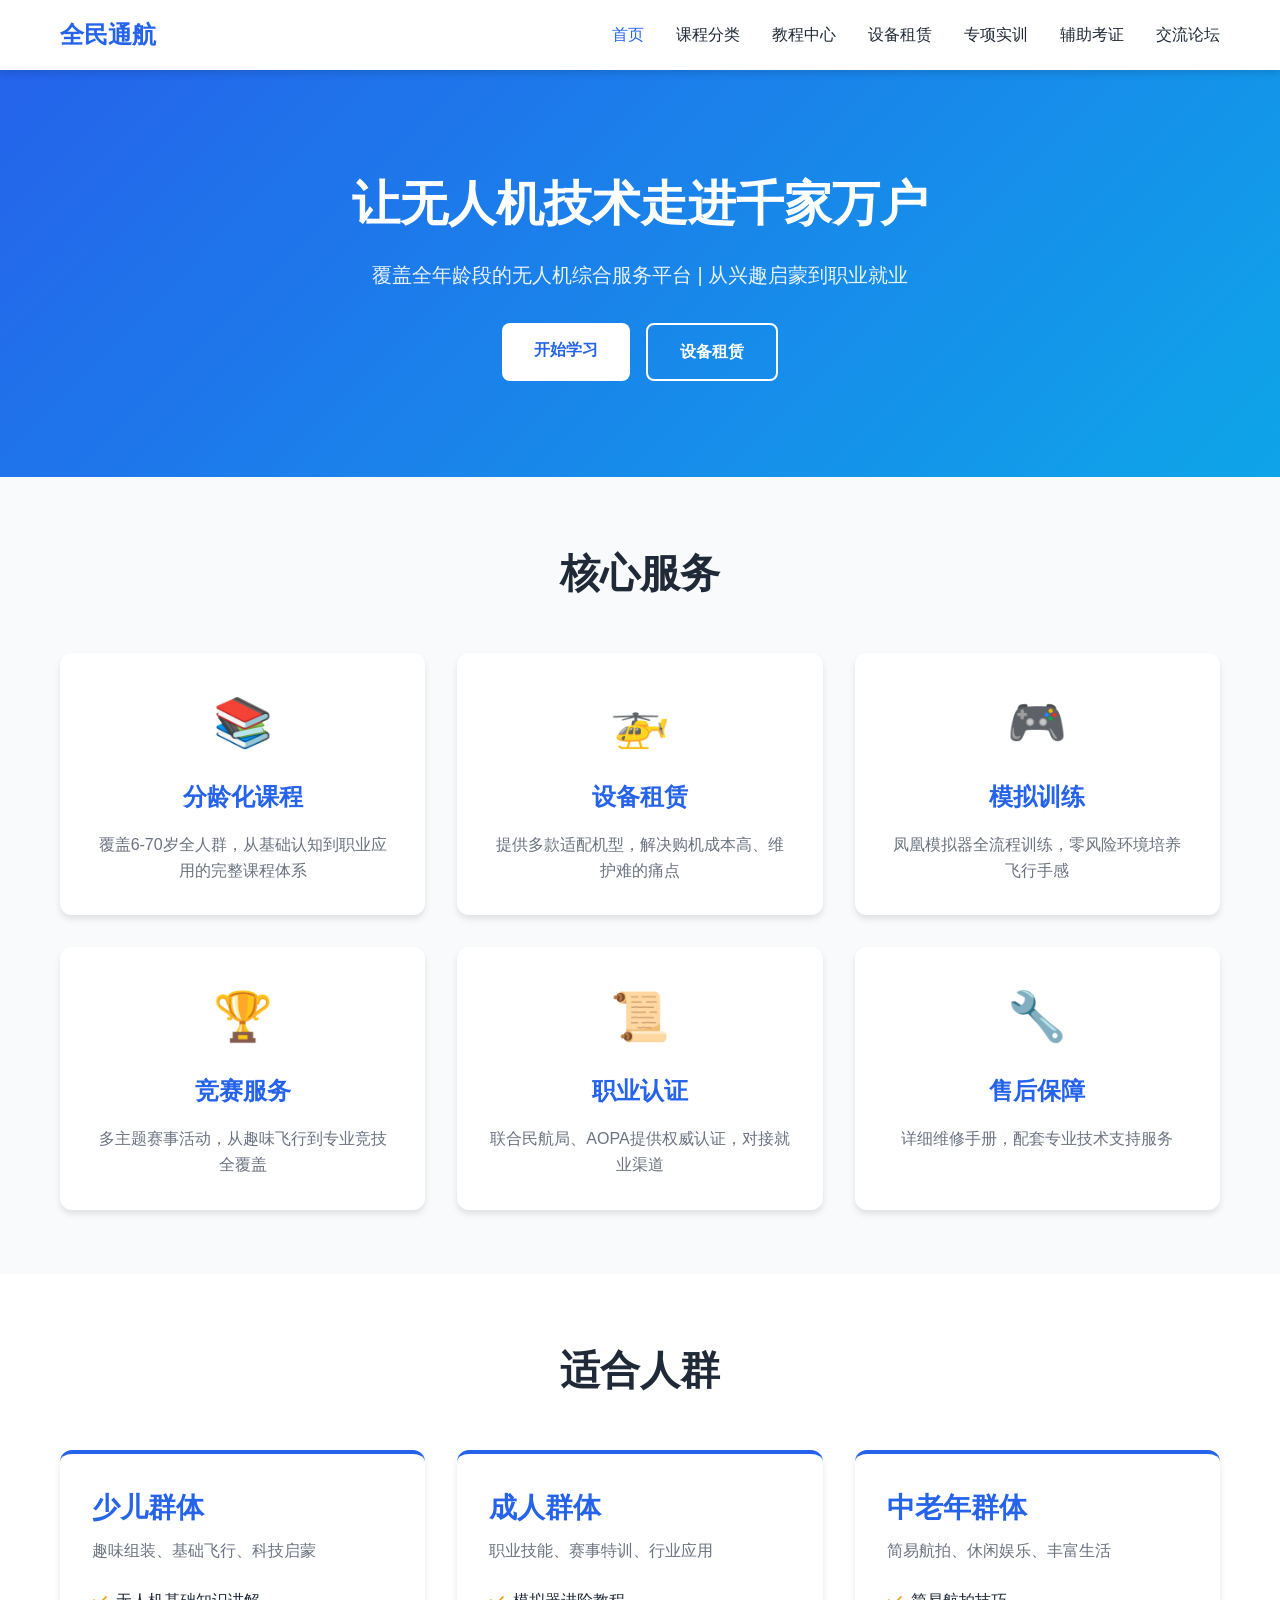
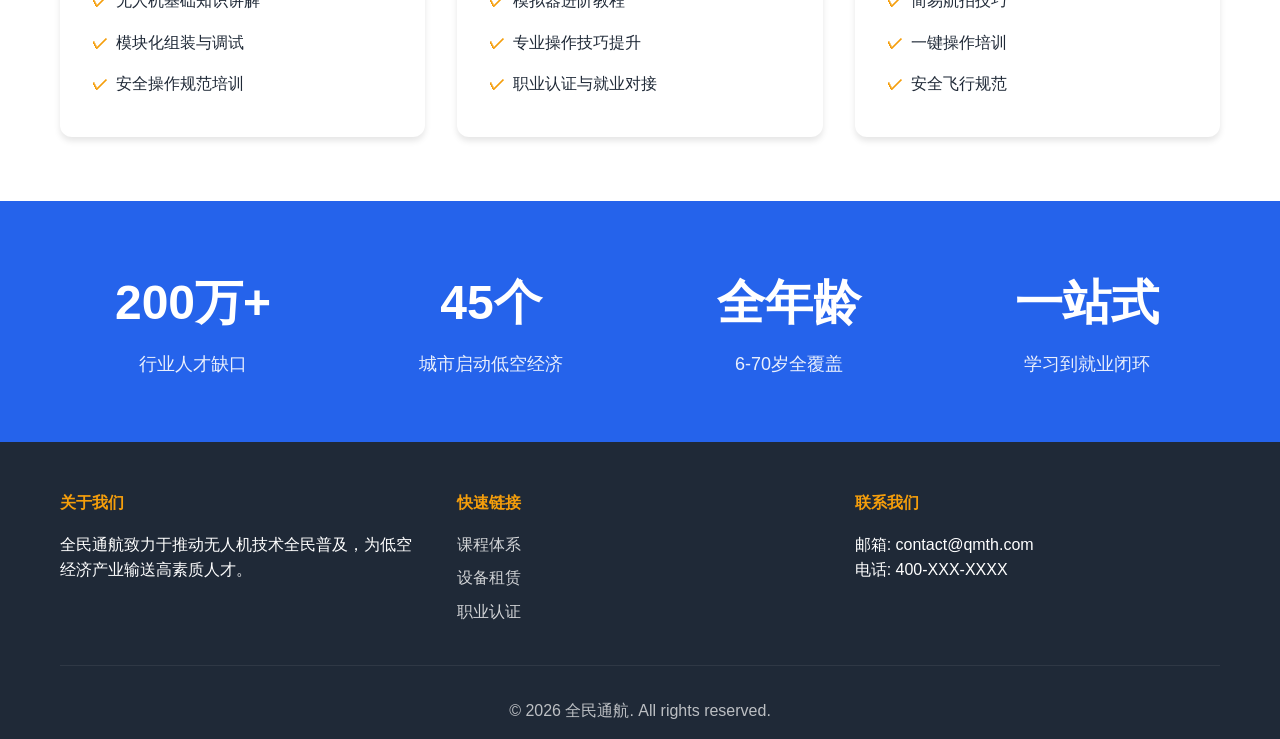
<file: index.html>
<!DOCTYPE html>
<html lang="zh-CN">
<head>
    <meta charset="UTF-8">
    <meta name="viewport" content="width=device-width, initial-scale=1.0">
    <title>全民通航 - 标准化无人机服务与低空人才培育平台</title>
    <link rel="stylesheet" href="styles.css">
</head>
<body>
    <nav class="navbar">
        <div class="container">
            <div class="logo">全民通航</div>
            <ul class="nav-menu">
                <li><a href="index.html" class="active">首页</a></li>
                <li><a href="courses.html">课程分类</a></li>
                <li><a href="tutorials.html">教程中心</a></li>
                <li><a href="rental.html">设备租赁</a></li>
                <li><a href="training.html">专项实训</a></li>
                <li><a href="certification.html">辅助考证</a></li>
                <li><a href="forum.html">交流论坛</a></li>
            </ul>
        </div>
    </nav>

    <section class="hero">
        <div class="hero-content">
            <h1>让无人机技术走进千家万户</h1>
            <p>覆盖全年龄段的无人机综合服务平台 | 从兴趣启蒙到职业就业</p>
            <div class="hero-buttons">
                <a href="courses.html" class="btn btn-primary">开始学习</a>
                <a href="rental.html" class="btn btn-secondary">设备租赁</a>
            </div>
        </div>
    </section>

    <section class="features">
        <div class="container">
            <h2 class="section-title">核心服务</h2>
            <div class="feature-grid">
                <div class="feature-card">
                    <div class="feature-icon">📚</div>
                    <h3>分龄化课程</h3>
                    <p>覆盖6-70岁全人群，从基础认知到职业应用的完整课程体系</p>
                </div>
                <div class="feature-card">
                    <div class="feature-icon">🚁</div>
                    <h3>设备租赁</h3>
                    <p>提供多款适配机型，解决购机成本高、维护难的痛点</p>
                </div>
                <div class="feature-card">
                    <div class="feature-icon">🎮</div>
                    <h3>模拟训练</h3>
                    <p>凤凰模拟器全流程训练，零风险环境培养飞行手感</p>
                </div>
                <div class="feature-card">
                    <div class="feature-icon">🏆</div>
                    <h3>竞赛服务</h3>
                    <p>多主题赛事活动，从趣味飞行到专业竞技全覆盖</p>
                </div>
                <div class="feature-card">
                    <div class="feature-icon">📜</div>
                    <h3>职业认证</h3>
                    <p>联合民航局、AOPA提供权威认证，对接就业渠道</p>
                </div>
                <div class="feature-card">
                    <div class="feature-icon">🔧</div>
                    <h3>售后保障</h3>
                    <p>详细维修手册，配套专业技术支持服务</p>
                </div>
            </div>
        </div>
    </section>

    <section class="target-groups">
        <div class="container">
            <h2 class="section-title">适合人群</h2>
            <div class="groups-grid">
                <div class="group-card">
                    <h3>少儿群体</h3>
                    <p>趣味组装、基础飞行、科技启蒙</p>
                    <ul>
                        <li>无人机基础知识讲解</li>
                        <li>模块化组装与调试</li>
                        <li>安全操作规范培训</li>
                    </ul>
                </div>
                <div class="group-card">
                    <h3>成人群体</h3>
                    <p>职业技能、赛事特训、行业应用</p>
                    <ul>
                        <li>模拟器进阶教程</li>
                        <li>专业操作技巧提升</li>
                        <li>职业认证与就业对接</li>
                    </ul>
                </div>
                <div class="group-card">
                    <h3>中老年群体</h3>
                    <p>简易航拍、休闲娱乐、丰富生活</p>
                    <ul>
                        <li>简易航拍技巧</li>
                        <li>一键操作培训</li>
                        <li>安全飞行规范</li>
                    </ul>
                </div>
            </div>
        </div>
    </section>

    <section class="stats">
        <div class="container">
            <div class="stats-grid">
                <div class="stat-item">
                    <div class="stat-number">200万+</div>
                    <div class="stat-label">行业人才缺口</div>
                </div>
                <div class="stat-item">
                    <div class="stat-number">45个</div>
                    <div class="stat-label">城市启动低空经济</div>
                </div>
                <div class="stat-item">
                    <div class="stat-number">全年龄</div>
                    <div class="stat-label">6-70岁全覆盖</div>
                </div>
                <div class="stat-item">
                    <div class="stat-number">一站式</div>
                    <div class="stat-label">学习到就业闭环</div>
                </div>
            </div>
        </div>
    </section>

    <footer class="footer">
        <div class="container">
            <div class="footer-content">
                <div class="footer-section">
                    <h4>关于我们</h4>
                    <p>全民通航致力于推动无人机技术全民普及，为低空经济产业输送高素质人才。</p>
                </div>
                <div class="footer-section">
                    <h4>快速链接</h4>
                    <ul>
                        <li><a href="courses.html">课程体系</a></li>
                        <li><a href="rental.html">设备租赁</a></li>
                        <li><a href="certification.html">职业认证</a></li>
                    </ul>
                </div>
                <div class="footer-section">
                    <h4>联系我们</h4>
                    <p>邮箱: contact@qmth.com</p>
                    <p>电话: 400-XXX-XXXX</p>
                </div>
            </div>
            <div class="footer-bottom">
                <p>&copy; 2026 全民通航. All rights reserved.</p>
            </div>
        </div>
    </footer>
</body>
</html>
</file>
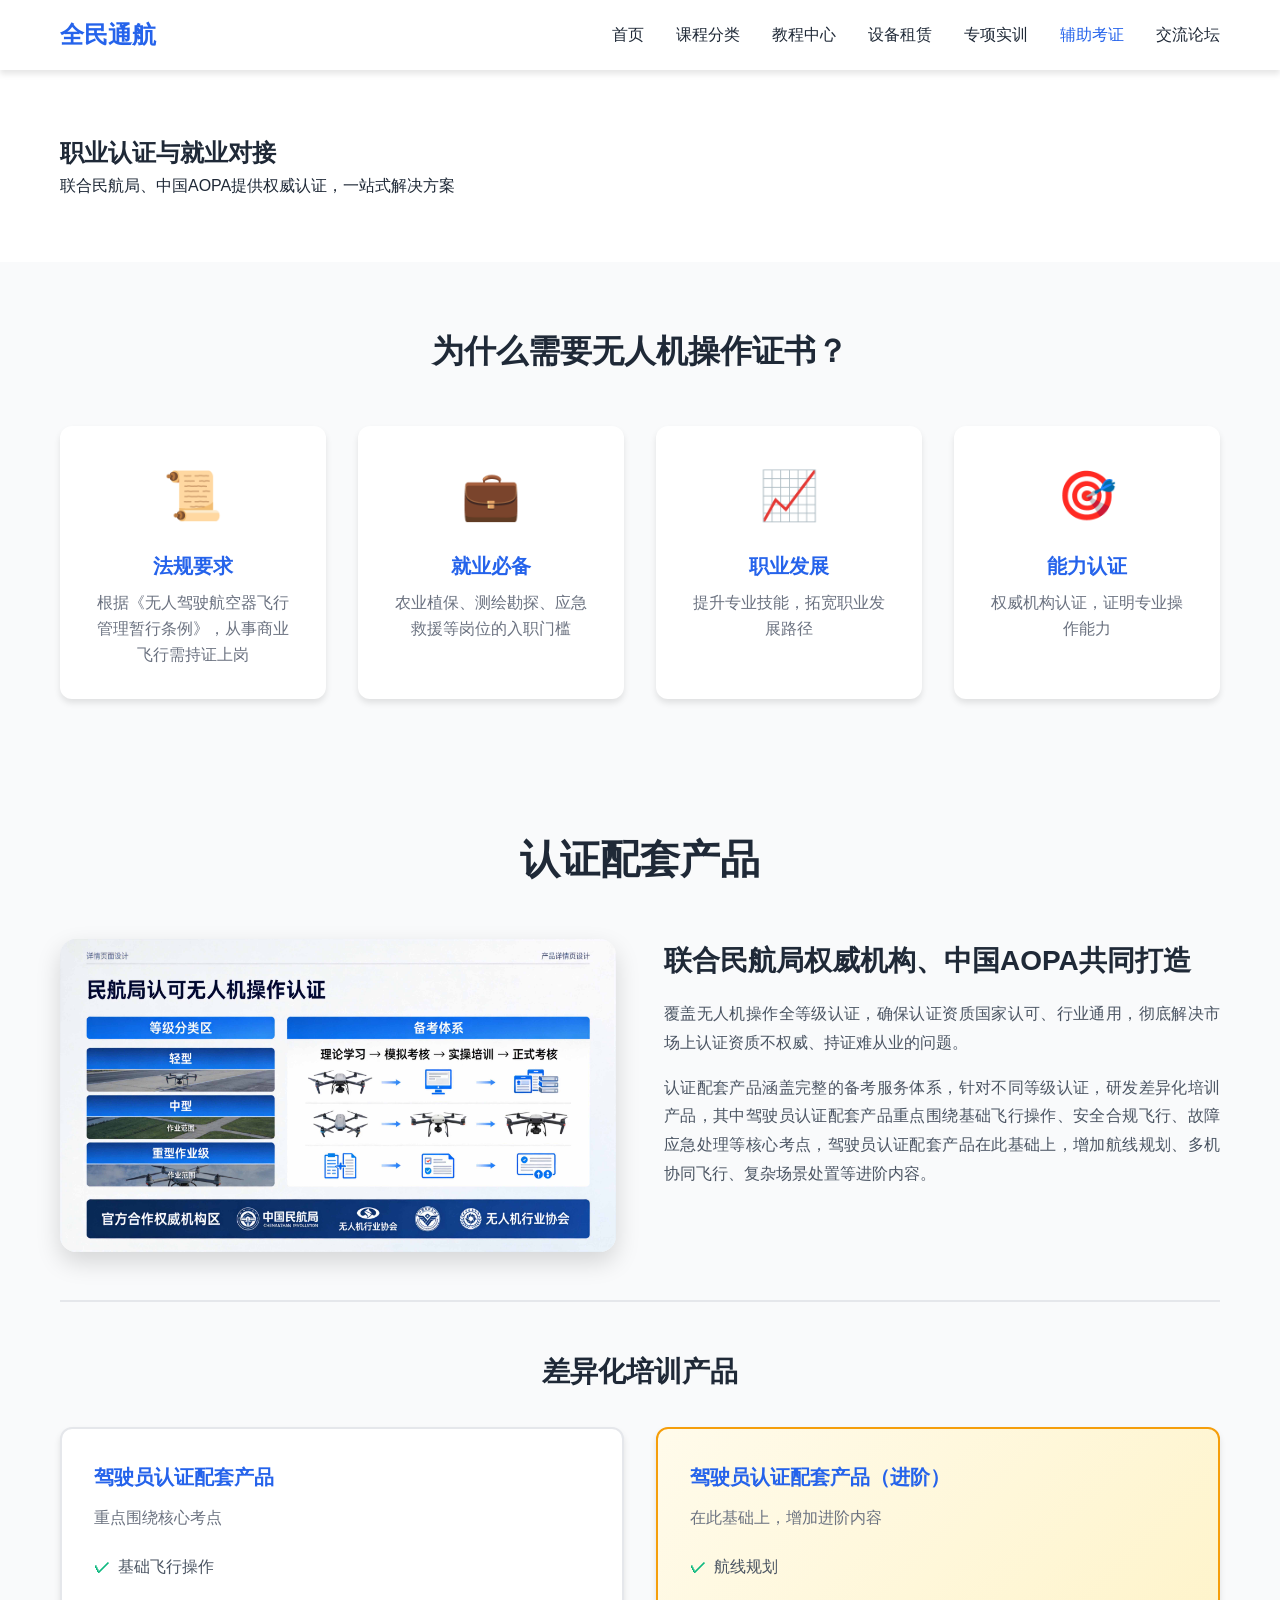
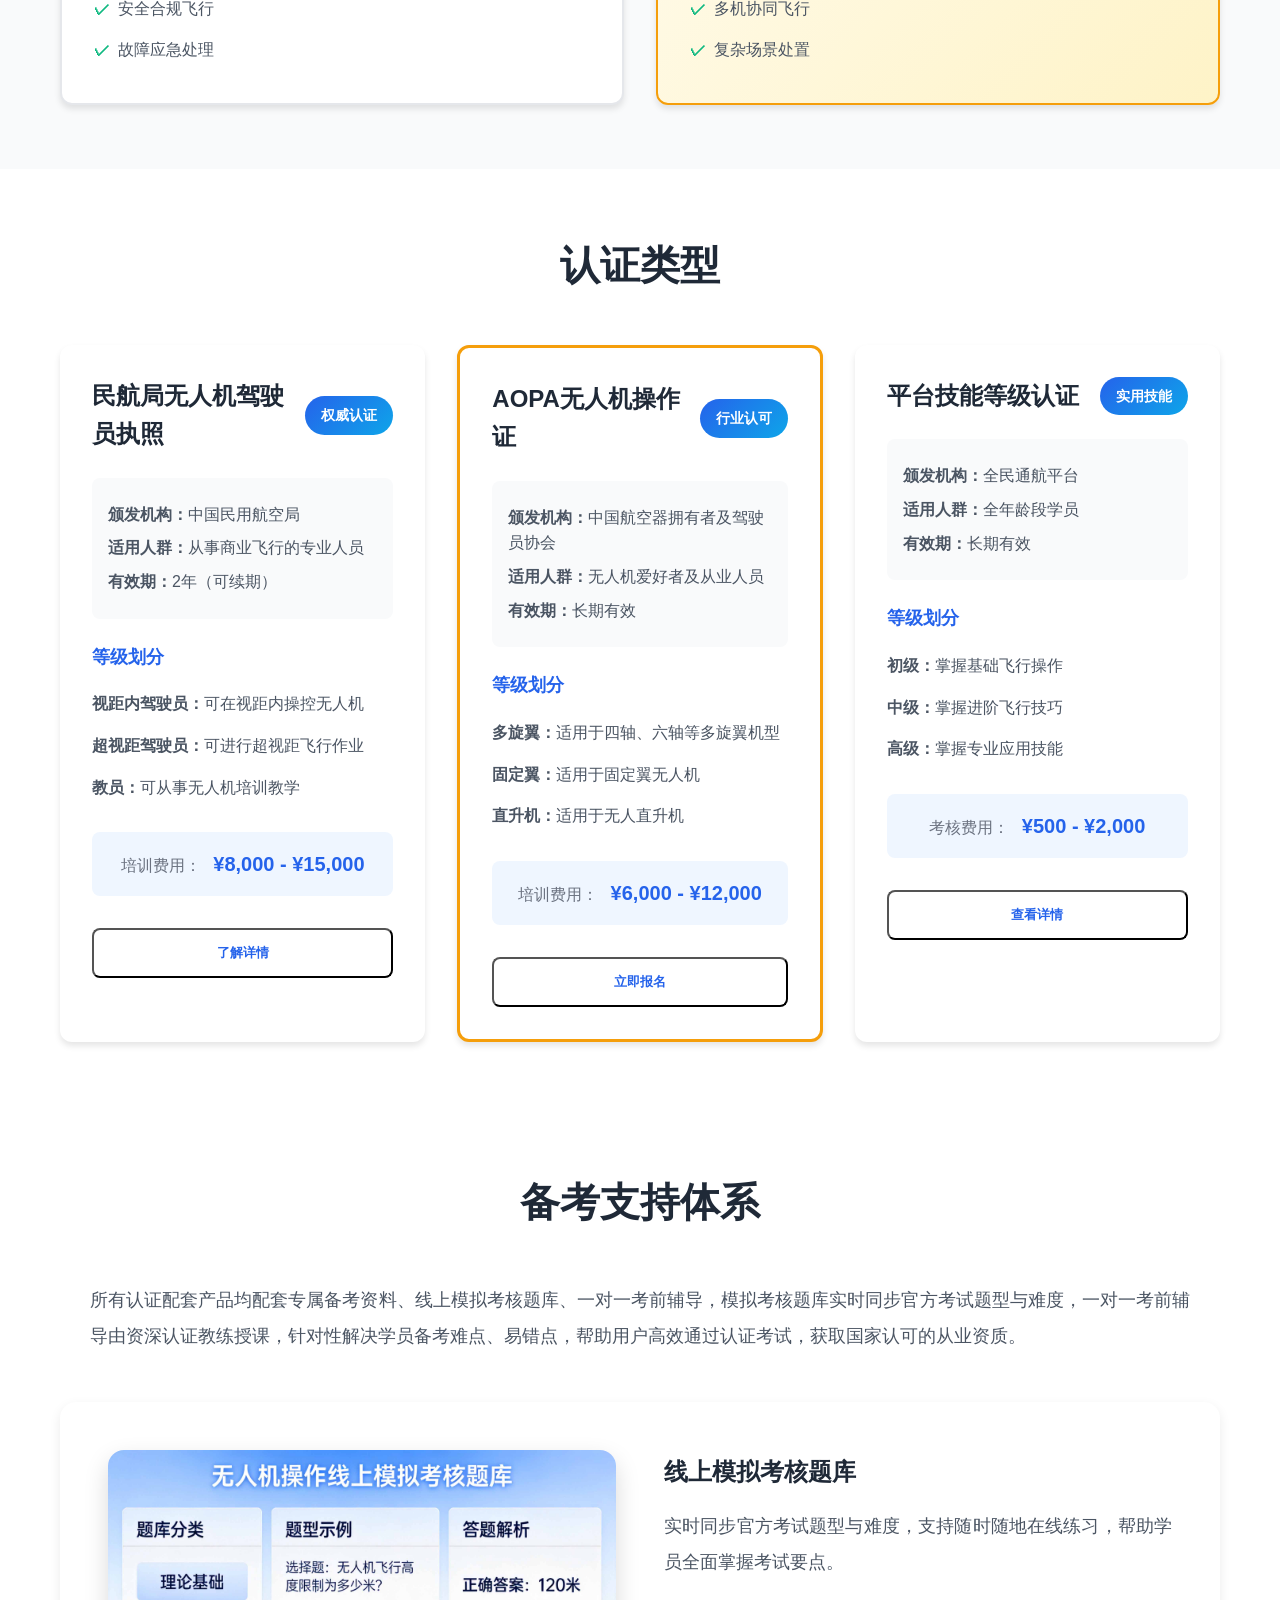
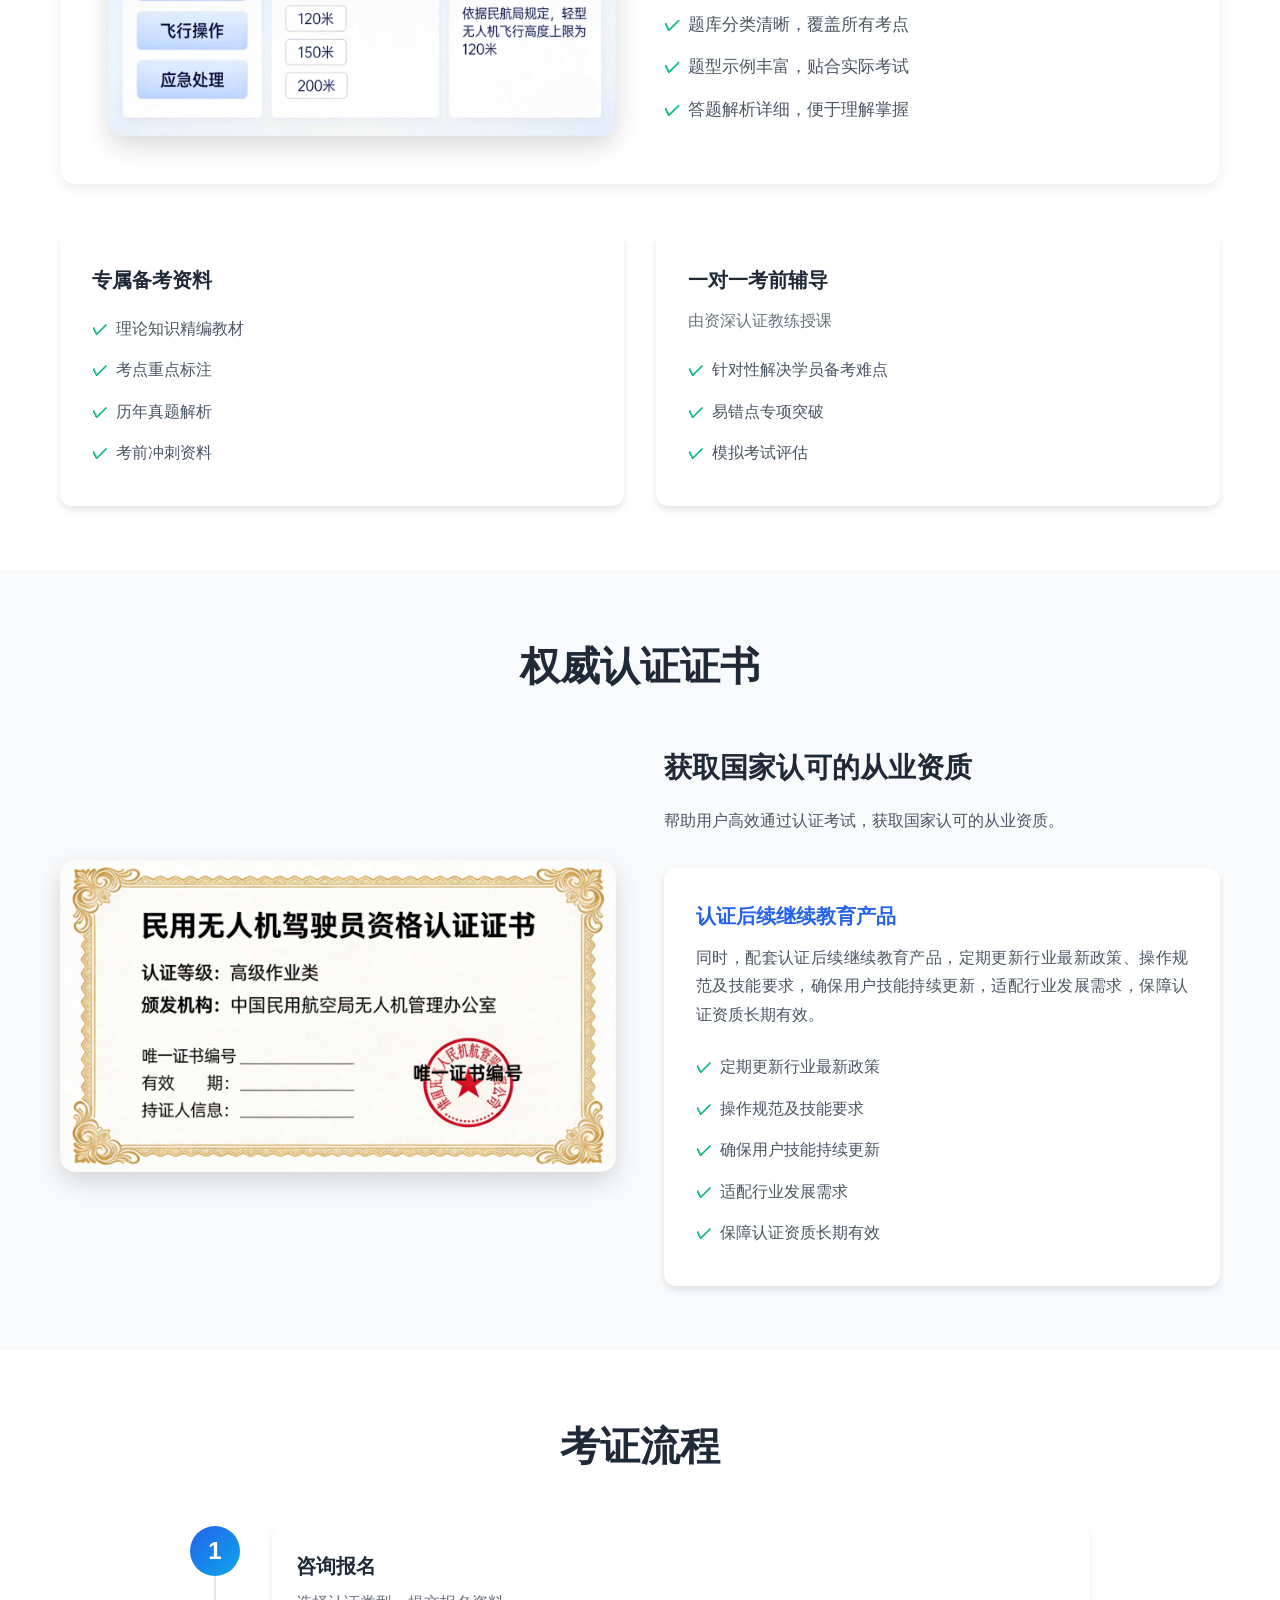
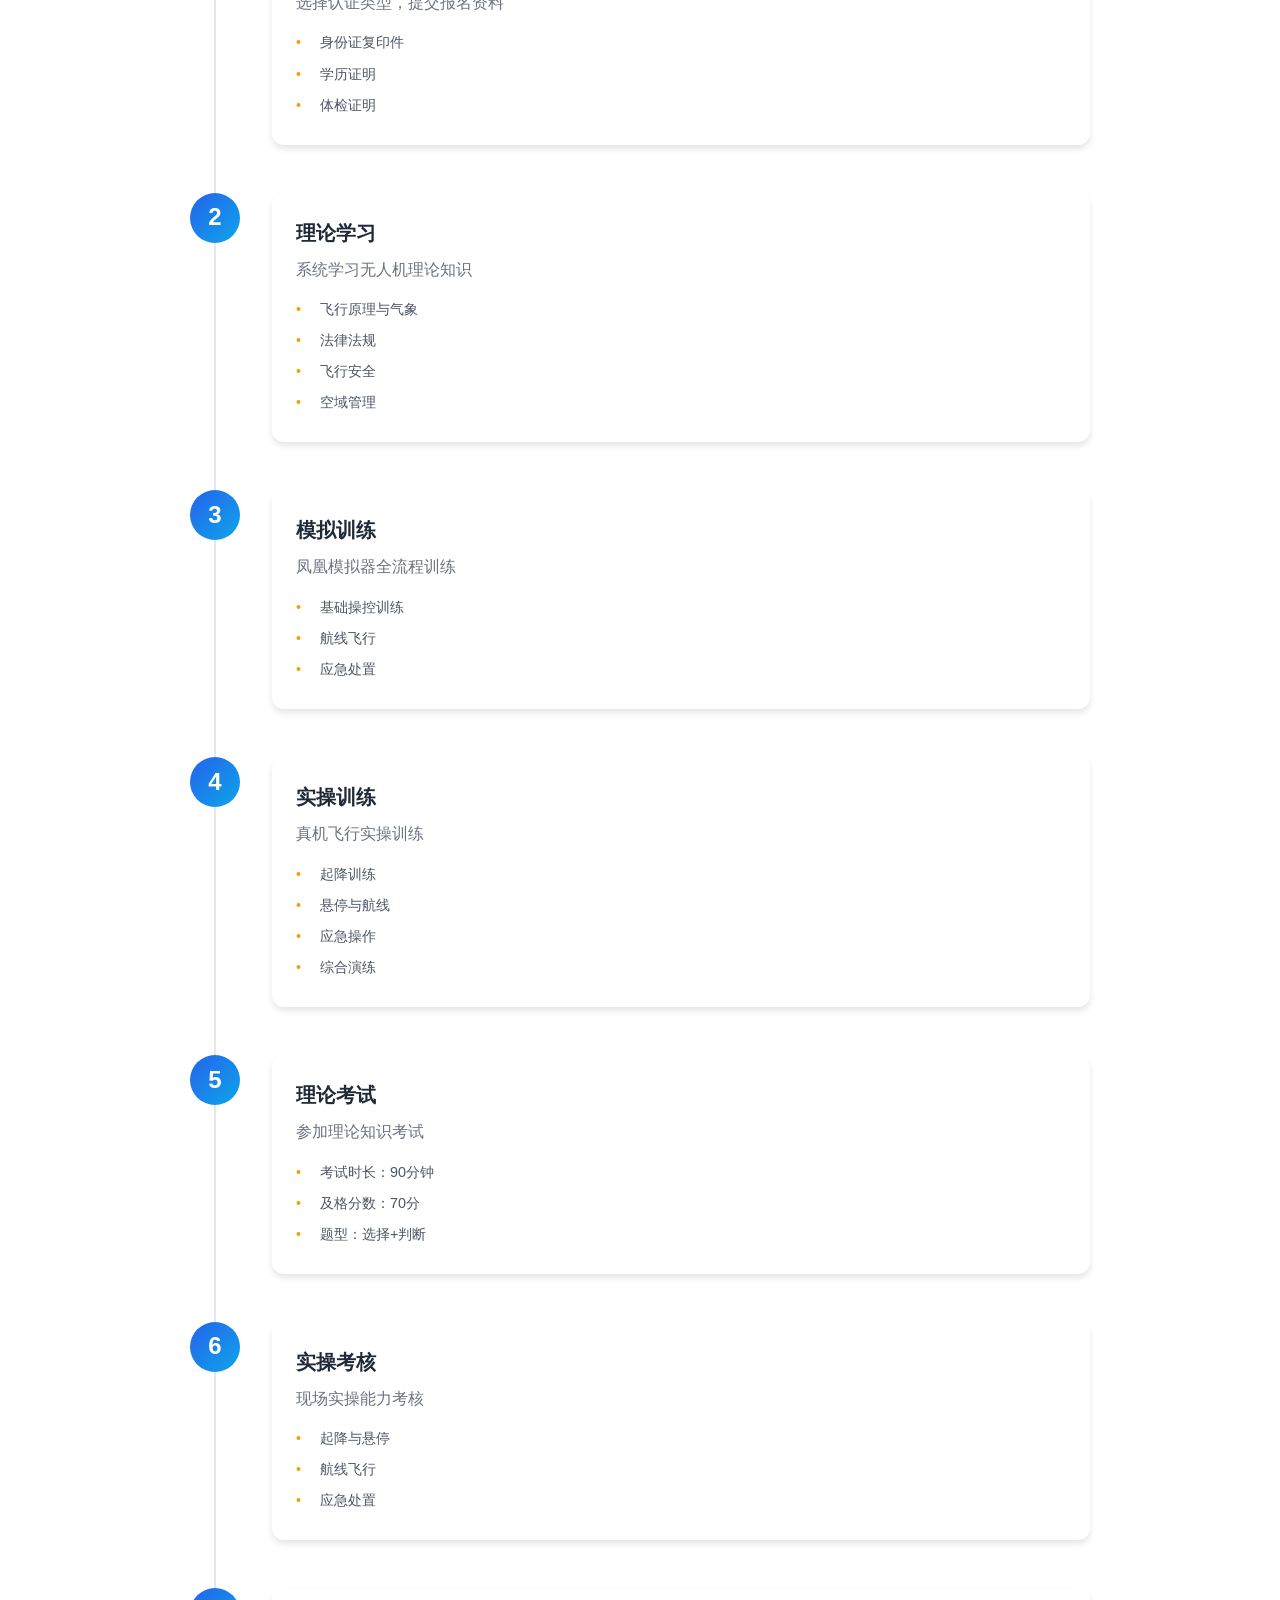
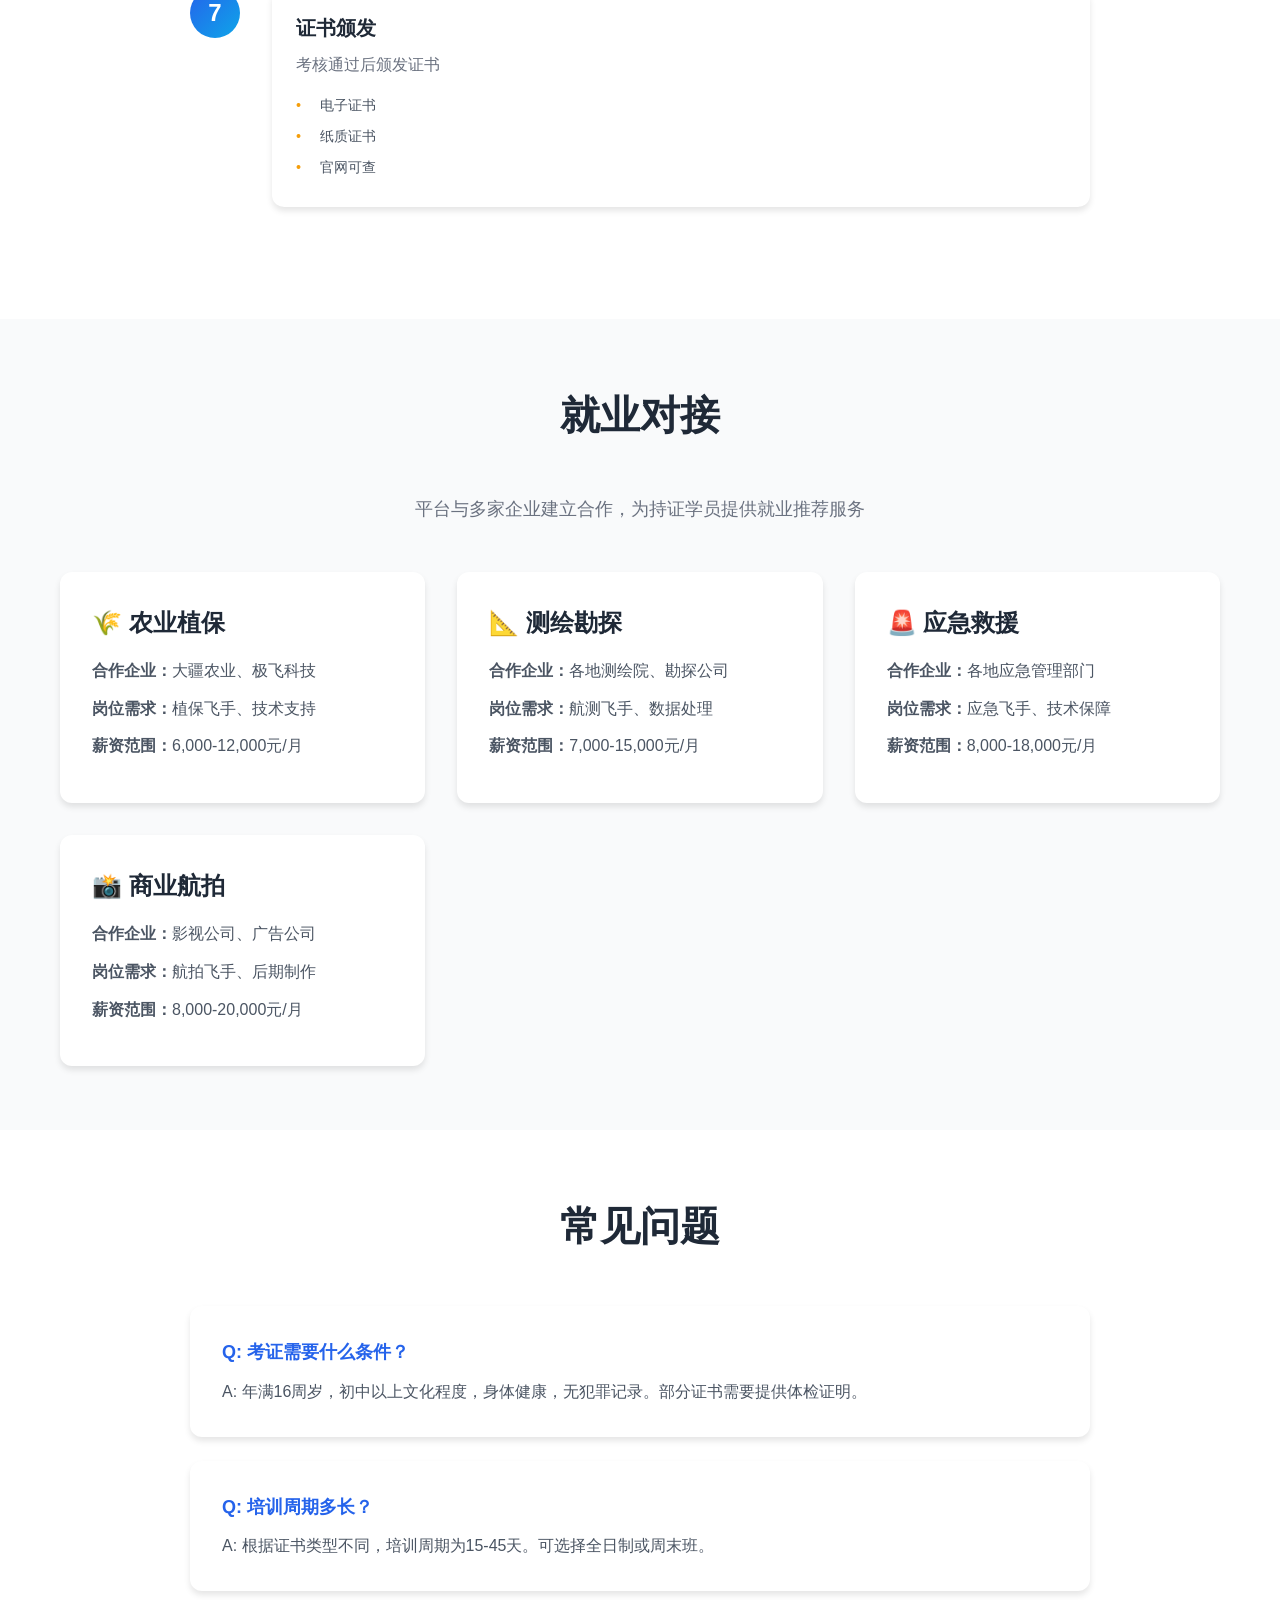
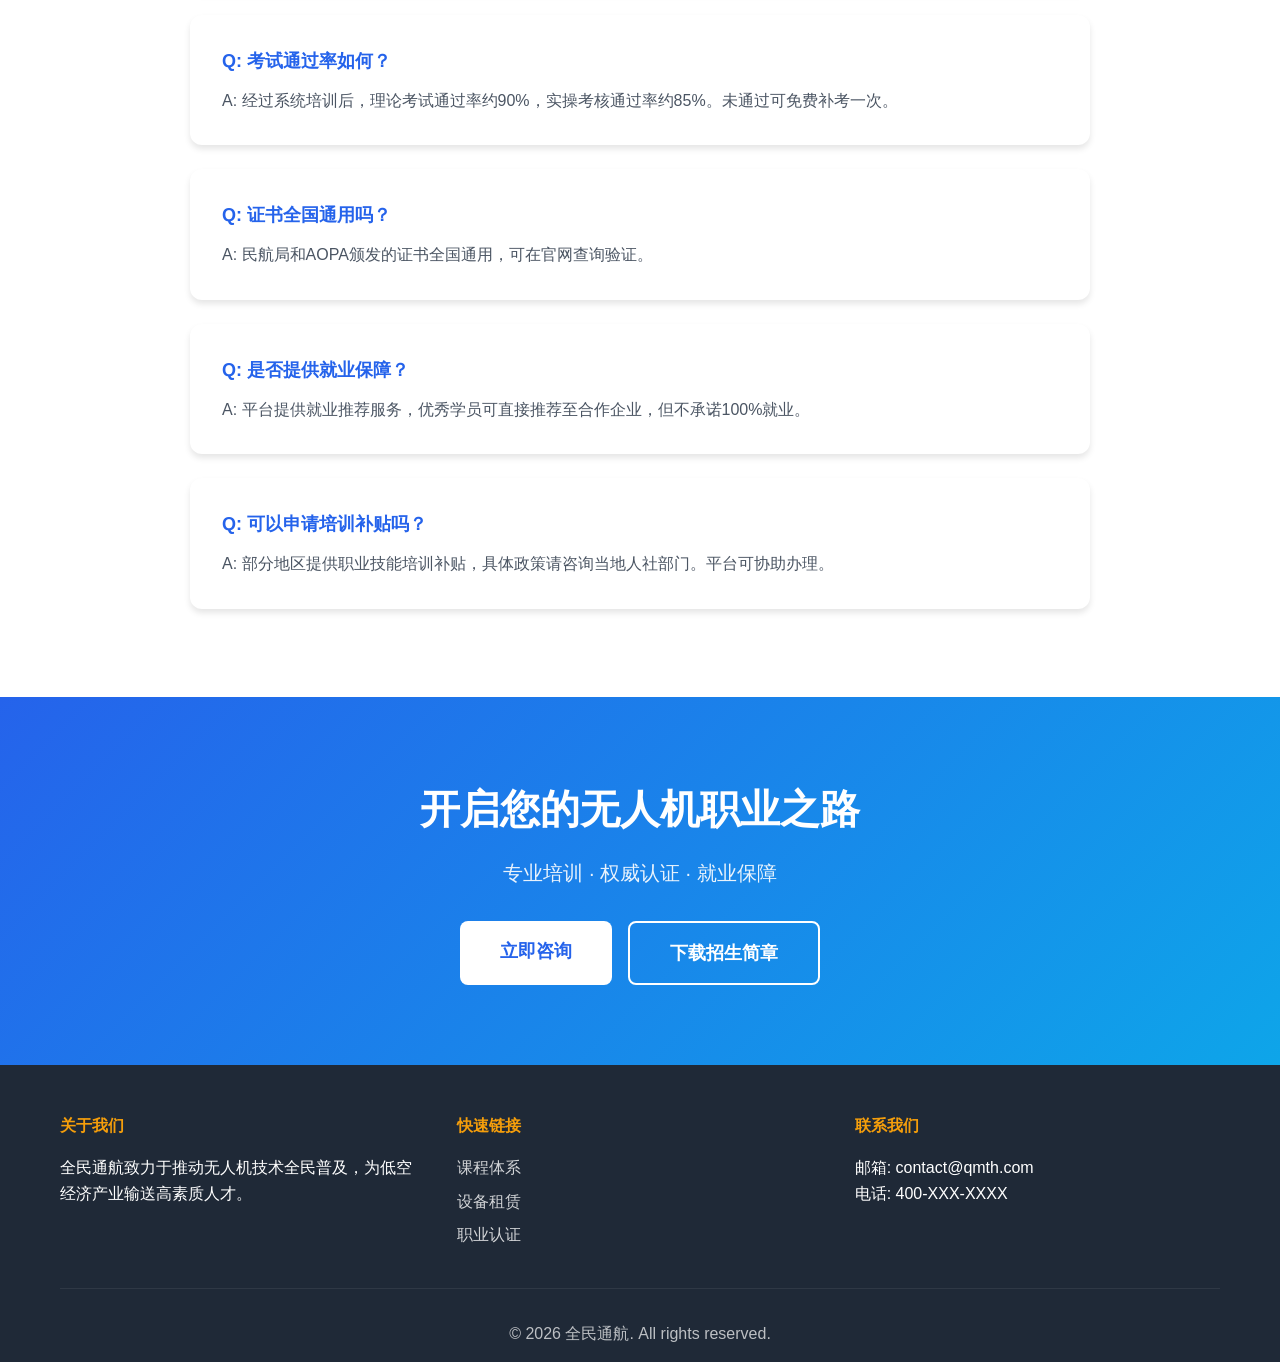
<file: certification.html>
<!DOCTYPE html>
<html lang="zh-CN">
<head>
    <meta charset="UTF-8">
    <meta name="viewport" content="width=device-width, initial-scale=1.0">
    <title>辅助考证 - 全民通航</title>
    <link rel="stylesheet" href="styles.css">
    <link rel="stylesheet" href="certification.css">
</head>
<body>
    <nav class="navbar">
        <div class="container">
            <div class="logo">全民通航</div>
            <ul class="nav-menu">
                <li><a href="index.html">首页</a></li>
                <li><a href="courses.html">课程分类</a></li>
                <li><a href="tutorials.html">教程中心</a></li>
                <li><a href="rental.html">设备租赁</a></li>
                <li><a href="training.html">专项实训</a></li>
                <li><a href="certification.html" class="active">辅助考证</a></li>
                <li><a href="forum.html">交流论坛</a></li>
            </ul>
        </div>
    </nav>

    <section class="page-hero">
        <div class="container">
            <h1>职业认证与就业对接</h1>
            <p>联合民航局、中国AOPA提供权威认证，一站式解决方案</p>
        </div>
    </section>

    <section class="cert-intro">
        <div class="container">
            <div class="intro-content">
                <h2>为什么需要无人机操作证书？</h2>
                <div class="reason-grid">
                    <div class="reason-card">
                        <div class="reason-icon">📜</div>
                        <h3>法规要求</h3>
                        <p>根据《无人驾驶航空器飞行管理暂行条例》，从事商业飞行需持证上岗</p>
                    </div>
                    <div class="reason-card">
                        <div class="reason-icon">💼</div>
                        <h3>就业必备</h3>
                        <p>农业植保、测绘勘探、应急救援等岗位的入职门槛</p>
                    </div>
                    <div class="reason-card">
                        <div class="reason-icon">📈</div>
                        <h3>职业发展</h3>
                        <p>提升专业技能，拓宽职业发展路径</p>
                    </div>
                    <div class="reason-card">
                        <div class="reason-icon">🎯</div>
                        <h3>能力认证</h3>
                        <p>权威机构认证，证明专业操作能力</p>
                    </div>
                </div>
            </div>
        </div>
    </section>

    <section class="cert-overview">
        <div class="container">
            <h2 class="section-title">认证配套产品</h2>
            <div class="overview-content">
                <div class="overview-image">
                    <img src="./images/10.jpg" alt="图12：认证产品详情页面，展示认证等级分类、备考体系、合作权威机构标识，突出认证的权威性与合规性" class="cert-img">
                </div>
                <div class="overview-text">
                    <h3>联合民航局权威机构、中国AOPA共同打造</h3>
                    <p>覆盖无人机操作全等级认证，确保认证资质国家认可、行业通用，彻底解决市场上认证资质不权威、持证难从业的问题。</p>
                    <p>认证配套产品涵盖完整的备考服务体系，针对不同等级认证，研发差异化培训产品，其中驾驶员认证配套产品重点围绕基础飞行操作、安全合规飞行、故障应急处理等核心考点，驾驶员认证配套产品在此基础上，增加航线规划、多机协同飞行、复杂场景处置等进阶内容。</p>
                </div>
            </div>
            
            <div class="cert-products">
                <h3>差异化培训产品</h3>
                <div class="products-grid">
                    <div class="product-card">
                        <h4>驾驶员认证配套产品</h4>
                        <p>重点围绕核心考点</p>
                        <ul>
                            <li>基础飞行操作</li>
                            <li>安全合规飞行</li>
                            <li>故障应急处理</li>
                        </ul>
                    </div>
                    <div class="product-card featured">
                        <h4>驾驶员认证配套产品（进阶）</h4>
                        <p>在此基础上，增加进阶内容</p>
                        <ul>
                            <li>航线规划</li>
                            <li>多机协同飞行</li>
                            <li>复杂场景处置</li>
                        </ul>
                    </div>
                </div>
            </div>
        </div>
    </section>

    <section class="cert-types">
        <div class="container">
            <h2 class="section-title">认证类型</h2>
            <div class="types-grid">
                <div class="type-card">
                    <div class="type-header">
                        <h3>民航局无人机驾驶员执照</h3>
                        <span class="type-badge">权威认证</span>
                    </div>
                    <div class="type-content">
                        <div class="type-info">
                            <p><strong>颁发机构：</strong>中国民用航空局</p>
                            <p><strong>适用人群：</strong>从事商业飞行的专业人员</p>
                            <p><strong>有效期：</strong>2年（可续期）</p>
                        </div>
                        <div class="type-levels">
                            <h4>等级划分</h4>
                            <ul>
                                <li><strong>视距内驾驶员：</strong>可在视距内操控无人机</li>
                                <li><strong>超视距驾驶员：</strong>可进行超视距飞行作业</li>
                                <li><strong>教员：</strong>可从事无人机培训教学</li>
                            </ul>
                        </div>
                        <div class="type-price">
                            <span class="price-label">培训费用：</span>
                            <span class="price-value">¥8,000 - ¥15,000</span>
                        </div>
                    </div>
                    <button class="btn btn-primary">了解详情</button>
                </div>

                <div class="type-card featured">
                    <div class="type-header">
                        <h3>AOPA无人机操作证</h3>
                        <span class="type-badge">行业认可</span>
                    </div>
                    <div class="type-content">
                        <div class="type-info">
                            <p><strong>颁发机构：</strong>中国航空器拥有者及驾驶员协会</p>
                            <p><strong>适用人群：</strong>无人机爱好者及从业人员</p>
                            <p><strong>有效期：</strong>长期有效</p>
                        </div>
                        <div class="type-levels">
                            <h4>等级划分</h4>
                            <ul>
                                <li><strong>多旋翼：</strong>适用于四轴、六轴等多旋翼机型</li>
                                <li><strong>固定翼：</strong>适用于固定翼无人机</li>
                                <li><strong>直升机：</strong>适用于无人直升机</li>
                            </ul>
                        </div>
                        <div class="type-price">
                            <span class="price-label">培训费用：</span>
                            <span class="price-value">¥6,000 - ¥12,000</span>
                        </div>
                    </div>
                    <button class="btn btn-primary">立即报名</button>
                </div>

                <div class="type-card">
                    <div class="type-header">
                        <h3>平台技能等级认证</h3>
                        <span class="type-badge">实用技能</span>
                    </div>
                    <div class="type-content">
                        <div class="type-info">
                            <p><strong>颁发机构：</strong>全民通航平台</p>
                            <p><strong>适用人群：</strong>全年龄段学员</p>
                            <p><strong>有效期：</strong>长期有效</p>
                        </div>
                        <div class="type-levels">
                            <h4>等级划分</h4>
                            <ul>
                                <li><strong>初级：</strong>掌握基础飞行操作</li>
                                <li><strong>中级：</strong>掌握进阶飞行技巧</li>
                                <li><strong>高级：</strong>掌握专业应用技能</li>
                            </ul>
                        </div>
                        <div class="type-price">
                            <span class="price-label">考核费用：</span>
                            <span class="price-value">¥500 - ¥2,000</span>
                        </div>
                    </div>
                    <button class="btn btn-primary">查看详情</button>
                </div>
            </div>
        </div>
    </section>

    <section class="cert-support">
        <div class="container">
            <h2 class="section-title">备考支持体系</h2>
            <div class="support-intro">
                <p>所有认证配套产品均配套专属备考资料、线上模拟考核题库、一对一考前辅导，模拟考核题库实时同步官方考试题型与难度，一对一考前辅导由资深认证教练授课，针对性解决学员备考难点、易错点，帮助用户高效通过认证考试，获取国家认可的从业资质。</p>
            </div>

            <!-- 线上模拟考核题库 -->
            <div class="support-card-large">
                <div class="support-content">
                    <div class="support-image">
                        <img src="./images/11.jpg" alt="图13：线上模拟考核题库界面图，展示题库分类、题型示例、答题解析，体现备考的便捷性与针对性" class="support-img">
                    </div>
                    <div class="support-details">
                        <h3>线上模拟考核题库</h3>
                        <p>实时同步官方考试题型与难度，支持随时随地在线练习，帮助学员全面掌握考试要点。</p>
                        <ul>
                            <li>题库分类清晰，覆盖所有考点</li>
                            <li>题型示例丰富，贴合实际考试</li>
                            <li>答题解析详细，便于理解掌握</li>
                        </ul>
                    </div>
                </div>
            </div>

            <!-- 专属备考资料 & 一对一辅导 -->
            <div class="support-grid">
                <div class="support-card">
                    <h3>专属备考资料</h3>
                    <ul>
                        <li>理论知识精编教材</li>
                        <li>考点重点标注</li>
                        <li>历年真题解析</li>
                        <li>考前冲刺资料</li>
                    </ul>
                </div>
                <div class="support-card">
                    <h3>一对一考前辅导</h3>
                    <p>由资深认证教练授课</p>
                    <ul>
                        <li>针对性解决学员备考难点</li>
                        <li>易错点专项突破</li>
                        <li>模拟考试评估</li>
                    </ul>
                </div>
            </div>
        </div>
    </section>

    <section class="cert-certificate">
        <div class="container">
            <h2 class="section-title">权威认证证书</h2>
            <div class="certificate-showcase">
                <div class="certificate-image">
                    <img src="./images/12.jpg" alt="图14：权威认证证书样本图，清晰展示证书样式、认证等级、颁发机构，突出证书的权威性" class="certificate-img">
                </div>
                <div class="certificate-info">
                    <h3>获取国家认可的从业资质</h3>
                    <p>帮助用户高效通过认证考试，获取国家认可的从业资质。</p>
                    <div class="continuing-education">
                        <h4>认证后续继续教育产品</h4>
                        <p>同时，配套认证后续继续教育产品，定期更新行业最新政策、操作规范及技能要求，确保用户技能持续更新，适配行业发展需求，保障认证资质长期有效。</p>
                        <ul>
                            <li>定期更新行业最新政策</li>
                            <li>操作规范及技能要求</li>
                            <li>确保用户技能持续更新</li>
                            <li>适配行业发展需求</li>
                            <li>保障认证资质长期有效</li>
                        </ul>
                    </div>
                </div>
            </div>
        </div>
    </section>

    <section class="cert-process">
        <div class="container">
            <h2 class="section-title">考证流程</h2>
            <div class="process-timeline">
                <div class="timeline-item">
                    <div class="timeline-dot">1</div>
                    <div class="timeline-content">
                        <h3>咨询报名</h3>
                        <p>选择认证类型，提交报名资料</p>
                        <ul>
                            <li>身份证复印件</li>
                            <li>学历证明</li>
                            <li>体检证明</li>
                        </ul>
                    </div>
                </div>
                <div class="timeline-item">
                    <div class="timeline-dot">2</div>
                    <div class="timeline-content">
                        <h3>理论学习</h3>
                        <p>系统学习无人机理论知识</p>
                        <ul>
                            <li>飞行原理与气象</li>
                            <li>法律法规</li>
                            <li>飞行安全</li>
                            <li>空域管理</li>
                        </ul>
                    </div>
                </div>
                <div class="timeline-item">
                    <div class="timeline-dot">3</div>
                    <div class="timeline-content">
                        <h3>模拟训练</h3>
                        <p>凤凰模拟器全流程训练</p>
                        <ul>
                            <li>基础操控训练</li>
                            <li>航线飞行</li>
                            <li>应急处置</li>
                        </ul>
                    </div>
                </div>
                <div class="timeline-item">
                    <div class="timeline-dot">4</div>
                    <div class="timeline-content">
                        <h3>实操训练</h3>
                        <p>真机飞行实操训练</p>
                        <ul>
                            <li>起降训练</li>
                            <li>悬停与航线</li>
                            <li>应急操作</li>
                            <li>综合演练</li>
                        </ul>
                    </div>
                </div>
                <div class="timeline-item">
                    <div class="timeline-dot">5</div>
                    <div class="timeline-content">
                        <h3>理论考试</h3>
                        <p>参加理论知识考试</p>
                        <ul>
                            <li>考试时长：90分钟</li>
                            <li>及格分数：70分</li>
                            <li>题型：选择+判断</li>
                        </ul>
                    </div>
                </div>
                <div class="timeline-item">
                    <div class="timeline-dot">6</div>
                    <div class="timeline-content">
                        <h3>实操考核</h3>
                        <p>现场实操能力考核</p>
                        <ul>
                            <li>起降与悬停</li>
                            <li>航线飞行</li>
                            <li>应急处置</li>
                        </ul>
                    </div>
                </div>
                <div class="timeline-item">
                    <div class="timeline-dot">7</div>
                    <div class="timeline-content">
                        <h3>证书颁发</h3>
                        <p>考核通过后颁发证书</p>
                        <ul>
                            <li>电子证书</li>
                            <li>纸质证书</li>
                            <li>官网可查</li>
                        </ul>
                    </div>
                </div>
            </div>
        </div>
    </section>

    <section class="employment">
        <div class="container">
            <h2 class="section-title">就业对接</h2>
            <div class="employment-intro">
                <p>平台与多家企业建立合作，为持证学员提供就业推荐服务</p>
            </div>
            <div class="partners-grid">
                <div class="partner-card">
                    <h3>🌾 农业植保</h3>
                    <p><strong>合作企业：</strong>大疆农业、极飞科技</p>
                    <p><strong>岗位需求：</strong>植保飞手、技术支持</p>
                    <p><strong>薪资范围：</strong>6,000-12,000元/月</p>
                </div>
                <div class="partner-card">
                    <h3>📐 测绘勘探</h3>
                    <p><strong>合作企业：</strong>各地测绘院、勘探公司</p>
                    <p><strong>岗位需求：</strong>航测飞手、数据处理</p>
                    <p><strong>薪资范围：</strong>7,000-15,000元/月</p>
                </div>
                <div class="partner-card">
                    <h3>🚨 应急救援</h3>
                    <p><strong>合作企业：</strong>各地应急管理部门</p>
                    <p><strong>岗位需求：</strong>应急飞手、技术保障</p>
                    <p><strong>薪资范围：</strong>8,000-18,000元/月</p>
                </div>
                <div class="partner-card">
                    <h3>📸 商业航拍</h3>
                    <p><strong>合作企业：</strong>影视公司、广告公司</p>
                    <p><strong>岗位需求：</strong>航拍飞手、后期制作</p>
                    <p><strong>薪资范围：</strong>8,000-20,000元/月</p>
                </div>
            </div>
        </div>
    </section>

    <section class="faq">
        <div class="container">
            <h2 class="section-title">常见问题</h2>
            <div class="faq-list">
                <div class="faq-item">
                    <h3>Q: 考证需要什么条件？</h3>
                    <p>A: 年满16周岁，初中以上文化程度，身体健康，无犯罪记录。部分证书需要提供体检证明。</p>
                </div>
                <div class="faq-item">
                    <h3>Q: 培训周期多长？</h3>
                    <p>A: 根据证书类型不同，培训周期为15-45天。可选择全日制或周末班。</p>
                </div>
                <div class="faq-item">
                    <h3>Q: 考试通过率如何？</h3>
                    <p>A: 经过系统培训后，理论考试通过率约90%，实操考核通过率约85%。未通过可免费补考一次。</p>
                </div>
                <div class="faq-item">
                    <h3>Q: 证书全国通用吗？</h3>
                    <p>A: 民航局和AOPA颁发的证书全国通用，可在官网查询验证。</p>
                </div>
                <div class="faq-item">
                    <h3>Q: 是否提供就业保障？</h3>
                    <p>A: 平台提供就业推荐服务，优秀学员可直接推荐至合作企业，但不承诺100%就业。</p>
                </div>
                <div class="faq-item">
                    <h3>Q: 可以申请培训补贴吗？</h3>
                    <p>A: 部分地区提供职业技能培训补贴，具体政策请咨询当地人社部门。平台可协助办理。</p>
                </div>
            </div>
        </div>
    </section>

    <section class="cta-section">
        <div class="container">
            <div class="cta-content">
                <h2>开启您的无人机职业之路</h2>
                <p>专业培训 · 权威认证 · 就业保障</p>
                <div class="cta-buttons">
                    <a href="#" class="btn btn-primary">立即咨询</a>
                    <a href="#" class="btn btn-secondary">下载招生简章</a>
                </div>
            </div>
        </div>
    </section>

    <footer class="footer">
        <div class="container">
            <div class="footer-content">
                <div class="footer-section">
                    <h4>关于我们</h4>
                    <p>全民通航致力于推动无人机技术全民普及，为低空经济产业输送高素质人才。</p>
                </div>
                <div class="footer-section">
                    <h4>快速链接</h4>
                    <ul>
                        <li><a href="courses.html">课程体系</a></li>
                        <li><a href="rental.html">设备租赁</a></li>
                        <li><a href="certification.html">职业认证</a></li>
                    </ul>
                </div>
                <div class="footer-section">
                    <h4>联系我们</h4>
                    <p>邮箱: contact@qmth.com</p>
                    <p>电话: 400-XXX-XXXX</p>
                </div>
            </div>
            <div class="footer-bottom">
                <p>&copy; 2026 全民通航. All rights reserved.</p>
            </div>
        </div>
    </footer>
</body>
</html>
</file>
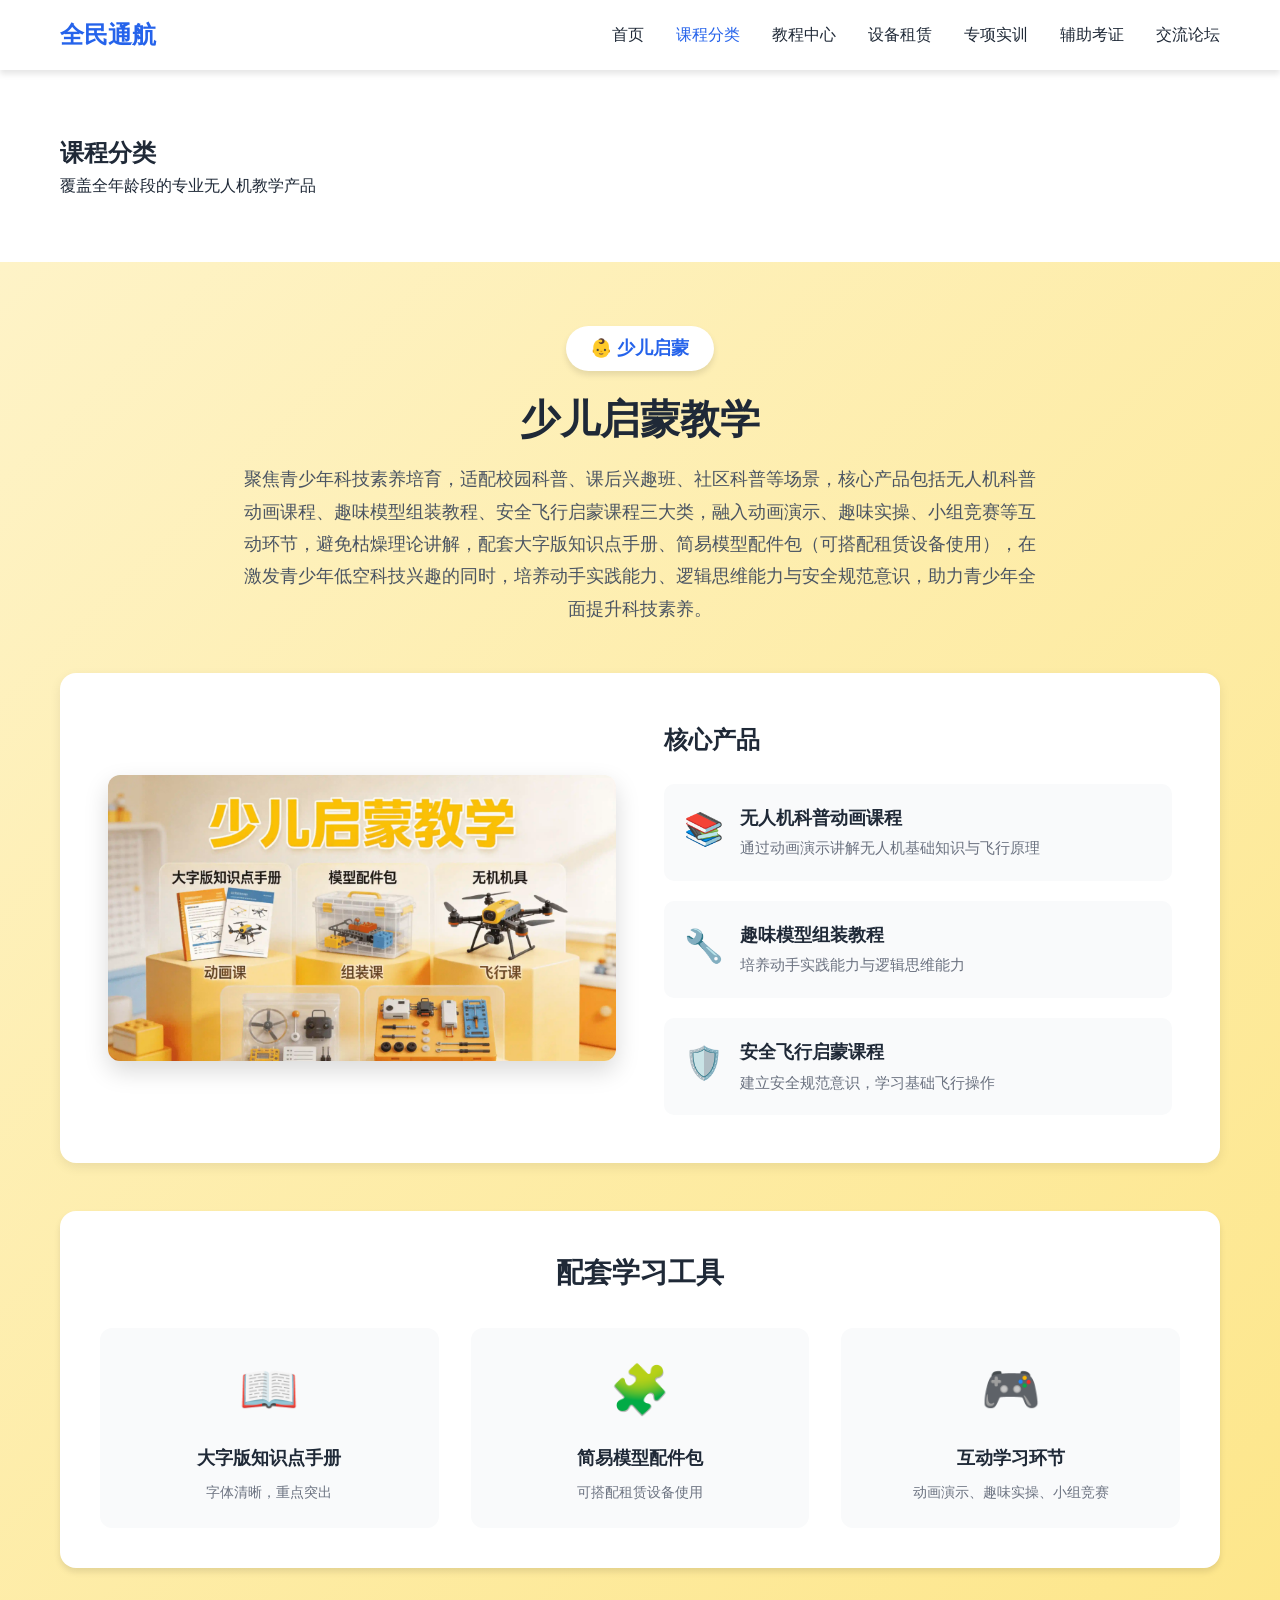
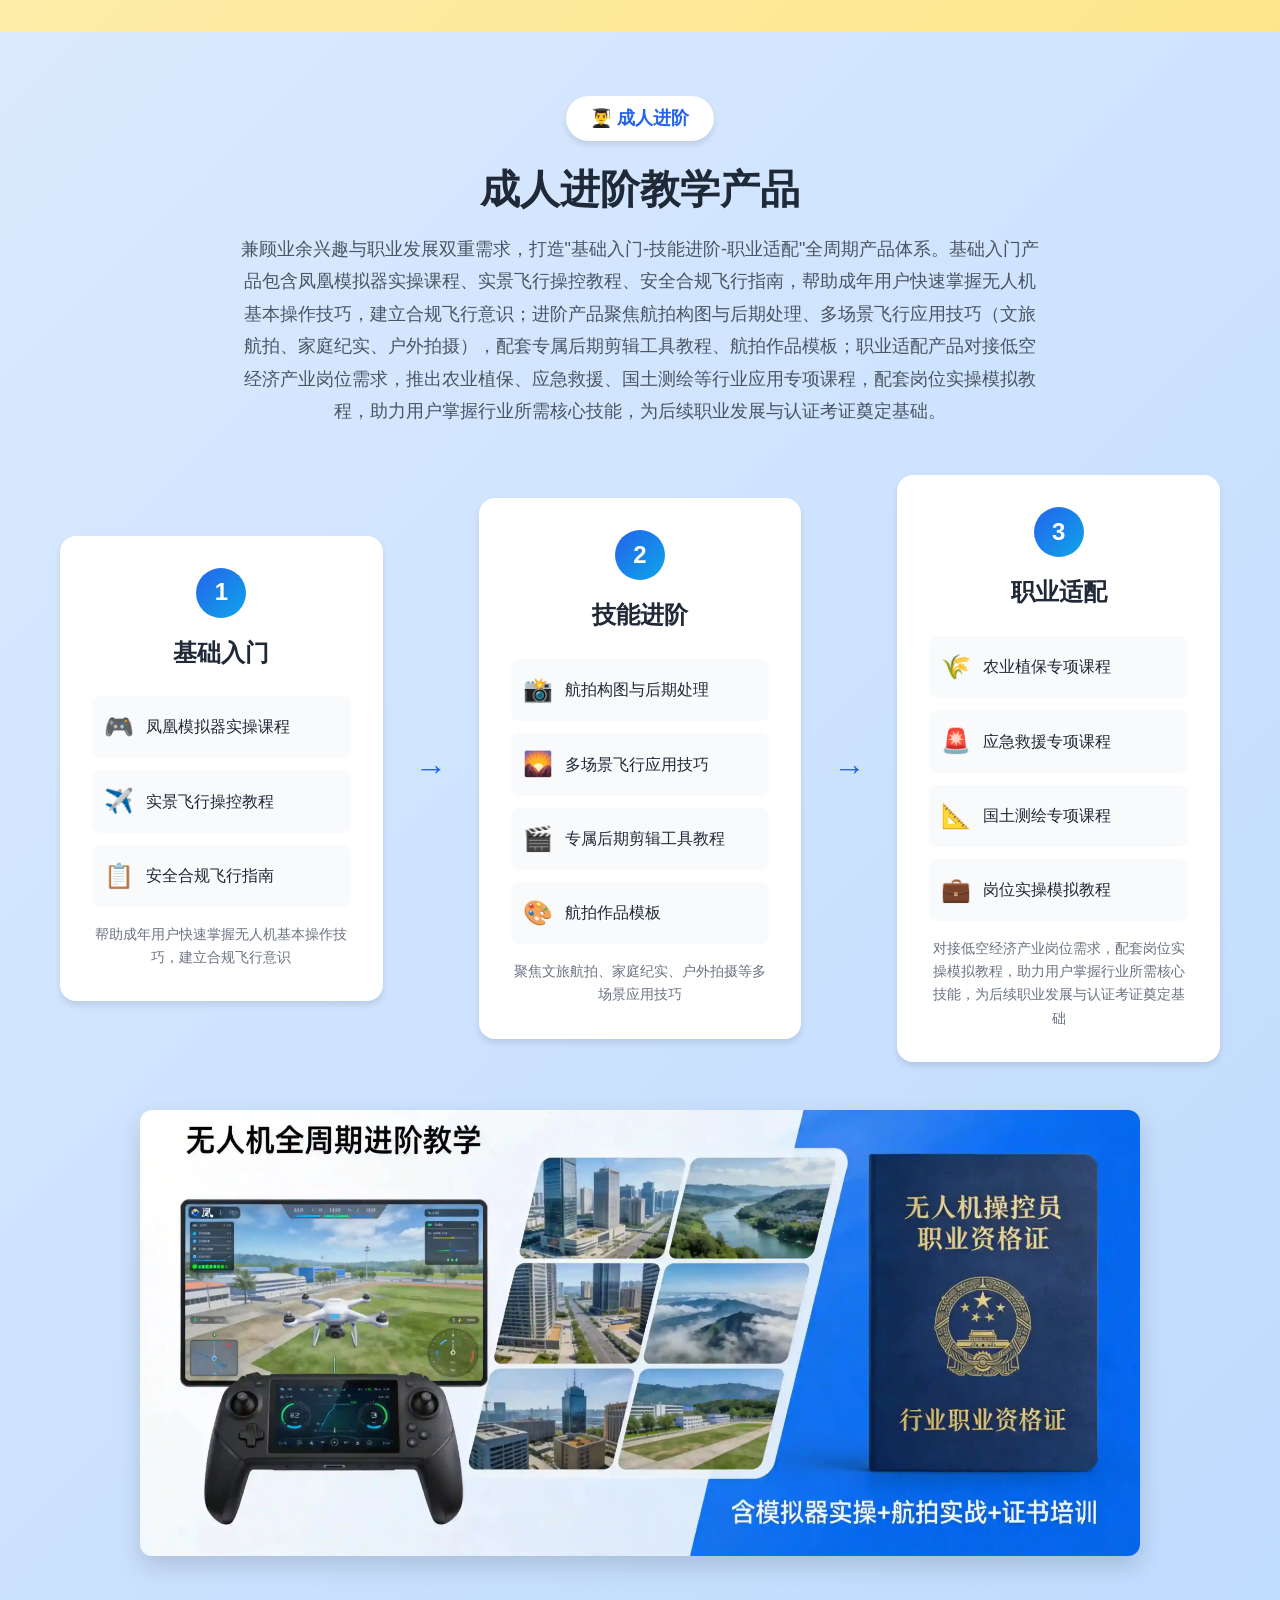
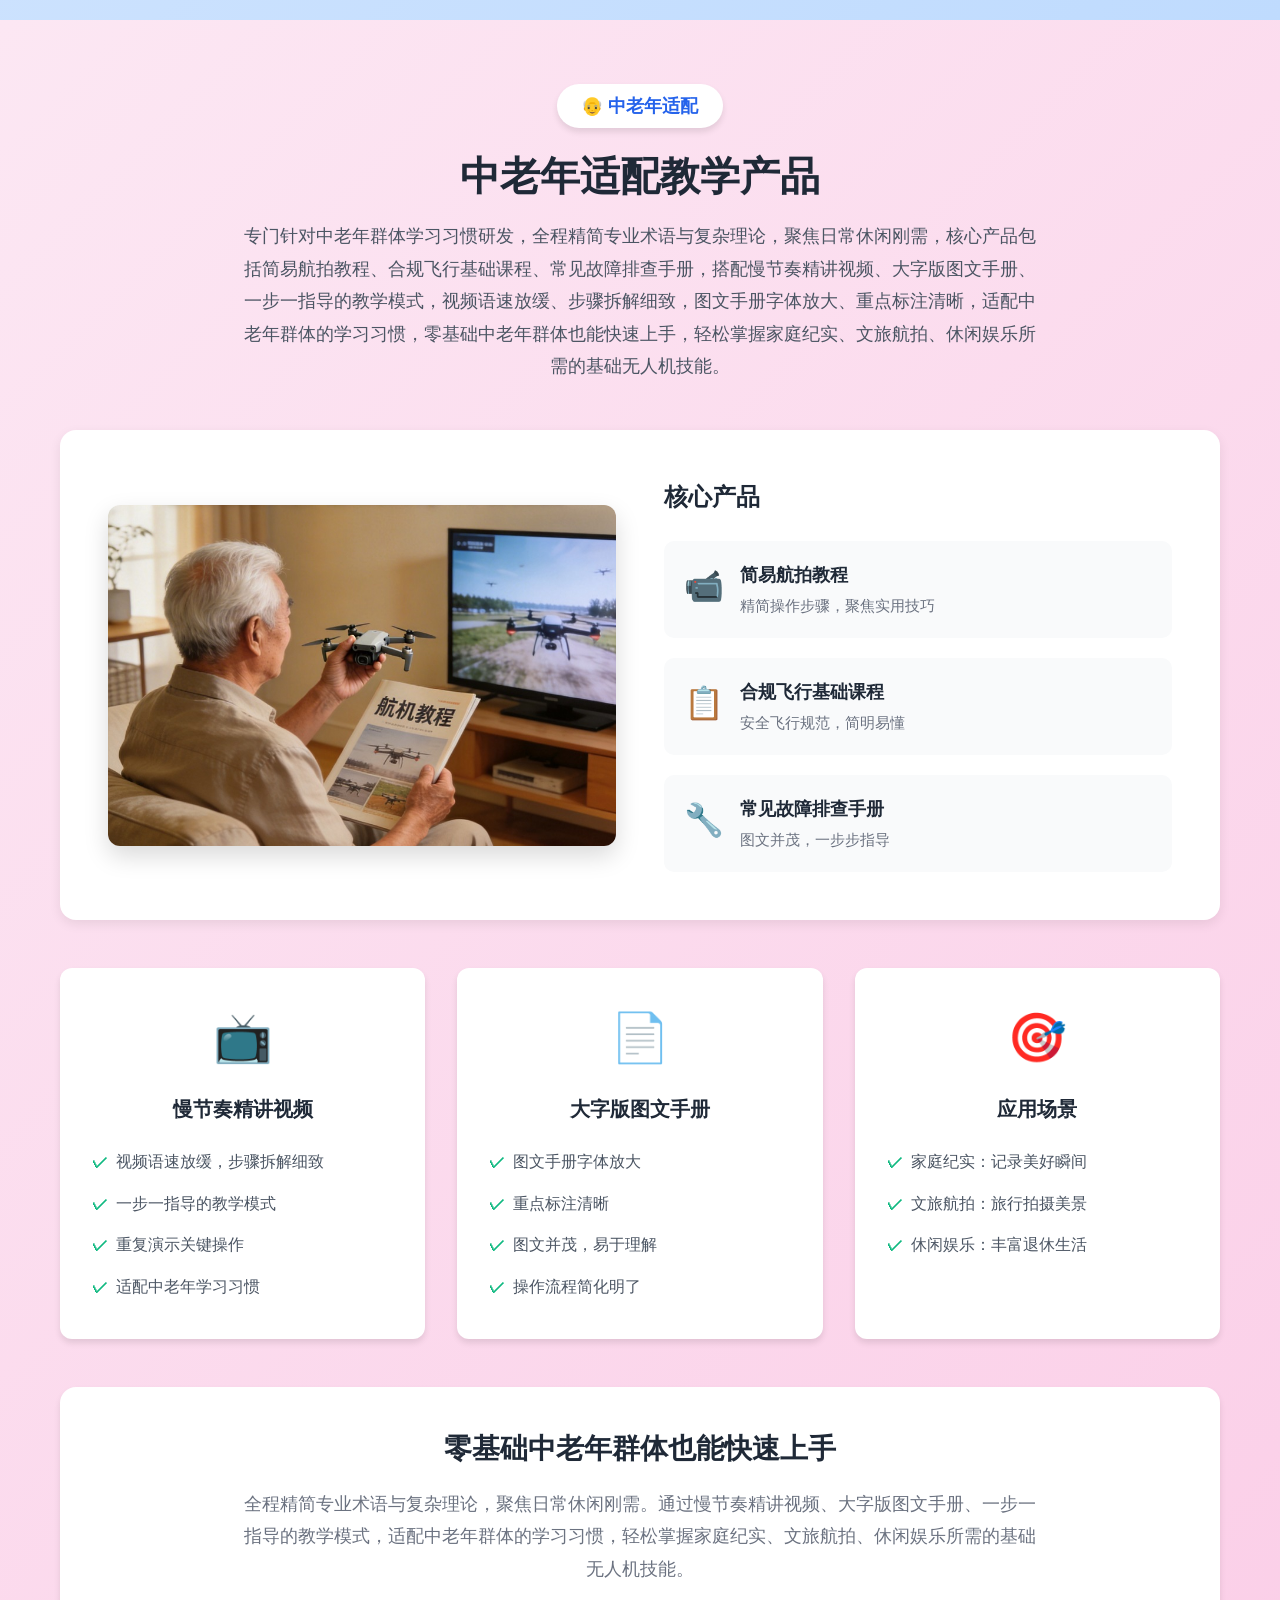
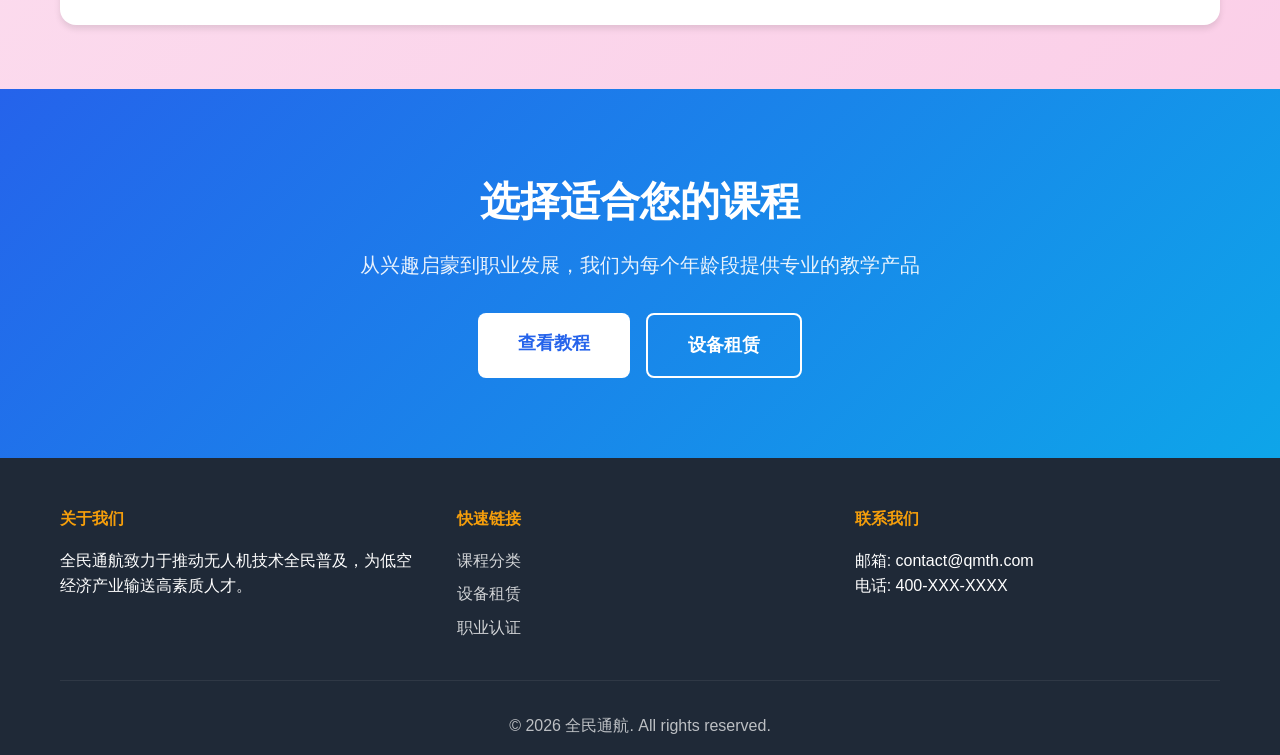
<file: courses.html>
<!DOCTYPE html>
<html lang="zh-CN">
<head>
    <meta charset="UTF-8">
    <meta name="viewport" content="width=device-width, initial-scale=1.0">
    <title>课程分类 - 全民通航</title>
    <link rel="stylesheet" href="styles.css">
    <link rel="stylesheet" href="courses.css">
</head>
<body>
    <nav class="navbar">
        <div class="container">
            <div class="logo">全民通航</div>
            <ul class="nav-menu">
                <li><a href="index.html">首页</a></li>
                <li><a href="courses.html" class="active">课程分类</a></li>
                <li><a href="tutorials.html">教程中心</a></li>
                <li><a href="rental.html">设备租赁</a></li>
                <li><a href="training.html">专项实训</a></li>
                <li><a href="certification.html">辅助考证</a></li>
                <li><a href="forum.html">交流论坛</a></li>
            </ul>
        </div>
    </nav>

    <section class="page-hero">
        <div class="container">
            <h1>课程分类</h1>
            <p>覆盖全年龄段的专业无人机教学产品</p>
        </div>
    </section>

    <!-- 少儿启蒙教学 -->
    <section class="course-category kids">
        <div class="container">
            <div class="category-header">
                <div class="category-badge">👶 少儿启蒙</div>
                <h2>少儿启蒙教学</h2>
                <p class="category-subtitle">聚焦青少年科技素养培育，适配校园科普、课后兴趣班、社区科普等场景，核心产品包括无人机科普动画课程、趣味模型组装教程、安全飞行启蒙课程三大类，融入动画演示、趣味实操、小组竞赛等互动环节，避免枯燥理论讲解，配套大字版知识点手册、简易模型配件包（可搭配租赁设备使用），在激发青少年低空科技兴趣的同时，培养动手实践能力、逻辑思维能力与安全规范意识，助力青少年全面提升科技素养。</p>
            </div>

            <div class="program-card">
                <div class="program-content">
                    <div class="program-image">
                        <img src="./images/1.jpg" alt="少儿启蒙教学" class="course-img">
                    </div>
                    <div class="program-details">
                        <h3>核心产品</h3>
                        <div class="course-list">
                            <div class="course-item">
                                <span class="course-icon">📚</span>
                                <div>
                                    <h4>无人机科普动画课程</h4>
                                    <p>通过动画演示讲解无人机基础知识与飞行原理</p>
                                </div>
                            </div>
                            <div class="course-item">
                                <span class="course-icon">🔧</span>
                                <div>
                                    <h4>趣味模型组装教程</h4>
                                    <p>培养动手实践能力与逻辑思维能力</p>
                                </div>
                            </div>
                            <div class="course-item">
                                <span class="course-icon">🛡️</span>
                                <div>
                                    <h4>安全飞行启蒙课程</h4>
                                    <p>建立安全规范意识，学习基础飞行操作</p>
                                </div>
                            </div>
                        </div>
                    </div>
                </div>
            </div>

            <div class="category-features">
                <h3>配套学习工具</h3>
                <div class="features-grid">
                    <div class="feature-box">
                        <div class="feature-icon">📖</div>
                        <h4>大字版知识点手册</h4>
                        <p>字体清晰，重点突出</p>
                    </div>
                    <div class="feature-box">
                        <div class="feature-icon">🧩</div>
                        <h4>简易模型配件包</h4>
                        <p>可搭配租赁设备使用</p>
                    </div>
                    <div class="feature-box">
                        <div class="feature-icon">🎮</div>
                        <h4>互动学习环节</h4>
                        <p>动画演示、趣味实操、小组竞赛</p>
                    </div>
                </div>
            </div>
        </div>
    </section>

    <!-- 成人进阶教学 -->
    <section class="course-category adult">
        <div class="container">
            <div class="category-header">
                <div class="category-badge">👨‍🎓 成人进阶</div>
                <h2>成人进阶教学产品</h2>
                <p class="category-subtitle">兼顾业余兴趣与职业发展双重需求，打造"基础入门-技能进阶-职业适配"全周期产品体系。基础入门产品包含凤凰模拟器实操课程、实景飞行操控教程、安全合规飞行指南，帮助成年用户快速掌握无人机基本操作技巧，建立合规飞行意识；进阶产品聚焦航拍构图与后期处理、多场景飞行应用技巧（文旅航拍、家庭纪实、户外拍摄），配套专属后期剪辑工具教程、航拍作品模板；职业适配产品对接低空经济产业岗位需求，推出农业植保、应急救援、国土测绘等行业应用专项课程，配套岗位实操模拟教程，助力用户掌握行业所需核心技能，为后续职业发展与认证考证奠定基础。</p>
            </div>

            <div class="learning-path">
                <div class="path-stage">
                    <div class="stage-number">1</div>
                    <h3>基础入门</h3>
                    <div class="stage-content">
                        <div class="content-item">
                            <span class="item-icon">🎮</span>
                            <span>凤凰模拟器实操课程</span>
                        </div>
                        <div class="content-item">
                            <span class="item-icon">✈️</span>
                            <span>实景飞行操控教程</span>
                        </div>
                        <div class="content-item">
                            <span class="item-icon">📋</span>
                            <span>安全合规飞行指南</span>
                        </div>
                    </div>
                    <p class="stage-desc">帮助成年用户快速掌握无人机基本操作技巧，建立合规飞行意识</p>
                </div>

                <div class="path-arrow">→</div>

                <div class="path-stage">
                    <div class="stage-number">2</div>
                    <h3>技能进阶</h3>
                    <div class="stage-content">
                        <div class="content-item">
                            <span class="item-icon">📸</span>
                            <span>航拍构图与后期处理</span>
                        </div>
                        <div class="content-item">
                            <span class="item-icon">🌄</span>
                            <span>多场景飞行应用技巧</span>
                        </div>
                        <div class="content-item">
                            <span class="item-icon">🎬</span>
                            <span>专属后期剪辑工具教程</span>
                        </div>
                        <div class="content-item">
                            <span class="item-icon">🎨</span>
                            <span>航拍作品模板</span>
                        </div>
                    </div>
                    <p class="stage-desc">聚焦文旅航拍、家庭纪实、户外拍摄等多场景应用技巧</p>
                </div>

                <div class="path-arrow">→</div>

                <div class="path-stage">
                    <div class="stage-number">3</div>
                    <h3>职业适配</h3>
                    <div class="stage-content">
                        <div class="content-item">
                            <span class="item-icon">🌾</span>
                            <span>农业植保专项课程</span>
                        </div>
                        <div class="content-item">
                            <span class="item-icon">🚨</span>
                            <span>应急救援专项课程</span>
                        </div>
                        <div class="content-item">
                            <span class="item-icon">📐</span>
                            <span>国土测绘专项课程</span>
                        </div>
                        <div class="content-item">
                            <span class="item-icon">💼</span>
                            <span>岗位实操模拟教程</span>
                        </div>
                    </div>
                    <p class="stage-desc">对接低空经济产业岗位需求，配套岗位实操模拟教程，助力用户掌握行业所需核心技能，为后续职业发展与认证考证奠定基础</p>
                </div>
            </div>

            <div class="category-image-full">
                <img src="./images/2.jpg" alt="成人进阶学习场景" class="course-img">
            </div>
        </div>
    </section>

    <!-- 中老年适配教学 -->
    <section class="course-category senior">
        <div class="container">
            <div class="category-header">
                <div class="category-badge">👴 中老年适配</div>
                <h2>中老年适配教学产品</h2>
                <p class="category-subtitle">专门针对中老年群体学习习惯研发，全程精简专业术语与复杂理论，聚焦日常休闲刚需，核心产品包括简易航拍教程、合规飞行基础课程、常见故障排查手册，搭配慢节奏精讲视频、大字版图文手册、一步一指导的教学模式，视频语速放缓、步骤拆解细致，图文手册字体放大、重点标注清晰，适配中老年群体的学习习惯，零基础中老年群体也能快速上手，轻松掌握家庭纪实、文旅航拍、休闲娱乐所需的基础无人机技能。</p>
            </div>

            <div class="program-card">
                <div class="program-content reverse">
                    <div class="program-details">
                        <h3>核心产品</h3>
                        <div class="course-list">
                            <div class="course-item">
                                <span class="course-icon">📹</span>
                                <div>
                                    <h4>简易航拍教程</h4>
                                    <p>精简操作步骤，聚焦实用技巧</p>
                                </div>
                            </div>
                            <div class="course-item">
                                <span class="course-icon">📋</span>
                                <div>
                                    <h4>合规飞行基础课程</h4>
                                    <p>安全飞行规范，简明易懂</p>
                                </div>
                            </div>
                            <div class="course-item">
                                <span class="course-icon">🔧</span>
                                <div>
                                    <h4>常见故障排查手册</h4>
                                    <p>图文并茂，一步步指导</p>
                                </div>
                            </div>
                        </div>
                    </div>
                    <div class="program-image">
                        <img src="./images/3.jpg" alt="中老年适配教学" class="course-img">
                    </div>
                </div>
            </div>

            <div class="senior-features">
                <div class="feature-highlight">
                    <div class="highlight-icon">📺</div>
                    <h3>慢节奏精讲视频</h3>
                    <ul>
                        <li>视频语速放缓，步骤拆解细致</li>
                        <li>一步一指导的教学模式</li>
                        <li>重复演示关键操作</li>
                        <li>适配中老年学习习惯</li>
                    </ul>
                </div>

                <div class="feature-highlight">
                    <div class="highlight-icon">📄</div>
                    <h3>大字版图文手册</h3>
                    <ul>
                        <li>图文手册字体放大</li>
                        <li>重点标注清晰</li>
                        <li>图文并茂，易于理解</li>
                        <li>操作流程简化明了</li>
                    </ul>
                </div>

                <div class="feature-highlight">
                    <div class="highlight-icon">🎯</div>
                    <h3>应用场景</h3>
                    <ul>
                        <li>家庭纪实：记录美好瞬间</li>
                        <li>文旅航拍：旅行拍摄美景</li>
                        <li>休闲娱乐：丰富退休生活</li>
                    </ul>
                </div>
            </div>

            <div class="senior-advantage">
                <h3>零基础中老年群体也能快速上手</h3>
                <p>全程精简专业术语与复杂理论，聚焦日常休闲刚需。通过慢节奏精讲视频、大字版图文手册、一步一指导的教学模式，适配中老年群体的学习习惯，轻松掌握家庭纪实、文旅航拍、休闲娱乐所需的基础无人机技能。</p>
            </div>
        </div>
    </section>

    <section class="cta-section">
        <div class="container">
            <h2>选择适合您的课程</h2>
            <p>从兴趣启蒙到职业发展，我们为每个年龄段提供专业的教学产品</p>
            <div class="cta-buttons">
                <a href="tutorials.html" class="btn btn-primary">查看教程</a>
                <a href="rental.html" class="btn btn-secondary">设备租赁</a>
            </div>
        </div>
    </section>

    <footer class="footer">
        <div class="container">
            <div class="footer-content">
                <div class="footer-section">
                    <h4>关于我们</h4>
                    <p>全民通航致力于推动无人机技术全民普及，为低空经济产业输送高素质人才。</p>
                </div>
                <div class="footer-section">
                    <h4>快速链接</h4>
                    <ul>
                        <li><a href="courses.html">课程分类</a></li>
                        <li><a href="rental.html">设备租赁</a></li>
                        <li><a href="certification.html">职业认证</a></li>
                    </ul>
                </div>
                <div class="footer-section">
                    <h4>联系我们</h4>
                    <p>邮箱: contact@qmth.com</p>
                    <p>电话: 400-XXX-XXXX</p>
                </div>
            </div>
            <div class="footer-bottom">
                <p>&copy; 2026 全民通航. All rights reserved.</p>
            </div>
        </div>
    </footer>
</body>
</html>
</file>
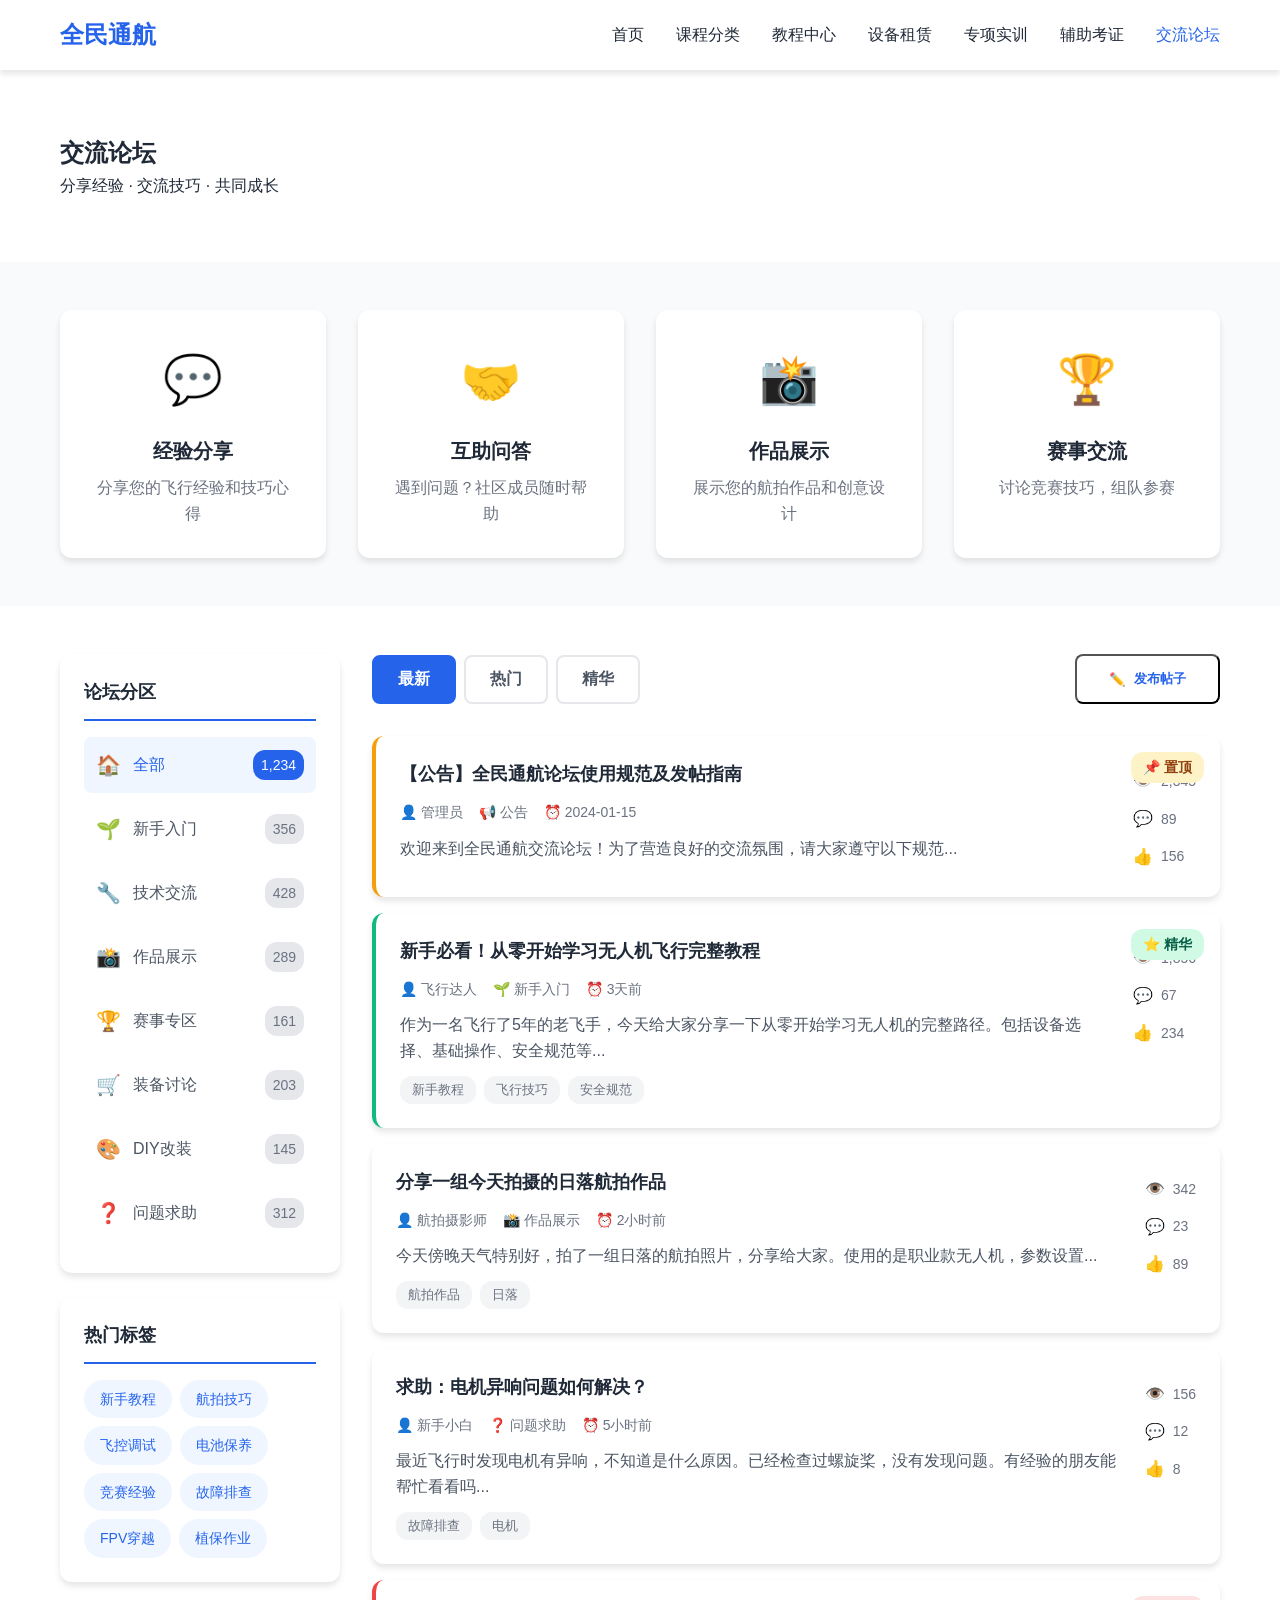
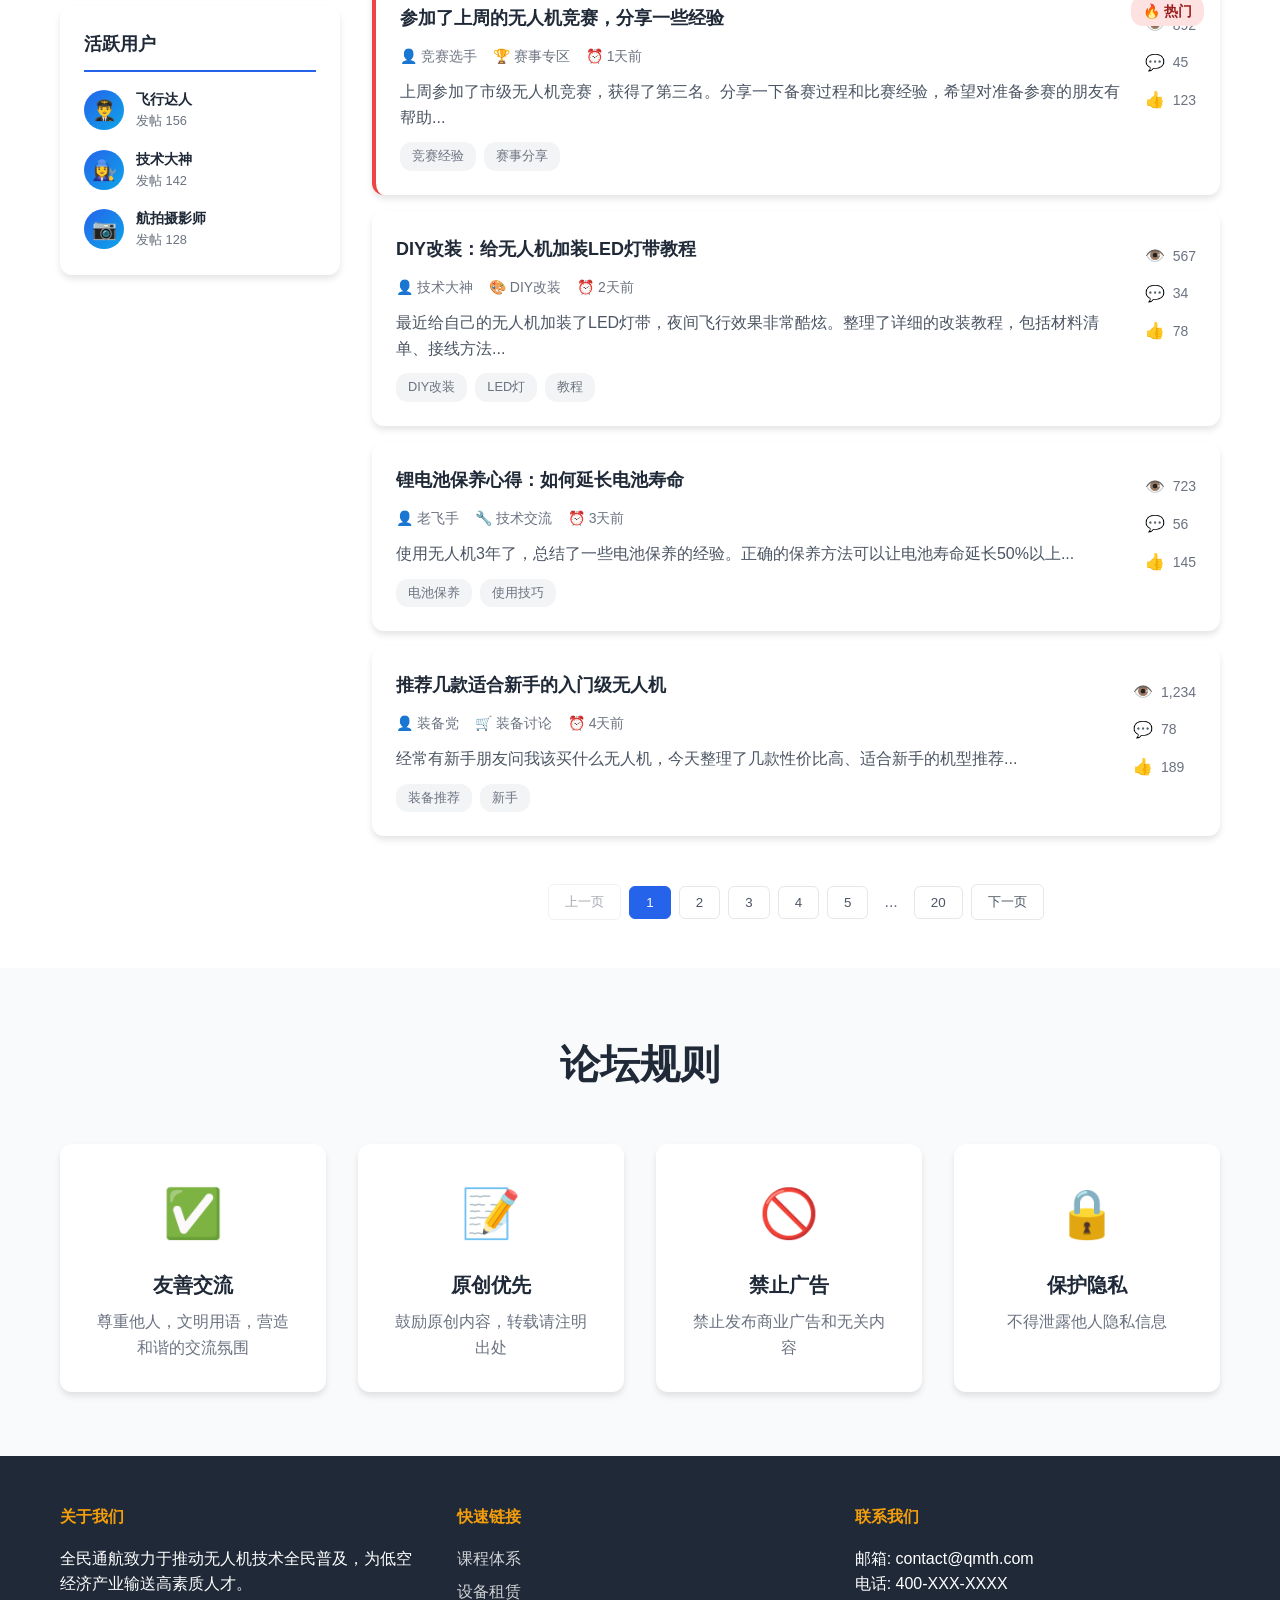
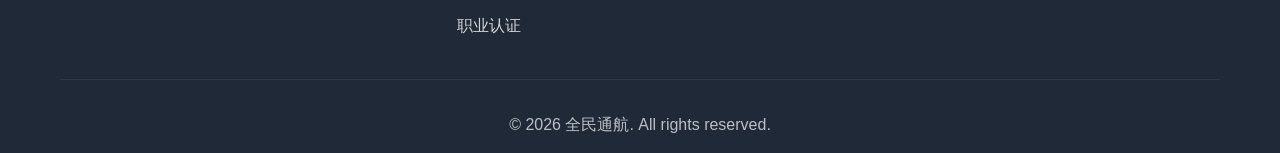
<file: forum.html>
<!DOCTYPE html>
<html lang="zh-CN">
<head>
    <meta charset="UTF-8">
    <meta name="viewport" content="width=device-width, initial-scale=1.0">
    <title>交流论坛 - 全民通航</title>
    <link rel="stylesheet" href="styles.css">
    <link rel="stylesheet" href="forum.css">
</head>
<body>
    <nav class="navbar">
        <div class="container">
            <div class="logo">全民通航</div>
            <ul class="nav-menu">
                <li><a href="index.html">首页</a></li>
                <li><a href="courses.html">课程分类</a></li>
                <li><a href="tutorials.html">教程中心</a></li>
                <li><a href="rental.html">设备租赁</a></li>
                <li><a href="training.html">专项实训</a></li>
                <li><a href="certification.html">辅助考证</a></li>
                <li><a href="forum.html" class="active">交流论坛</a></li>
            </ul>
        </div>
    </nav>

    <section class="page-hero">
        <div class="container">
            <h1>交流论坛</h1>
            <p>分享经验 · 交流技巧 · 共同成长</p>
        </div>
    </section>

    <section class="forum-intro">
        <div class="container">
            <div class="intro-cards">
                <div class="intro-card">
                    <div class="intro-icon">💬</div>
                    <h3>经验分享</h3>
                    <p>分享您的飞行经验和技巧心得</p>
                </div>
                <div class="intro-card">
                    <div class="intro-icon">🤝</div>
                    <h3>互助问答</h3>
                    <p>遇到问题？社区成员随时帮助</p>
                </div>
                <div class="intro-card">
                    <div class="intro-icon">📸</div>
                    <h3>作品展示</h3>
                    <p>展示您的航拍作品和创意设计</p>
                </div>
                <div class="intro-card">
                    <div class="intro-icon">🏆</div>
                    <h3>赛事交流</h3>
                    <p>讨论竞赛技巧，组队参赛</p>
                </div>
            </div>
        </div>
    </section>

    <section class="forum-main">
        <div class="container">
            <div class="forum-layout">
                <!-- 侧边栏 -->
                <aside class="forum-sidebar">
                    <div class="sidebar-section">
                        <h3>论坛分区</h3>
                        <ul class="category-list">
                            <li><a href="#" class="active" data-category="all">
                                <span class="category-icon">🏠</span>
                                <span class="category-name">全部</span>
                                <span class="category-count">1,234</span>
                            </a></li>
                            <li><a href="#" data-category="beginner">
                                <span class="category-icon">🌱</span>
                                <span class="category-name">新手入门</span>
                                <span class="category-count">356</span>
                            </a></li>
                            <li><a href="#" data-category="tech">
                                <span class="category-icon">🔧</span>
                                <span class="category-name">技术交流</span>
                                <span class="category-count">428</span>
                            </a></li>
                            <li><a href="#" data-category="gallery">
                                <span class="category-icon">📸</span>
                                <span class="category-name">作品展示</span>
                                <span class="category-count">289</span>
                            </a></li>
                            <li><a href="#" data-category="competition">
                                <span class="category-icon">🏆</span>
                                <span class="category-name">赛事专区</span>
                                <span class="category-count">161</span>
                            </a></li>
                            <li><a href="#" data-category="equipment">
                                <span class="category-icon">🛒</span>
                                <span class="category-name">装备讨论</span>
                                <span class="category-count">203</span>
                            </a></li>
                            <li><a href="#" data-category="diy">
                                <span class="category-icon">🎨</span>
                                <span class="category-name">DIY改装</span>
                                <span class="category-count">145</span>
                            </a></li>
                            <li><a href="#" data-category="qa">
                                <span class="category-icon">❓</span>
                                <span class="category-name">问题求助</span>
                                <span class="category-count">312</span>
                            </a></li>
                        </ul>
                    </div>

                    <div class="sidebar-section">
                        <h3>热门标签</h3>
                        <div class="tag-cloud">
                            <span class="tag">新手教程</span>
                            <span class="tag">航拍技巧</span>
                            <span class="tag">飞控调试</span>
                            <span class="tag">电池保养</span>
                            <span class="tag">竞赛经验</span>
                            <span class="tag">故障排查</span>
                            <span class="tag">FPV穿越</span>
                            <span class="tag">植保作业</span>
                        </div>
                    </div>

                    <div class="sidebar-section">
                        <h3>活跃用户</h3>
                        <div class="active-users">
                            <div class="user-item">
                                <div class="user-avatar">👨‍✈️</div>
                                <div class="user-info">
                                    <div class="user-name">飞行达人</div>
                                    <div class="user-posts">发帖 156</div>
                                </div>
                            </div>
                            <div class="user-item">
                                <div class="user-avatar">👩‍🔧</div>
                                <div class="user-info">
                                    <div class="user-name">技术大神</div>
                                    <div class="user-posts">发帖 142</div>
                                </div>
                            </div>
                            <div class="user-item">
                                <div class="user-avatar">📷</div>
                                <div class="user-info">
                                    <div class="user-name">航拍摄影师</div>
                                    <div class="user-posts">发帖 128</div>
                                </div>
                            </div>
                        </div>
                    </div>
                </aside>

                <!-- 主内容区 -->
                <main class="forum-content">
                    <div class="forum-header">
                        <div class="forum-tabs">
                            <button class="tab-btn active" data-sort="latest">最新</button>
                            <button class="tab-btn" data-sort="hot">热门</button>
                            <button class="tab-btn" data-sort="essence">精华</button>
                        </div>
                        <button class="btn btn-primary new-post-btn">
                            <span>✏️</span> 发布帖子
                        </button>
                    </div>

                    <div class="posts-list">
                        <!-- 置顶帖 -->
                        <article class="post-item pinned">
                            <div class="post-badge">📌 置顶</div>
                            <div class="post-main">
                                <h3 class="post-title">
                                    <a href="#">【公告】全民通航论坛使用规范及发帖指南</a>
                                </h3>
                                <div class="post-meta">
                                    <span class="post-author">👤 管理员</span>
                                    <span class="post-category">📢 公告</span>
                                    <span class="post-time">⏰ 2024-01-15</span>
                                </div>
                                <p class="post-excerpt">欢迎来到全民通航交流论坛！为了营造良好的交流氛围，请大家遵守以下规范...</p>
                            </div>
                            <div class="post-stats">
                                <div class="stat-item">
                                    <span class="stat-icon">👁️</span>
                                    <span class="stat-value">2,345</span>
                                </div>
                                <div class="stat-item">
                                    <span class="stat-icon">💬</span>
                                    <span class="stat-value">89</span>
                                </div>
                                <div class="stat-item">
                                    <span class="stat-icon">👍</span>
                                    <span class="stat-value">156</span>
                                </div>
                            </div>
                        </article>

                        <!-- 精华帖 -->
                        <article class="post-item essence">
                            <div class="post-badge">⭐ 精华</div>
                            <div class="post-main">
                                <h3 class="post-title">
                                    <a href="#">新手必看！从零开始学习无人机飞行完整教程</a>
                                </h3>
                                <div class="post-meta">
                                    <span class="post-author">👤 飞行达人</span>
                                    <span class="post-category">🌱 新手入门</span>
                                    <span class="post-time">⏰ 3天前</span>
                                </div>
                                <p class="post-excerpt">作为一名飞行了5年的老飞手，今天给大家分享一下从零开始学习无人机的完整路径。包括设备选择、基础操作、安全规范等...</p>
                                <div class="post-tags">
                                    <span class="tag-small">新手教程</span>
                                    <span class="tag-small">飞行技巧</span>
                                    <span class="tag-small">安全规范</span>
                                </div>
                            </div>
                            <div class="post-stats">
                                <div class="stat-item">
                                    <span class="stat-icon">👁️</span>
                                    <span class="stat-value">1,856</span>
                                </div>
                                <div class="stat-item">
                                    <span class="stat-icon">💬</span>
                                    <span class="stat-value">67</span>
                                </div>
                                <div class="stat-item">
                                    <span class="stat-icon">👍</span>
                                    <span class="stat-value">234</span>
                                </div>
                            </div>
                        </article>

                        <!-- 普通帖子 -->
                        <article class="post-item">
                            <div class="post-main">
                                <h3 class="post-title">
                                    <a href="#">分享一组今天拍摄的日落航拍作品</a>
                                </h3>
                                <div class="post-meta">
                                    <span class="post-author">👤 航拍摄影师</span>
                                    <span class="post-category">📸 作品展示</span>
                                    <span class="post-time">⏰ 2小时前</span>
                                </div>
                                <p class="post-excerpt">今天傍晚天气特别好，拍了一组日落的航拍照片，分享给大家。使用的是职业款无人机，参数设置...</p>
                                <div class="post-tags">
                                    <span class="tag-small">航拍作品</span>
                                    <span class="tag-small">日落</span>
                                </div>
                            </div>
                            <div class="post-stats">
                                <div class="stat-item">
                                    <span class="stat-icon">👁️</span>
                                    <span class="stat-value">342</span>
                                </div>
                                <div class="stat-item">
                                    <span class="stat-icon">💬</span>
                                    <span class="stat-value">23</span>
                                </div>
                                <div class="stat-item">
                                    <span class="stat-icon">👍</span>
                                    <span class="stat-value">89</span>
                                </div>
                            </div>
                        </article>

                        <article class="post-item">
                            <div class="post-main">
                                <h3 class="post-title">
                                    <a href="#">求助：电机异响问题如何解决？</a>
                                </h3>
                                <div class="post-meta">
                                    <span class="post-author">👤 新手小白</span>
                                    <span class="post-category">❓ 问题求助</span>
                                    <span class="post-time">⏰ 5小时前</span>
                                </div>
                                <p class="post-excerpt">最近飞行时发现电机有异响，不知道是什么原因。已经检查过螺旋桨，没有发现问题。有经验的朋友能帮忙看看吗...</p>
                                <div class="post-tags">
                                    <span class="tag-small">故障排查</span>
                                    <span class="tag-small">电机</span>
                                </div>
                            </div>
                            <div class="post-stats">
                                <div class="stat-item">
                                    <span class="stat-icon">👁️</span>
                                    <span class="stat-value">156</span>
                                </div>
                                <div class="stat-item">
                                    <span class="stat-icon">💬</span>
                                    <span class="stat-value">12</span>
                                </div>
                                <div class="stat-item">
                                    <span class="stat-icon">👍</span>
                                    <span class="stat-value">8</span>
                                </div>
                            </div>
                        </article>

                        <article class="post-item hot">
                            <div class="post-badge">🔥 热门</div>
                            <div class="post-main">
                                <h3 class="post-title">
                                    <a href="#">参加了上周的无人机竞赛，分享一些经验</a>
                                </h3>
                                <div class="post-meta">
                                    <span class="post-author">👤 竞赛选手</span>
                                    <span class="post-category">🏆 赛事专区</span>
                                    <span class="post-time">⏰ 1天前</span>
                                </div>
                                <p class="post-excerpt">上周参加了市级无人机竞赛，获得了第三名。分享一下备赛过程和比赛经验，希望对准备参赛的朋友有帮助...</p>
                                <div class="post-tags">
                                    <span class="tag-small">竞赛经验</span>
                                    <span class="tag-small">赛事分享</span>
                                </div>
                            </div>
                            <div class="post-stats">
                                <div class="stat-item">
                                    <span class="stat-icon">👁️</span>
                                    <span class="stat-value">892</span>
                                </div>
                                <div class="stat-item">
                                    <span class="stat-icon">💬</span>
                                    <span class="stat-value">45</span>
                                </div>
                                <div class="stat-item">
                                    <span class="stat-icon">👍</span>
                                    <span class="stat-value">123</span>
                                </div>
                            </div>
                        </article>

                        <article class="post-item">
                            <div class="post-main">
                                <h3 class="post-title">
                                    <a href="#">DIY改装：给无人机加装LED灯带教程</a>
                                </h3>
                                <div class="post-meta">
                                    <span class="post-author">👤 技术大神</span>
                                    <span class="post-category">🎨 DIY改装</span>
                                    <span class="post-time">⏰ 2天前</span>
                                </div>
                                <p class="post-excerpt">最近给自己的无人机加装了LED灯带，夜间飞行效果非常酷炫。整理了详细的改装教程，包括材料清单、接线方法...</p>
                                <div class="post-tags">
                                    <span class="tag-small">DIY改装</span>
                                    <span class="tag-small">LED灯</span>
                                    <span class="tag-small">教程</span>
                                </div>
                            </div>
                            <div class="post-stats">
                                <div class="stat-item">
                                    <span class="stat-icon">👁️</span>
                                    <span class="stat-value">567</span>
                                </div>
                                <div class="stat-item">
                                    <span class="stat-icon">💬</span>
                                    <span class="stat-value">34</span>
                                </div>
                                <div class="stat-item">
                                    <span class="stat-icon">👍</span>
                                    <span class="stat-value">78</span>
                                </div>
                            </div>
                        </article>

                        <article class="post-item">
                            <div class="post-main">
                                <h3 class="post-title">
                                    <a href="#">锂电池保养心得：如何延长电池寿命</a>
                                </h3>
                                <div class="post-meta">
                                    <span class="post-author">👤 老飞手</span>
                                    <span class="post-category">🔧 技术交流</span>
                                    <span class="post-time">⏰ 3天前</span>
                                </div>
                                <p class="post-excerpt">使用无人机3年了，总结了一些电池保养的经验。正确的保养方法可以让电池寿命延长50%以上...</p>
                                <div class="post-tags">
                                    <span class="tag-small">电池保养</span>
                                    <span class="tag-small">使用技巧</span>
                                </div>
                            </div>
                            <div class="post-stats">
                                <div class="stat-item">
                                    <span class="stat-icon">👁️</span>
                                    <span class="stat-value">723</span>
                                </div>
                                <div class="stat-item">
                                    <span class="stat-icon">💬</span>
                                    <span class="stat-value">56</span>
                                </div>
                                <div class="stat-item">
                                    <span class="stat-icon">👍</span>
                                    <span class="stat-value">145</span>
                                </div>
                            </div>
                        </article>

                        <article class="post-item">
                            <div class="post-main">
                                <h3 class="post-title">
                                    <a href="#">推荐几款适合新手的入门级无人机</a>
                                </h3>
                                <div class="post-meta">
                                    <span class="post-author">👤 装备党</span>
                                    <span class="post-category">🛒 装备讨论</span>
                                    <span class="post-time">⏰ 4天前</span>
                                </div>
                                <p class="post-excerpt">经常有新手朋友问我该买什么无人机，今天整理了几款性价比高、适合新手的机型推荐...</p>
                                <div class="post-tags">
                                    <span class="tag-small">装备推荐</span>
                                    <span class="tag-small">新手</span>
                                </div>
                            </div>
                            <div class="post-stats">
                                <div class="stat-item">
                                    <span class="stat-icon">👁️</span>
                                    <span class="stat-value">1,234</span>
                                </div>
                                <div class="stat-item">
                                    <span class="stat-icon">💬</span>
                                    <span class="stat-value">78</span>
                                </div>
                                <div class="stat-item">
                                    <span class="stat-icon">👍</span>
                                    <span class="stat-value">189</span>
                                </div>
                            </div>
                        </article>
                    </div>

                    <div class="pagination">
                        <button class="page-btn" disabled>上一页</button>
                        <button class="page-btn active">1</button>
                        <button class="page-btn">2</button>
                        <button class="page-btn">3</button>
                        <button class="page-btn">4</button>
                        <button class="page-btn">5</button>
                        <span class="page-dots">...</span>
                        <button class="page-btn">20</button>
                        <button class="page-btn">下一页</button>
                    </div>
                </main>
            </div>
        </div>
    </section>

    <section class="forum-rules">
        <div class="container">
            <h2 class="section-title">论坛规则</h2>
            <div class="rules-grid">
                <div class="rule-card">
                    <div class="rule-icon">✅</div>
                    <h3>友善交流</h3>
                    <p>尊重他人，文明用语，营造和谐的交流氛围</p>
                </div>
                <div class="rule-card">
                    <div class="rule-icon">📝</div>
                    <h3>原创优先</h3>
                    <p>鼓励原创内容，转载请注明出处</p>
                </div>
                <div class="rule-card">
                    <div class="rule-icon">🚫</div>
                    <h3>禁止广告</h3>
                    <p>禁止发布商业广告和无关内容</p>
                </div>
                <div class="rule-card">
                    <div class="rule-icon">🔒</div>
                    <h3>保护隐私</h3>
                    <p>不得泄露他人隐私信息</p>
                </div>
            </div>
        </div>
    </section>

    <footer class="footer">
        <div class="container">
            <div class="footer-content">
                <div class="footer-section">
                    <h4>关于我们</h4>
                    <p>全民通航致力于推动无人机技术全民普及，为低空经济产业输送高素质人才。</p>
                </div>
                <div class="footer-section">
                    <h4>快速链接</h4>
                    <ul>
                        <li><a href="courses.html">课程体系</a></li>
                        <li><a href="rental.html">设备租赁</a></li>
                        <li><a href="certification.html">职业认证</a></li>
                    </ul>
                </div>
                <div class="footer-section">
                    <h4>联系我们</h4>
                    <p>邮箱: contact@qmth.com</p>
                    <p>电话: 400-XXX-XXXX</p>
                </div>
            </div>
            <div class="footer-bottom">
                <p>&copy; 2026 全民通航. All rights reserved.</p>
            </div>
        </div>
    </footer>

    <script src="forum.js"></script>
</body>
</html>
</file>
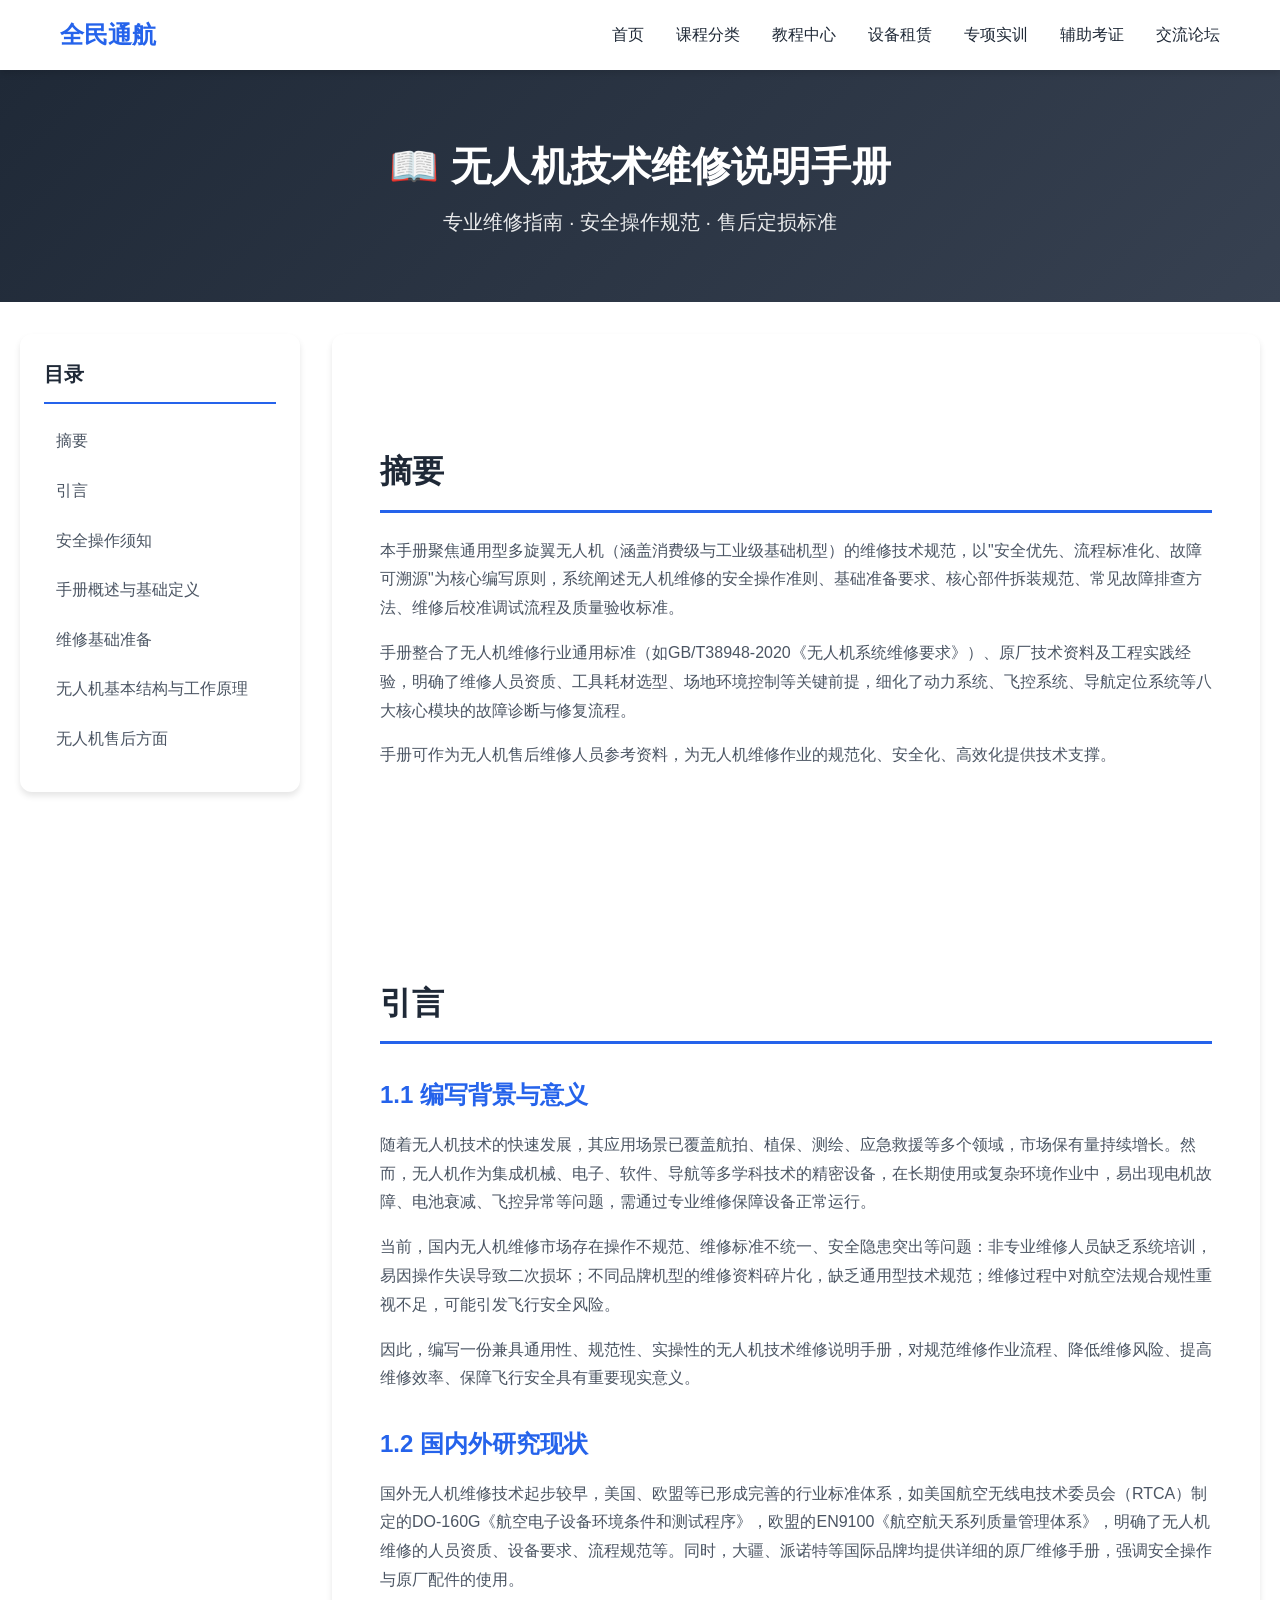
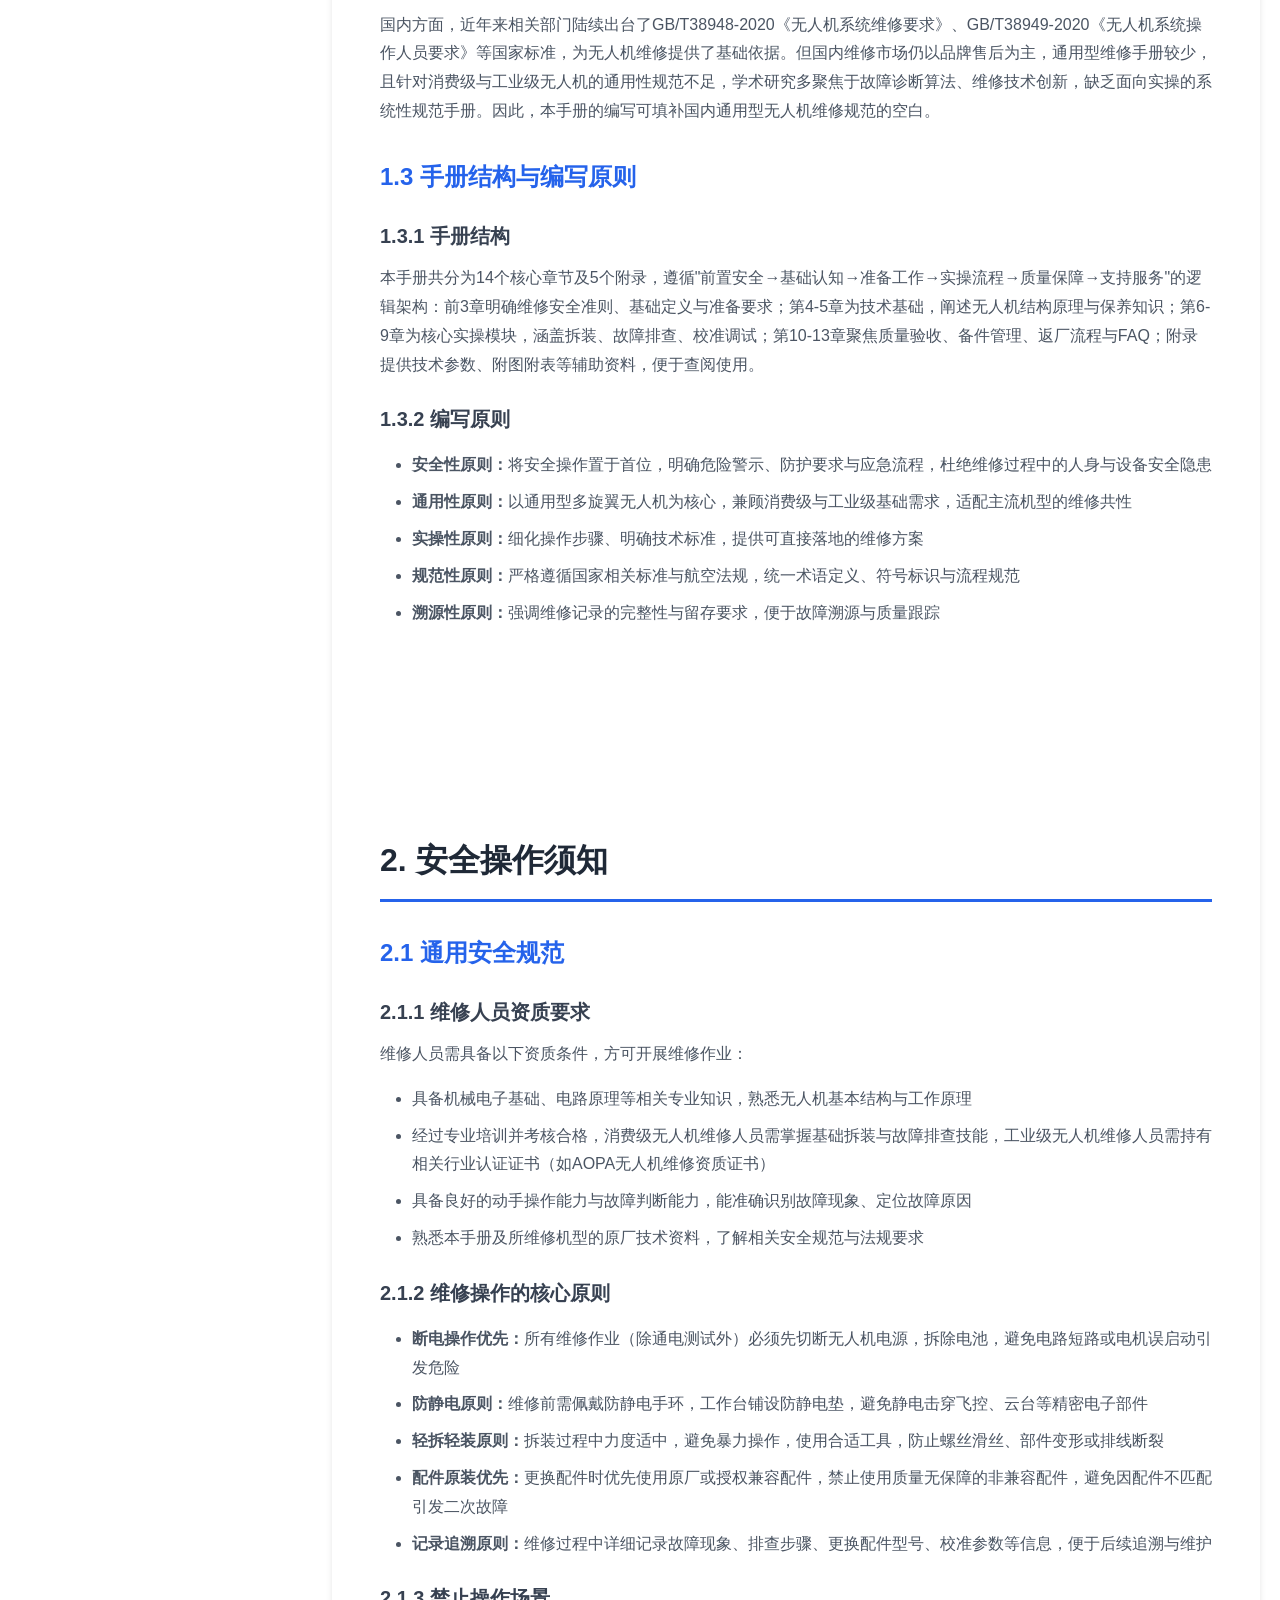
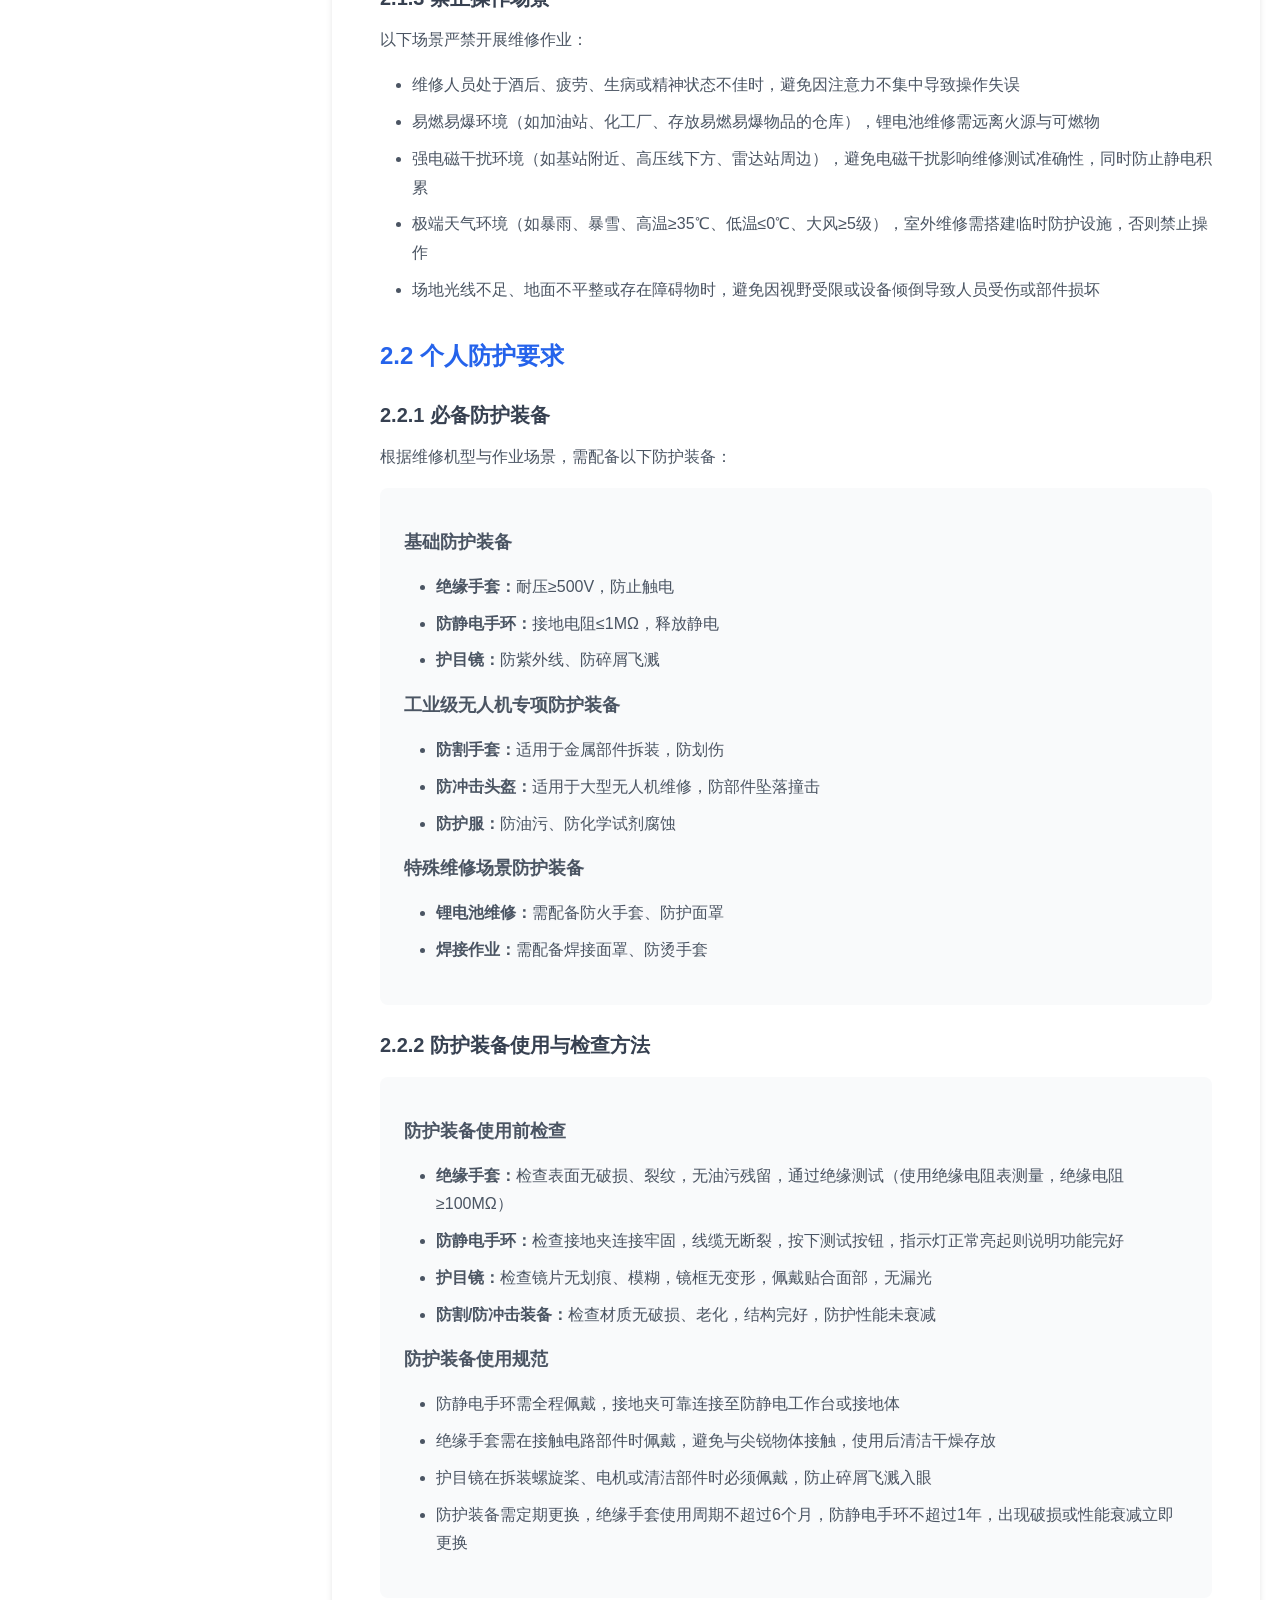
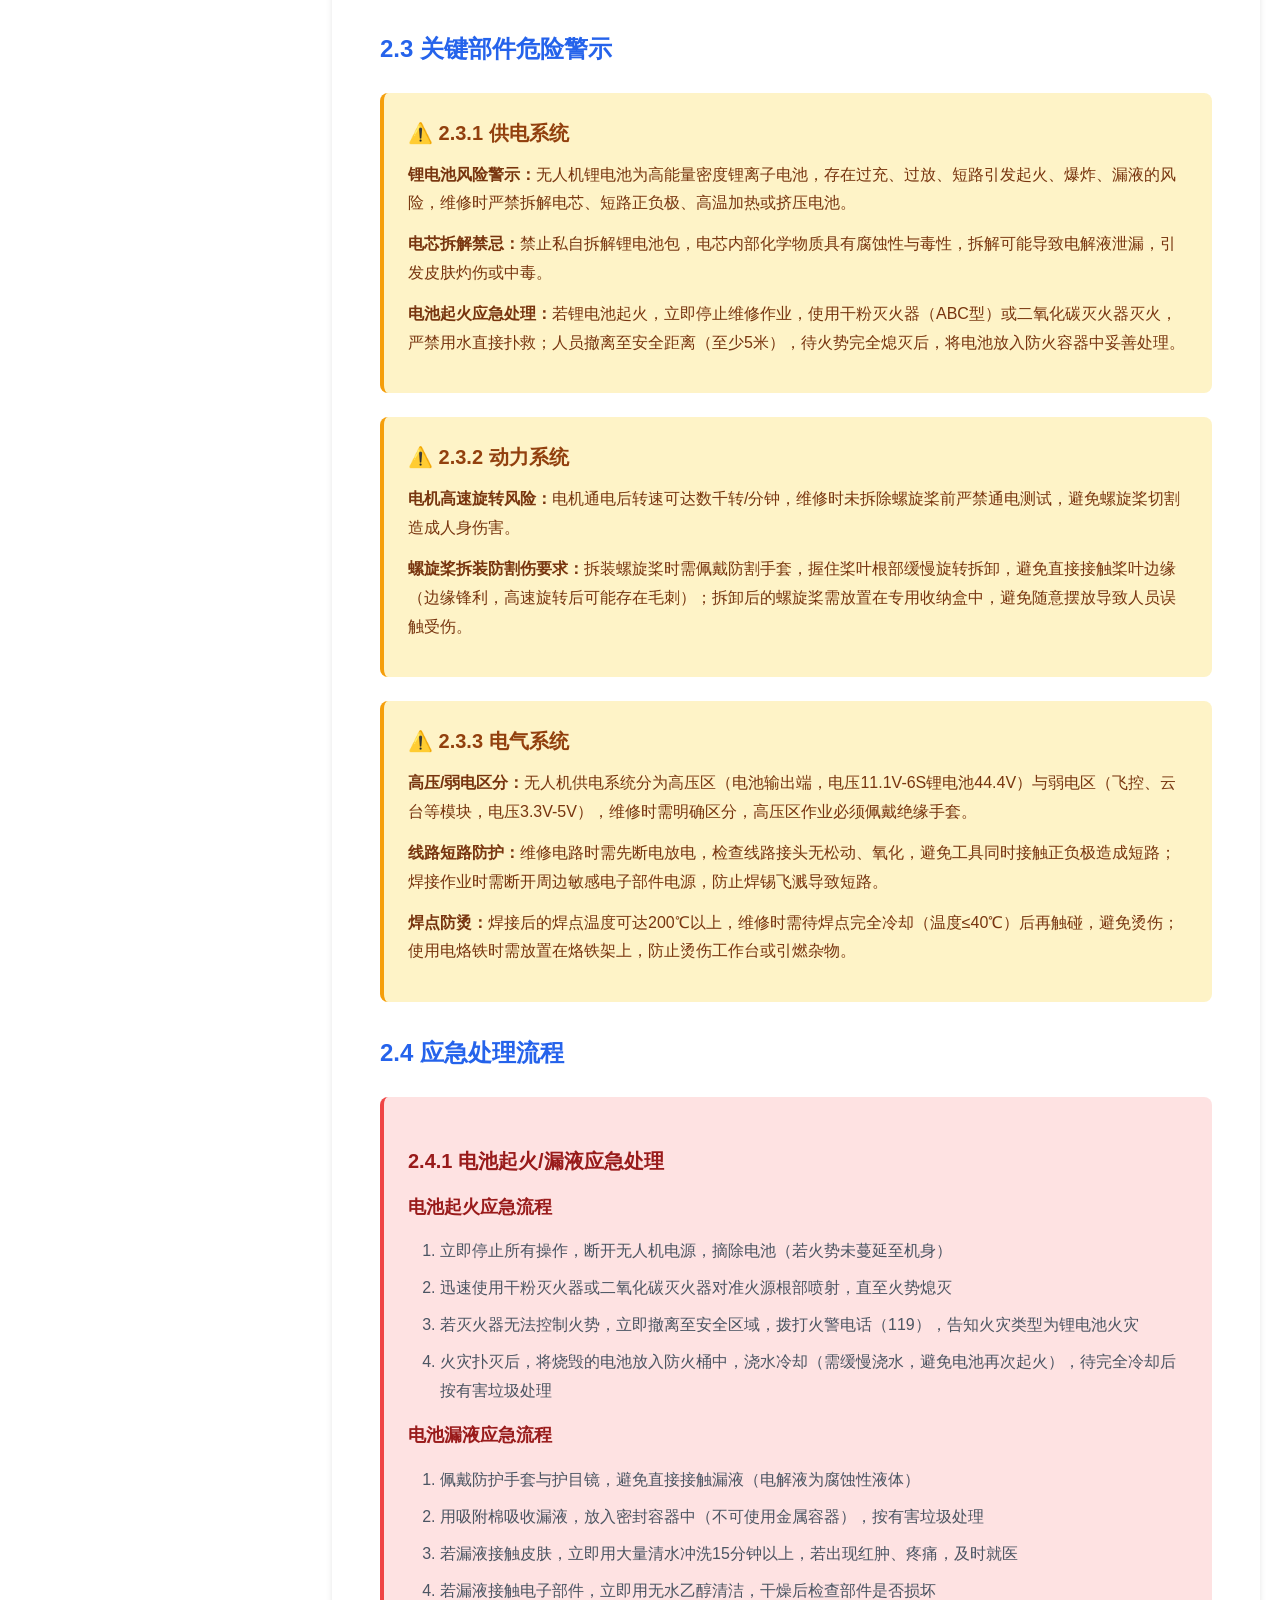
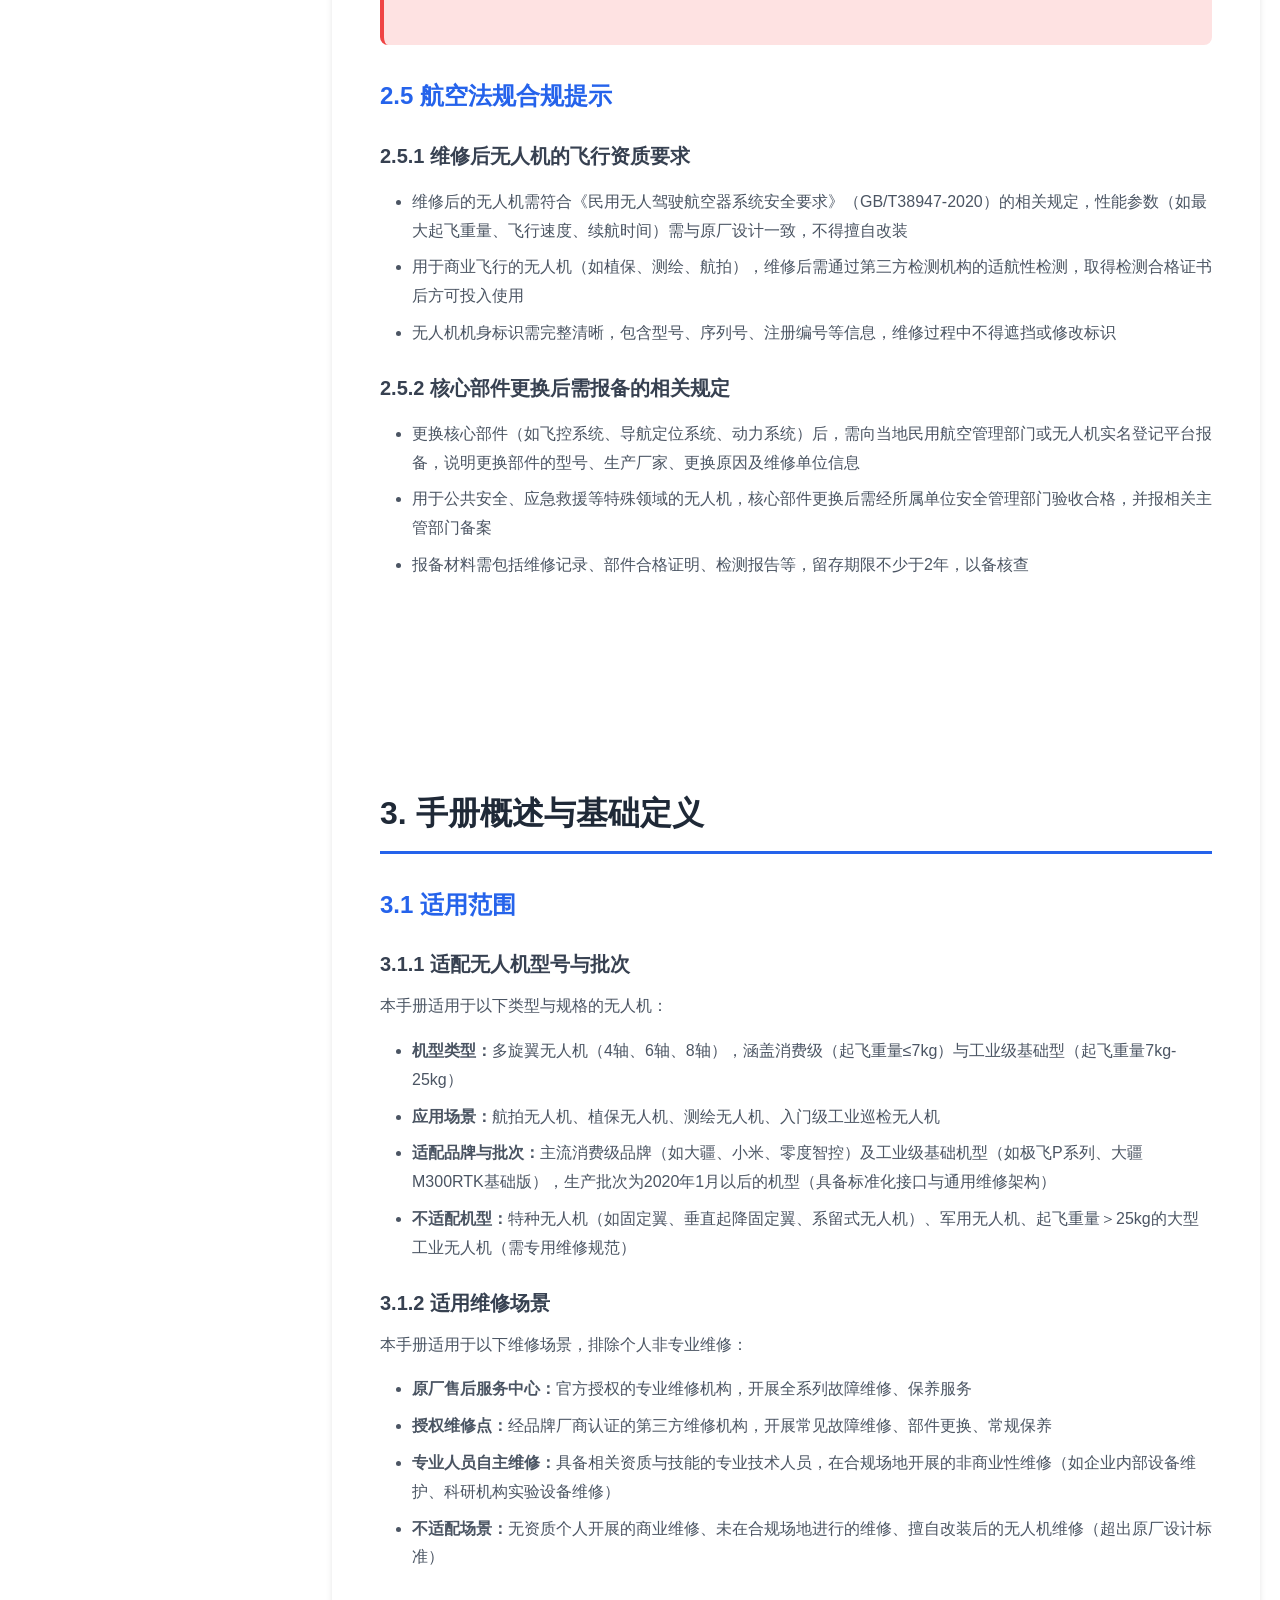
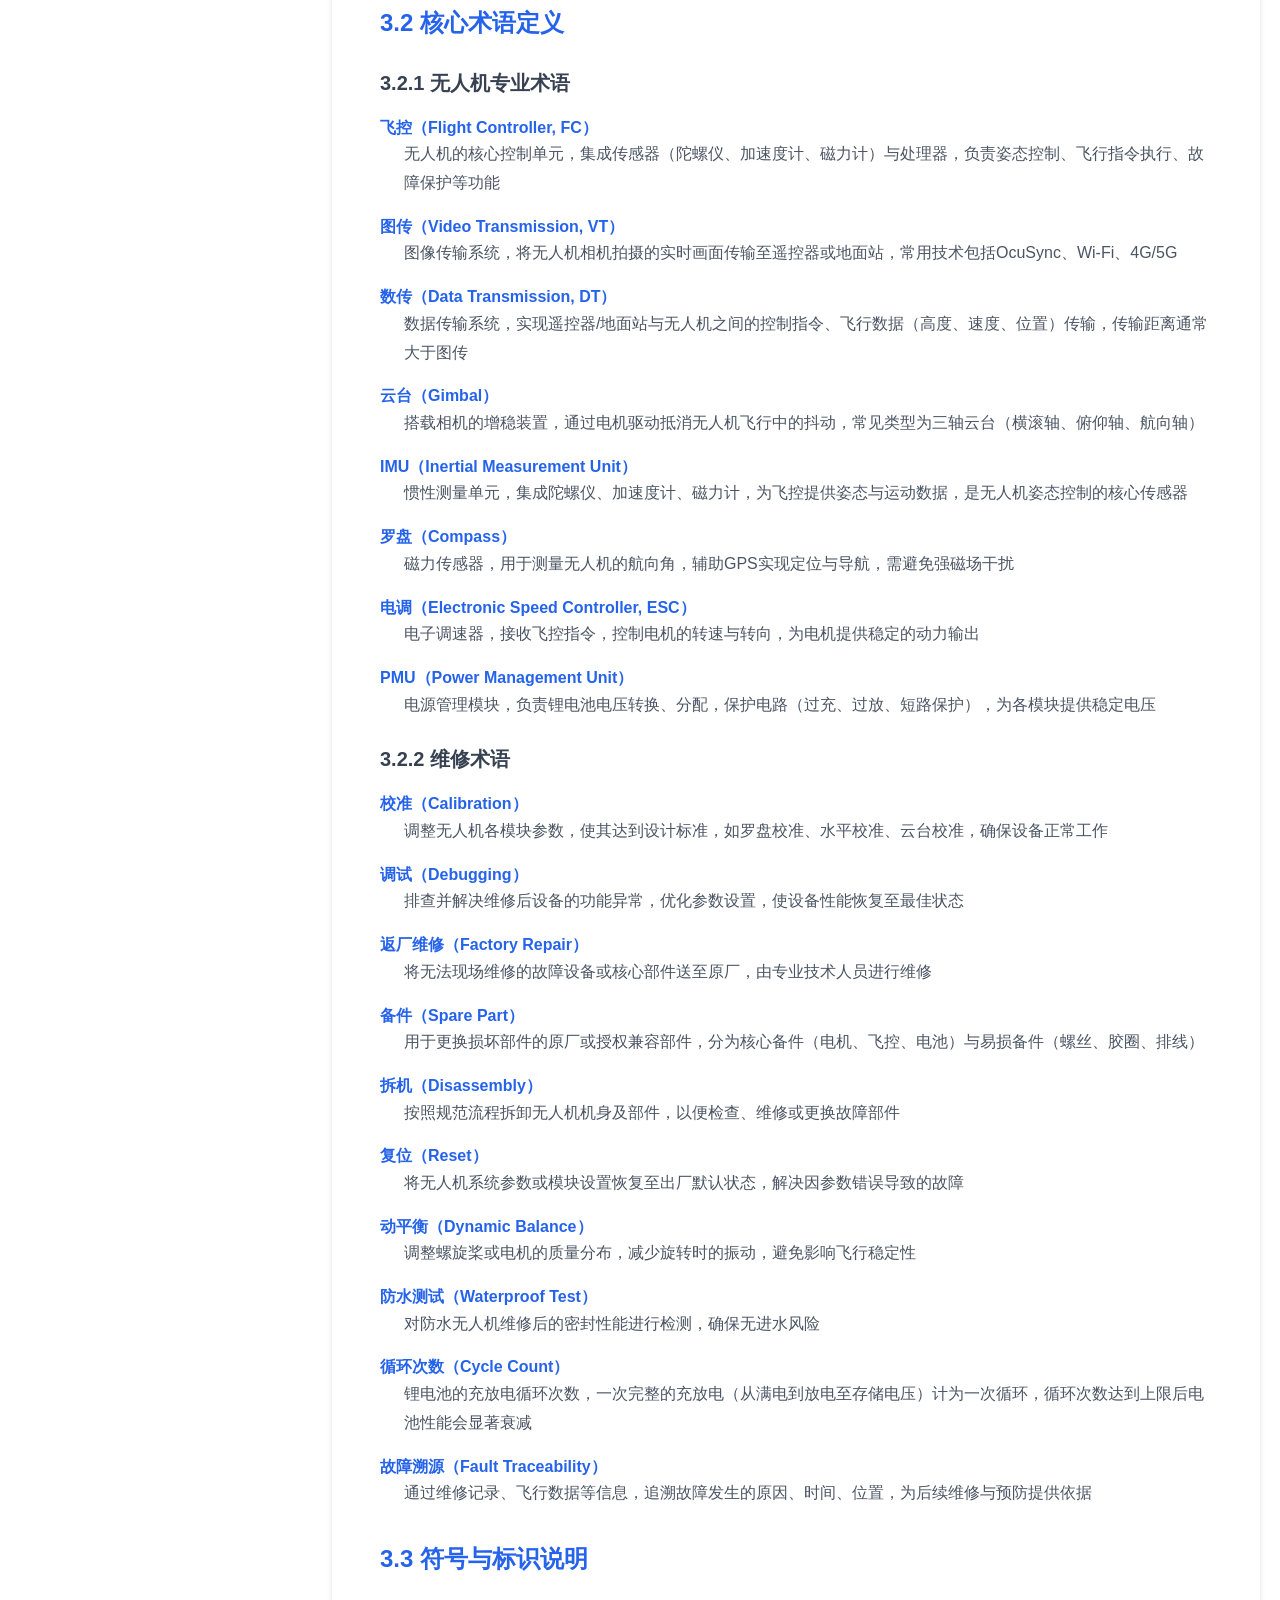
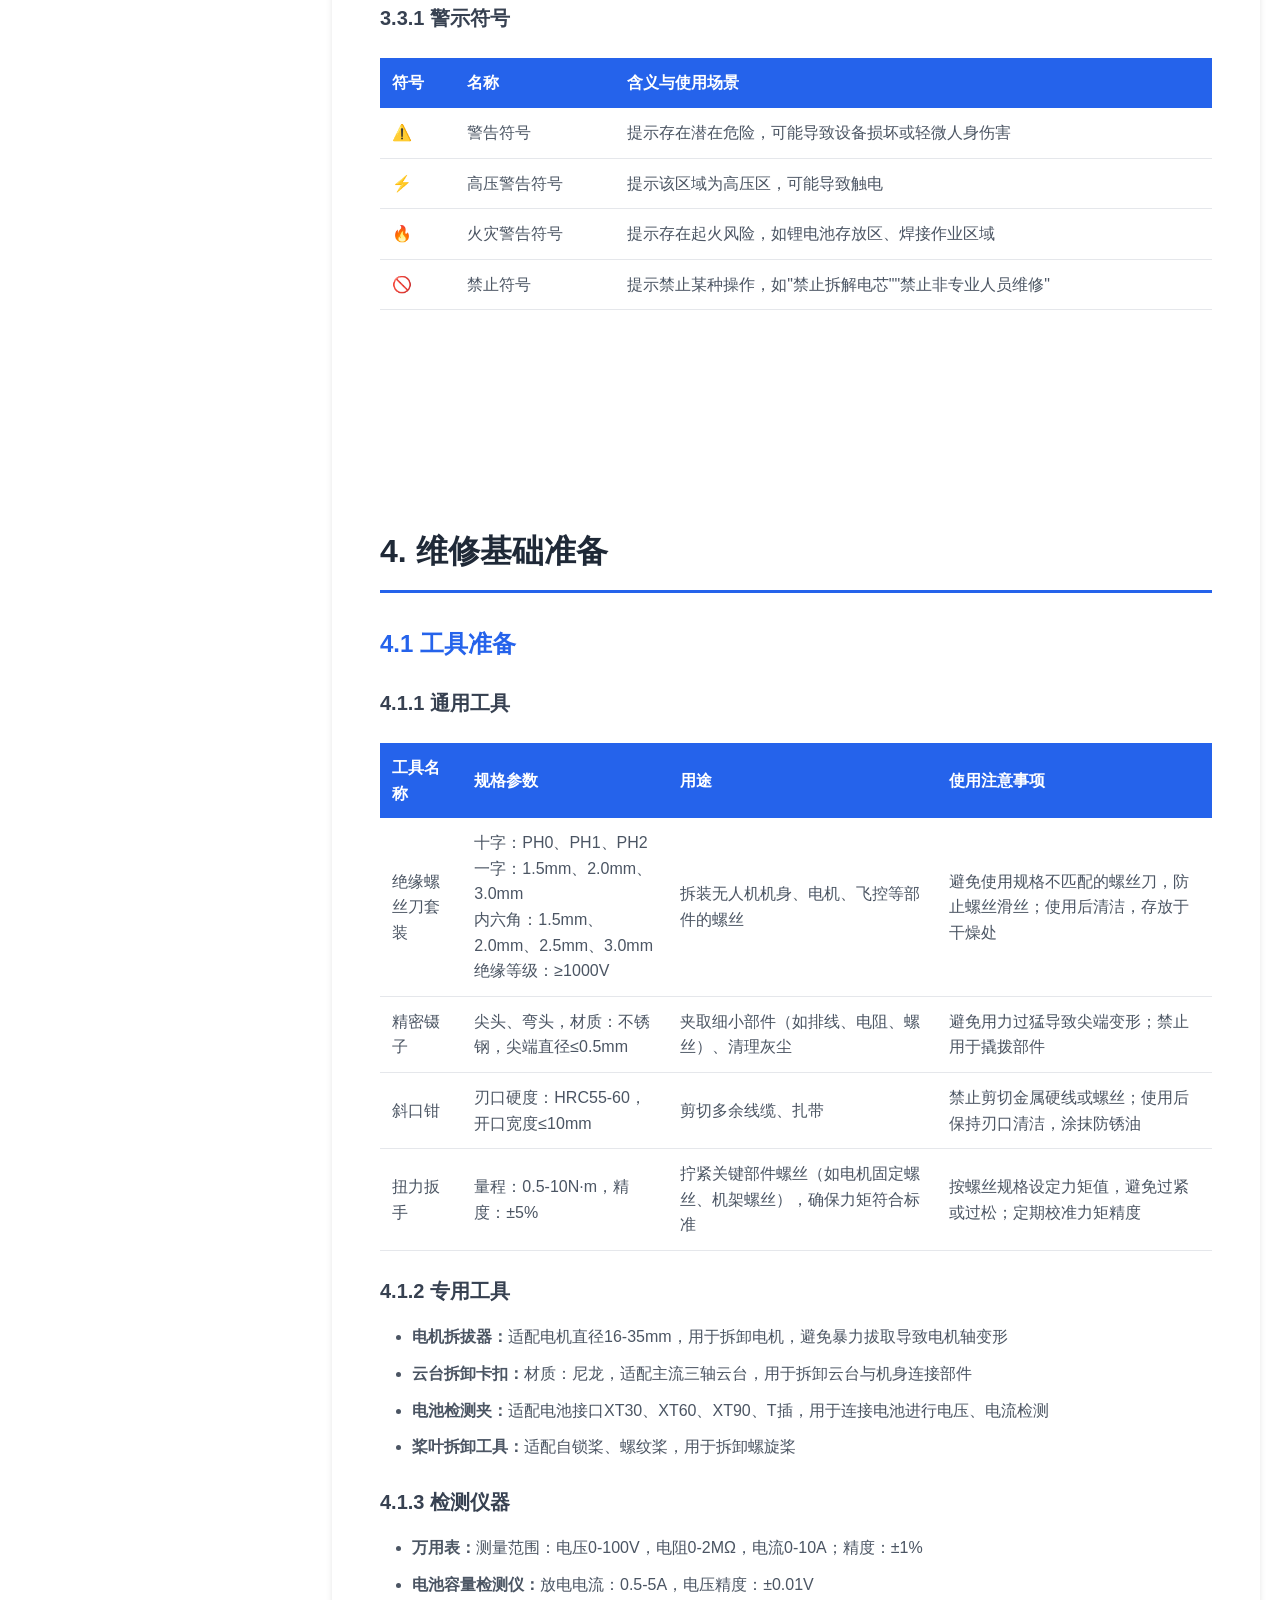
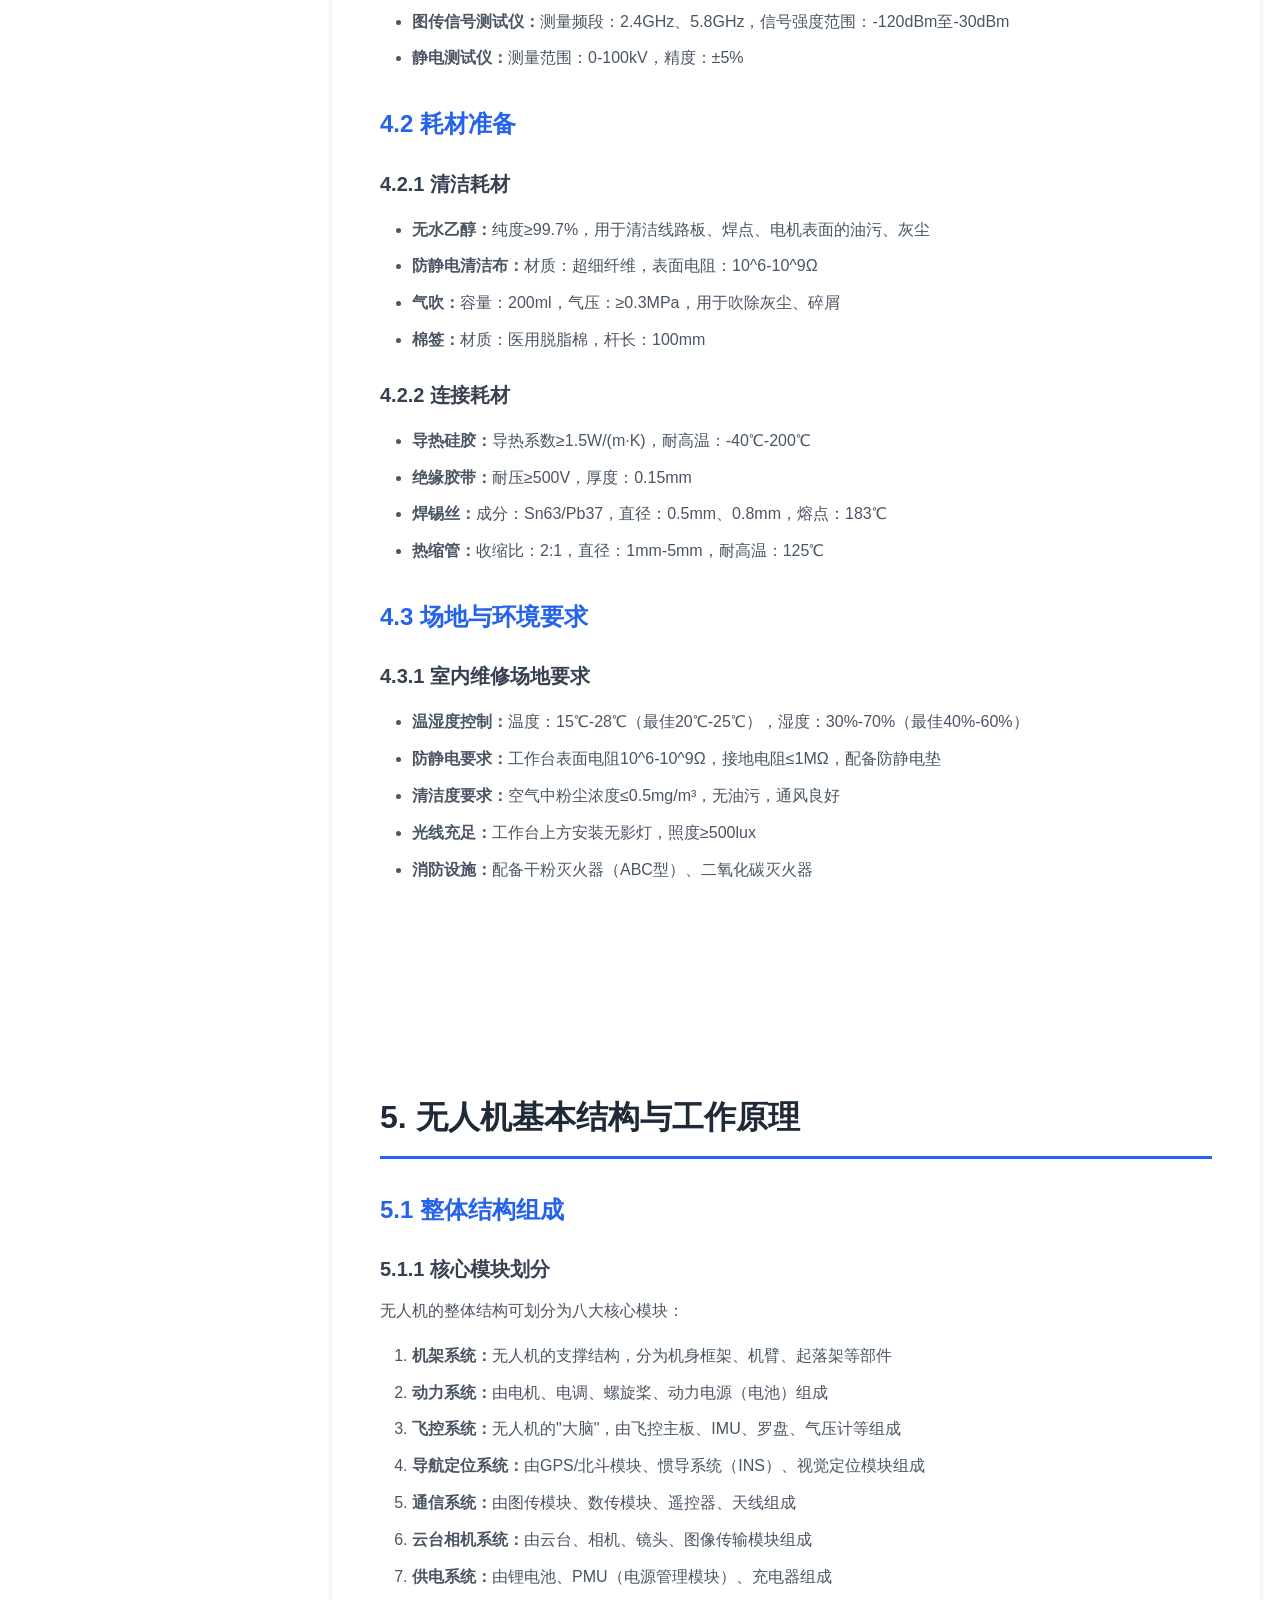
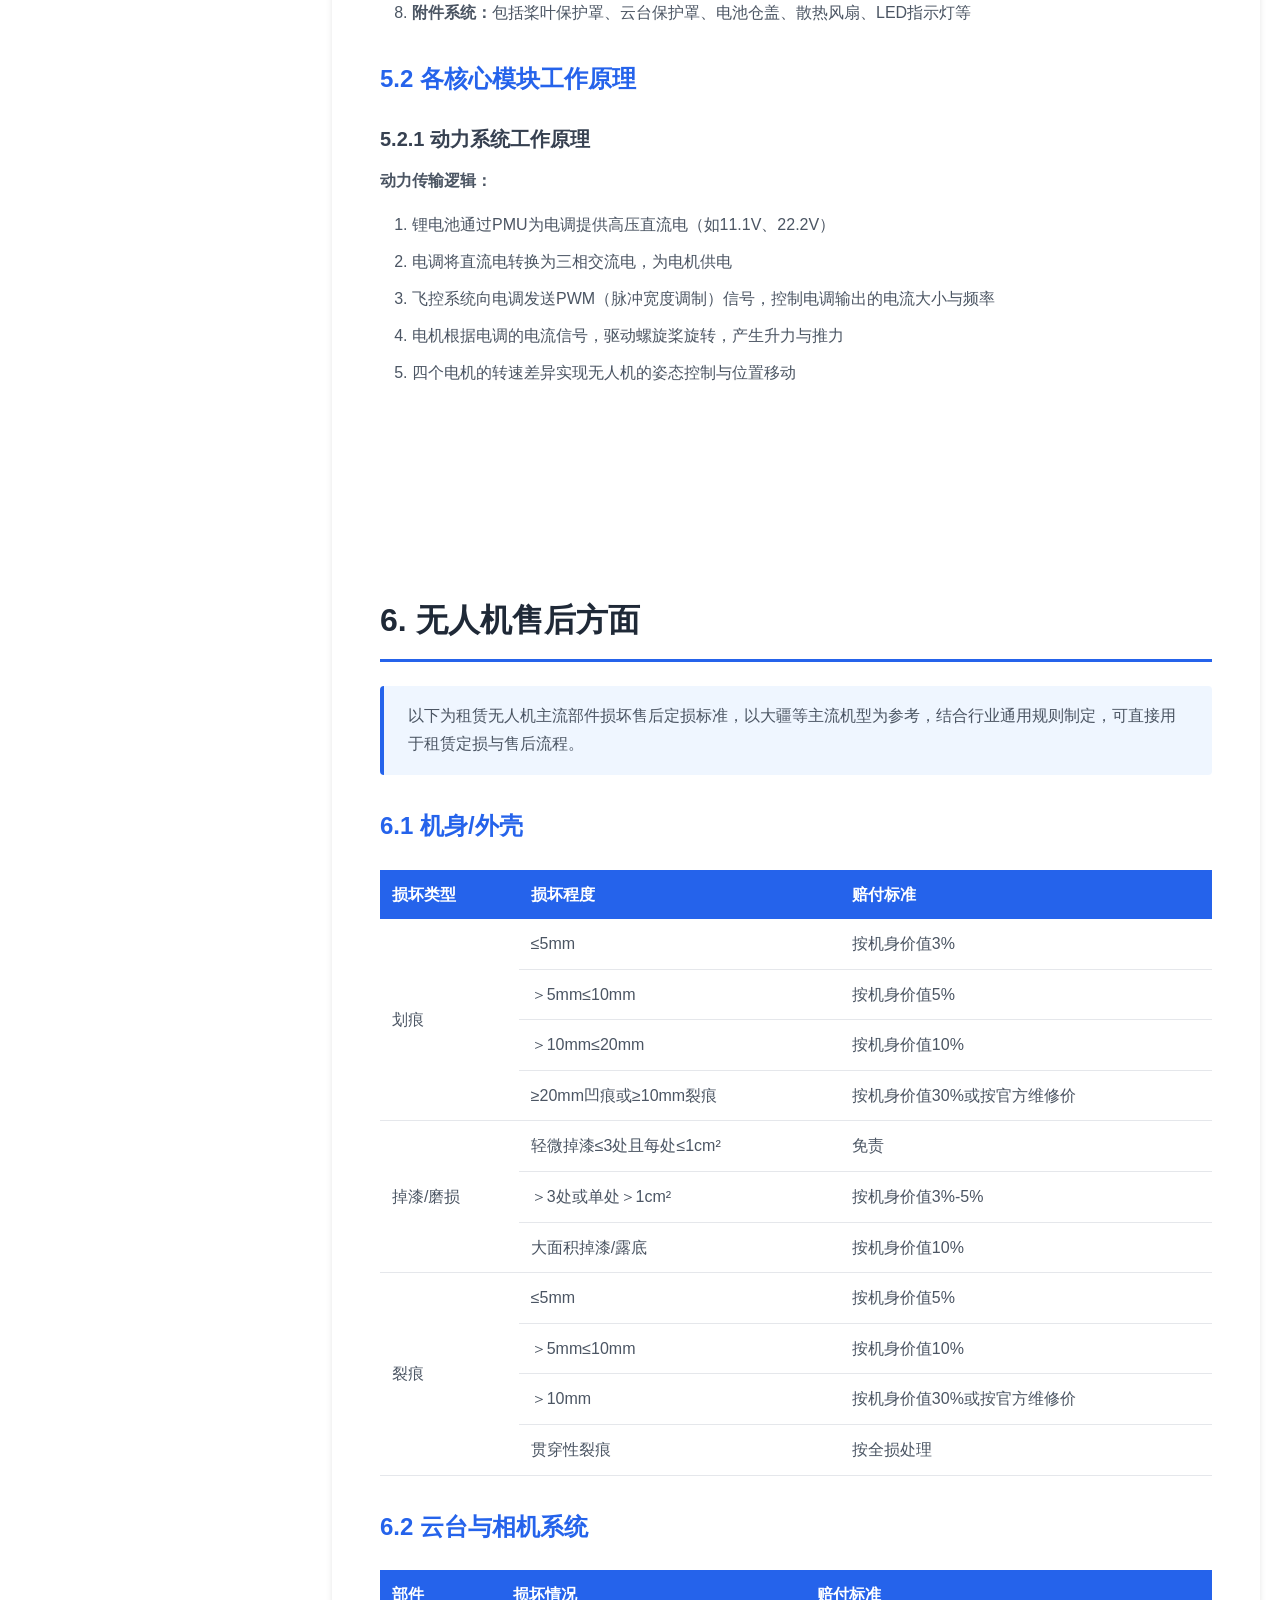
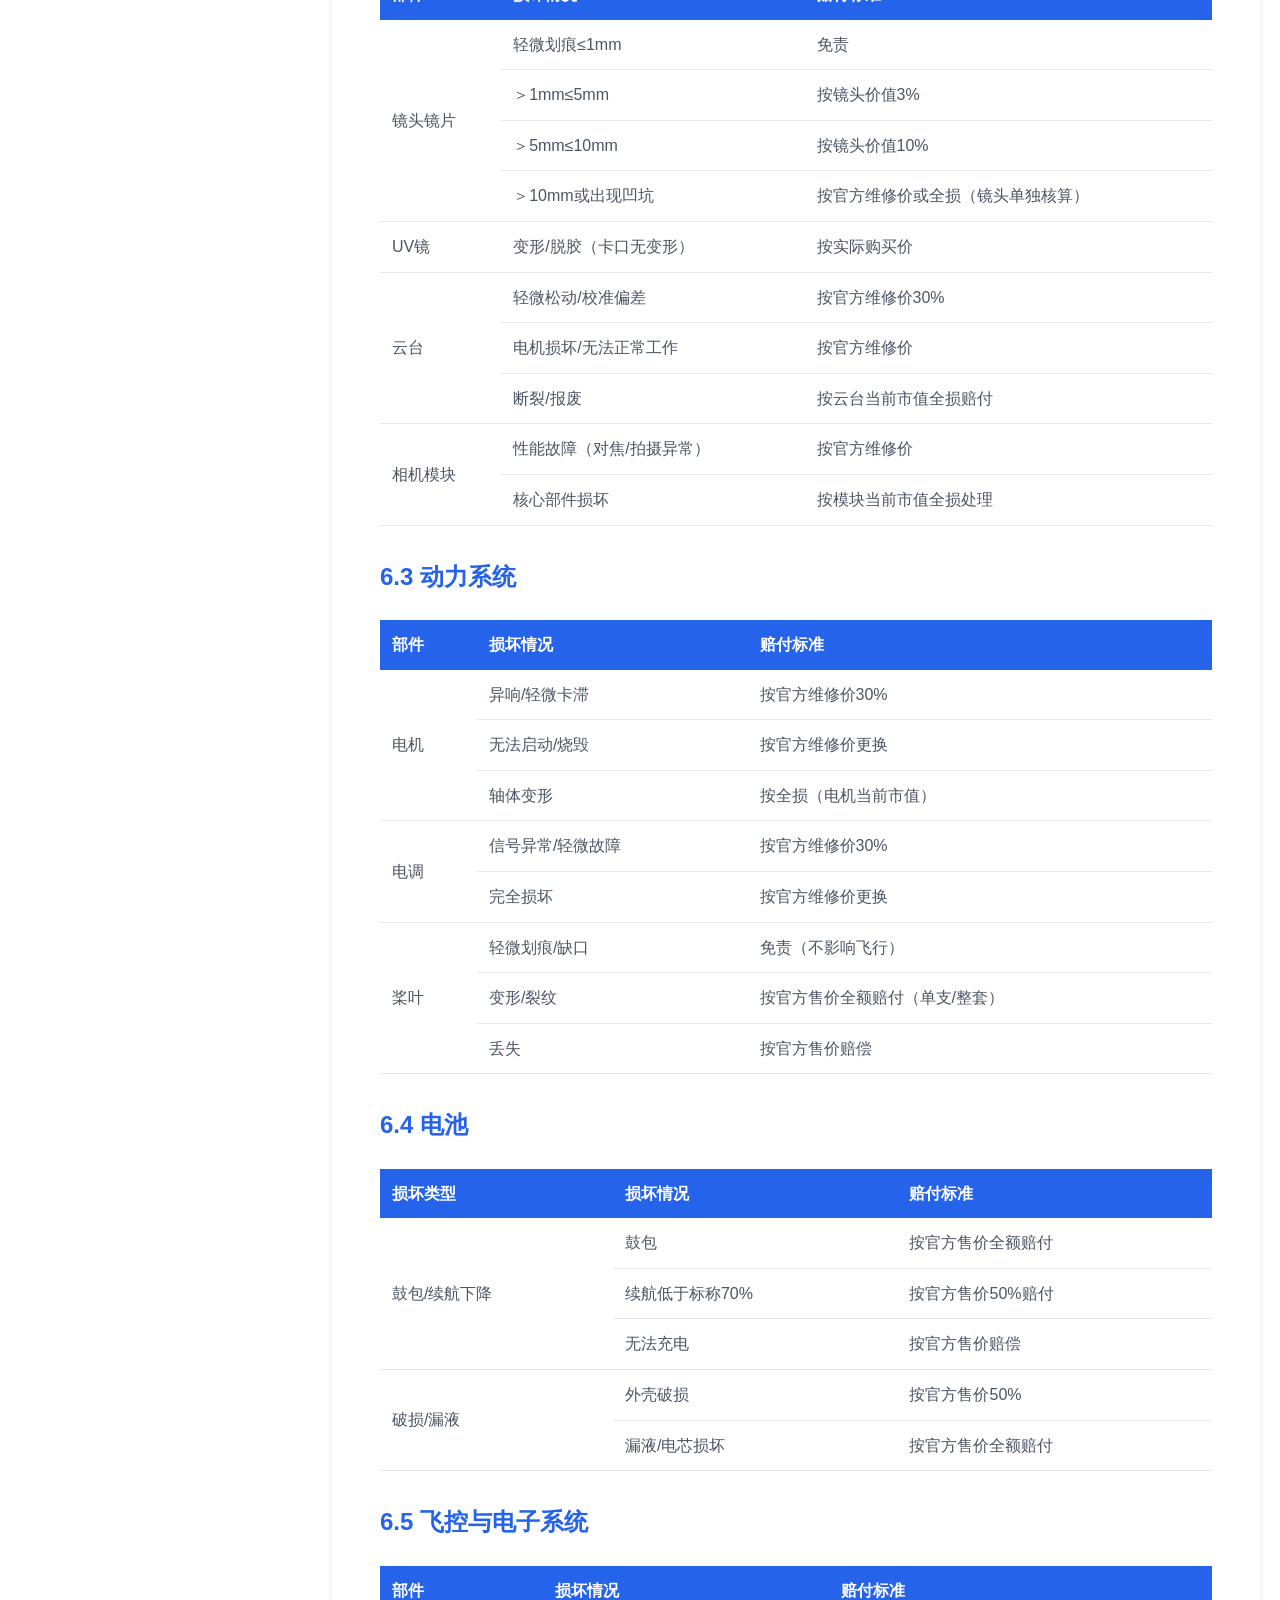
<file: maintenance-manual.html>
<!DOCTYPE html>
<html lang="zh-CN">
<head>
    <meta charset="UTF-8">
    <meta name="viewport" content="width=device-width, initial-scale=1.0">
    <title>无人机技术维修说明手册 - 全民通航</title>
    <link rel="stylesheet" href="styles.css">
    <link rel="stylesheet" href="manual.css">
</head>
<body>
    <nav class="navbar">
        <div class="container">
            <div class="logo">全民通航</div>
            <ul class="nav-menu">
                <li><a href="index.html">首页</a></li>
                <li><a href="courses.html">课程分类</a></li>
                <li><a href="tutorials.html">教程中心</a></li>
                <li><a href="rental.html">设备租赁</a></li>
                <li><a href="training.html">专项实训</a></li>
                <li><a href="certification.html">辅助考证</a></li>
                <li><a href="forum.html">交流论坛</a></li>
            </ul>
        </div>
    </nav>

    <section class="manual-hero">
        <div class="container">
            <h1>📖 无人机技术维修说明手册</h1>
            <p>专业维修指南 · 安全操作规范 · 售后定损标准</p>
        </div>
    </section>

    <div class="manual-container">
        <aside class="manual-sidebar">
            <nav class="manual-nav">
                <h3>目录</h3>
                <ul>
                    <li><a href="#abstract">摘要</a></li>
                    <li><a href="#intro">引言</a></li>
                    <li><a href="#safety">安全操作须知</a></li>
                    <li><a href="#overview">手册概述与基础定义</a></li>
                    <li><a href="#preparation">维修基础准备</a></li>
                    <li><a href="#structure">无人机基本结构与工作原理</a></li>
                    <li><a href="#after-sales">无人机售后方面</a></li>
                </ul>
            </nav>
        </aside>

        <main class="manual-content">
            <!-- 摘要 -->
            <section id="abstract" class="manual-section">
                <h2>摘要</h2>
                <p>本手册聚焦通用型多旋翼无人机（涵盖消费级与工业级基础机型）的维修技术规范，以"安全优先、流程标准化、故障可溯源"为核心编写原则，系统阐述无人机维修的安全操作准则、基础准备要求、核心部件拆装规范、常见故障排查方法、维修后校准调试流程及质量验收标准。</p>
                <p>手册整合了无人机维修行业通用标准（如GB/T38948-2020《无人机系统维修要求》）、原厂技术资料及工程实践经验，明确了维修人员资质、工具耗材选型、场地环境控制等关键前提，细化了动力系统、飞控系统、导航定位系统等八大核心模块的故障诊断与修复流程。</p>
                <p>手册可作为无人机售后维修人员参考资料，为无人机维修作业的规范化、安全化、高效化提供技术支撑。</p>
            </section>

            <!-- 引言 -->
            <section id="intro" class="manual-section">
                <h2>引言</h2>
                
                <h3>1.1 编写背景与意义</h3>
                <p>随着无人机技术的快速发展，其应用场景已覆盖航拍、植保、测绘、应急救援等多个领域，市场保有量持续增长。然而，无人机作为集成机械、电子、软件、导航等多学科技术的精密设备，在长期使用或复杂环境作业中，易出现电机故障、电池衰减、飞控异常等问题，需通过专业维修保障设备正常运行。</p>

                <p>当前，国内无人机维修市场存在操作不规范、维修标准不统一、安全隐患突出等问题：非专业维修人员缺乏系统培训，易因操作失误导致二次损坏；不同品牌机型的维修资料碎片化，缺乏通用型技术规范；维修过程中对航空法规合规性重视不足，可能引发飞行安全风险。</p>
                <p>因此，编写一份兼具通用性、规范性、实操性的无人机技术维修说明手册，对规范维修作业流程、降低维修风险、提高维修效率、保障飞行安全具有重要现实意义。</p>

                <h3>1.2 国内外研究现状</h3>
                <p>国外无人机维修技术起步较早，美国、欧盟等已形成完善的行业标准体系，如美国航空无线电技术委员会（RTCA）制定的DO-160G《航空电子设备环境条件和测试程序》，欧盟的EN9100《航空航天系列质量管理体系》，明确了无人机维修的人员资质、设备要求、流程规范等。同时，大疆、派诺特等国际品牌均提供详细的原厂维修手册，强调安全操作与原厂配件的使用。</p>
                <p>国内方面，近年来相关部门陆续出台了GB/T38948-2020《无人机系统维修要求》、GB/T38949-2020《无人机系统操作人员要求》等国家标准，为无人机维修提供了基础依据。但国内维修市场仍以品牌售后为主，通用型维修手册较少，且针对消费级与工业级无人机的通用性规范不足，学术研究多聚焦于故障诊断算法、维修技术创新，缺乏面向实操的系统性规范手册。因此，本手册的编写可填补国内通用型无人机维修规范的空白。</p>

                <h3>1.3 手册结构与编写原则</h3>
                <h4>1.3.1 手册结构</h4>
                <p>本手册共分为14个核心章节及5个附录，遵循"前置安全→基础认知→准备工作→实操流程→质量保障→支持服务"的逻辑架构：前3章明确维修安全准则、基础定义与准备要求；第4-5章为技术基础，阐述无人机结构原理与保养知识；第6-9章为核心实操模块，涵盖拆装、故障排查、校准调试；第10-13章聚焦质量验收、备件管理、返厂流程与FAQ；附录提供技术参数、附图附表等辅助资料，便于查阅使用。</p>

                <h4>1.3.2 编写原则</h4>
                <ul>
                    <li><strong>安全性原则：</strong>将安全操作置于首位，明确危险警示、防护要求与应急流程，杜绝维修过程中的人身与设备安全隐患</li>
                    <li><strong>通用性原则：</strong>以通用型多旋翼无人机为核心，兼顾消费级与工业级基础需求，适配主流机型的维修共性</li>
                    <li><strong>实操性原则：</strong>细化操作步骤、明确技术标准，提供可直接落地的维修方案</li>
                    <li><strong>规范性原则：</strong>严格遵循国家相关标准与航空法规，统一术语定义、符号标识与流程规范</li>
                    <li><strong>溯源性原则：</strong>强调维修记录的完整性与留存要求，便于故障溯源与质量跟踪</li>
                </ul>
            </section>

            <!-- 安全操作须知 -->
            <section id="safety" class="manual-section">
                <h2>2. 安全操作须知</h2>

                <h3>2.1 通用安全规范</h3>
                <h4>2.1.1 维修人员资质要求</h4>
                <p>维修人员需具备以下资质条件，方可开展维修作业：</p>
                <ul>
                    <li>具备机械电子基础、电路原理等相关专业知识，熟悉无人机基本结构与工作原理</li>
                    <li>经过专业培训并考核合格，消费级无人机维修人员需掌握基础拆装与故障排查技能，工业级无人机维修人员需持有相关行业认证证书（如AOPA无人机维修资质证书）</li>
                    <li>具备良好的动手操作能力与故障判断能力，能准确识别故障现象、定位故障原因</li>
                    <li>熟悉本手册及所维修机型的原厂技术资料，了解相关安全规范与法规要求</li>
                </ul>

                <h4>2.1.2 维修操作的核心原则</h4>
                <ul>
                    <li><strong>断电操作优先：</strong>所有维修作业（除通电测试外）必须先切断无人机电源，拆除电池，避免电路短路或电机误启动引发危险</li>
                    <li><strong>防静电原则：</strong>维修前需佩戴防静电手环，工作台铺设防静电垫，避免静电击穿飞控、云台等精密电子部件</li>
                    <li><strong>轻拆轻装原则：</strong>拆装过程中力度适中，避免暴力操作，使用合适工具，防止螺丝滑丝、部件变形或排线断裂</li>
                    <li><strong>配件原装优先：</strong>更换配件时优先使用原厂或授权兼容配件，禁止使用质量无保障的非兼容配件，避免因配件不匹配引发二次故障</li>
                    <li><strong>记录追溯原则：</strong>维修过程中详细记录故障现象、排查步骤、更换配件型号、校准参数等信息，便于后续追溯与维护</li>
                </ul>

                <h4>2.1.3 禁止操作场景</h4>
                <p>以下场景严禁开展维修作业：</p>
                <ul>
                    <li>维修人员处于酒后、疲劳、生病或精神状态不佳时，避免因注意力不集中导致操作失误</li>
                    <li>易燃易爆环境（如加油站、化工厂、存放易燃易爆物品的仓库），锂电池维修需远离火源与可燃物</li>
                    <li>强电磁干扰环境（如基站附近、高压线下方、雷达站周边），避免电磁干扰影响维修测试准确性，同时防止静电积累</li>
                    <li>极端天气环境（如暴雨、暴雪、高温≥35℃、低温≤0℃、大风≥5级），室外维修需搭建临时防护设施，否则禁止操作</li>
                    <li>场地光线不足、地面不平整或存在障碍物时，避免因视野受限或设备倾倒导致人员受伤或部件损坏</li>
                </ul>

                <h3>2.2 个人防护要求</h3>
                <h4>2.2.1 必备防护装备</h4>
                <p>根据维修机型与作业场景，需配备以下防护装备：</p>
                <div class="equipment-table">
                    <h5>基础防护装备</h5>
                    <ul>
                        <li><strong>绝缘手套：</strong>耐压≥500V，防止触电</li>
                        <li><strong>防静电手环：</strong>接地电阻≤1MΩ，释放静电</li>
                        <li><strong>护目镜：</strong>防紫外线、防碎屑飞溅</li>
                    </ul>

                    <h5>工业级无人机专项防护装备</h5>
                    <ul>
                        <li><strong>防割手套：</strong>适用于金属部件拆装，防划伤</li>
                        <li><strong>防冲击头盔：</strong>适用于大型无人机维修，防部件坠落撞击</li>
                        <li><strong>防护服：</strong>防油污、防化学试剂腐蚀</li>
                    </ul>

                    <h5>特殊维修场景防护装备</h5>
                    <ul>
                        <li><strong>锂电池维修：</strong>需配备防火手套、防护面罩</li>
                        <li><strong>焊接作业：</strong>需配备焊接面罩、防烫手套</li>
                    </ul>
                </div>

                <h4>2.2.2 防护装备使用与检查方法</h4>
                <div class="check-list">
                    <h5>防护装备使用前检查</h5>
                    <ul>
                        <li><strong>绝缘手套：</strong>检查表面无破损、裂纹，无油污残留，通过绝缘测试（使用绝缘电阻表测量，绝缘电阻≥100MΩ）</li>
                        <li><strong>防静电手环：</strong>检查接地夹连接牢固，线缆无断裂，按下测试按钮，指示灯正常亮起则说明功能完好</li>
                        <li><strong>护目镜：</strong>检查镜片无划痕、模糊，镜框无变形，佩戴贴合面部，无漏光</li>
                        <li><strong>防割/防冲击装备：</strong>检查材质无破损、老化，结构完好，防护性能未衰减</li>
                    </ul>

                    <h5>防护装备使用规范</h5>
                    <ul>
                        <li>防静电手环需全程佩戴，接地夹可靠连接至防静电工作台或接地体</li>
                        <li>绝缘手套需在接触电路部件时佩戴，避免与尖锐物体接触，使用后清洁干燥存放</li>
                        <li>护目镜在拆装螺旋桨、电机或清洁部件时必须佩戴，防止碎屑飞溅入眼</li>
                        <li>防护装备需定期更换，绝缘手套使用周期不超过6个月，防静电手环不超过1年，出现破损或性能衰减立即更换</li>
                    </ul>
                </div>

                <h3>2.3 关键部件危险警示</h3>
                <div class="warning-box">
                    <h4>⚠️ 2.3.1 供电系统</h4>
                    <p><strong>锂电池风险警示：</strong>无人机锂电池为高能量密度锂离子电池，存在过充、过放、短路引发起火、爆炸、漏液的风险，维修时严禁拆解电芯、短路正负极、高温加热或挤压电池。</p>
                    <p><strong>电芯拆解禁忌：</strong>禁止私自拆解锂电池包，电芯内部化学物质具有腐蚀性与毒性，拆解可能导致电解液泄漏，引发皮肤灼伤或中毒。</p>
                    <p><strong>电池起火应急处理：</strong>若锂电池起火，立即停止维修作业，使用干粉灭火器（ABC型）或二氧化碳灭火器灭火，严禁用水直接扑救；人员撤离至安全距离（至少5米），待火势完全熄灭后，将电池放入防火容器中妥善处理。</p>
                </div>

                <div class="warning-box">
                    <h4>⚠️ 2.3.2 动力系统</h4>
                    <p><strong>电机高速旋转风险：</strong>电机通电后转速可达数千转/分钟，维修时未拆除螺旋桨前严禁通电测试，避免螺旋桨切割造成人身伤害。</p>
                    <p><strong>螺旋桨拆装防割伤要求：</strong>拆装螺旋桨时需佩戴防割手套，握住桨叶根部缓慢旋转拆卸，避免直接接触桨叶边缘（边缘锋利，高速旋转后可能存在毛刺）；拆卸后的螺旋桨需放置在专用收纳盒中，避免随意摆放导致人员误触受伤。</p>
                </div>

                <div class="warning-box">
                    <h4>⚠️ 2.3.3 电气系统</h4>
                    <p><strong>高压/弱电区分：</strong>无人机供电系统分为高压区（电池输出端，电压11.1V-6S锂电池44.4V）与弱电区（飞控、云台等模块，电压3.3V-5V），维修时需明确区分，高压区作业必须佩戴绝缘手套。</p>
                    <p><strong>线路短路防护：</strong>维修电路时需先断电放电，检查线路接头无松动、氧化，避免工具同时接触正负极造成短路；焊接作业时需断开周边敏感电子部件电源，防止焊锡飞溅导致短路。</p>
                    <p><strong>焊点防烫：</strong>焊接后的焊点温度可达200℃以上，维修时需待焊点完全冷却（温度≤40℃）后再触碰，避免烫伤；使用电烙铁时需放置在烙铁架上，防止烫伤工作台或引燃杂物。</p>
                </div>

                <h3>2.4 应急处理流程</h3>
                <div class="emergency-procedure">
                    <h4>2.4.1 电池起火/漏液应急处理</h4>
                    <h5>电池起火应急流程</h5>
                    <ol>
                        <li>立即停止所有操作，断开无人机电源，摘除电池（若火势未蔓延至机身）</li>
                        <li>迅速使用干粉灭火器或二氧化碳灭火器对准火源根部喷射，直至火势熄灭</li>
                        <li>若灭火器无法控制火势，立即撤离至安全区域，拨打火警电话（119），告知火灾类型为锂电池火灾</li>
                        <li>火灾扑灭后，将烧毁的电池放入防火桶中，浇水冷却（需缓慢浇水，避免电池再次起火），待完全冷却后按有害垃圾处理</li>
                    </ol>

                    <h5>电池漏液应急流程</h5>
                    <ol>
                        <li>佩戴防护手套与护目镜，避免直接接触漏液（电解液为腐蚀性液体）</li>
                        <li>用吸附棉吸收漏液，放入密封容器中（不可使用金属容器），按有害垃圾处理</li>
                        <li>若漏液接触皮肤，立即用大量清水冲洗15分钟以上，若出现红肿、疼痛，及时就医</li>
                        <li>若漏液接触电子部件，立即用无水乙醇清洁，干燥后检查部件是否损坏</li>
                    </ol>
                </div>

                <h3>2.5 航空法规合规提示</h3>
                <h4>2.5.1 维修后无人机的飞行资质要求</h4>
                <ul>
                    <li>维修后的无人机需符合《民用无人驾驶航空器系统安全要求》（GB/T38947-2020）的相关规定，性能参数（如最大起飞重量、飞行速度、续航时间）需与原厂设计一致，不得擅自改装</li>
                    <li>用于商业飞行的无人机（如植保、测绘、航拍），维修后需通过第三方检测机构的适航性检测，取得检测合格证书后方可投入使用</li>
                    <li>无人机机身标识需完整清晰，包含型号、序列号、注册编号等信息，维修过程中不得遮挡或修改标识</li>
                </ul>

                <h4>2.5.2 核心部件更换后需报备的相关规定</h4>
                <ul>
                    <li>更换核心部件（如飞控系统、导航定位系统、动力系统）后，需向当地民用航空管理部门或无人机实名登记平台报备，说明更换部件的型号、生产厂家、更换原因及维修单位信息</li>
                    <li>用于公共安全、应急救援等特殊领域的无人机，核心部件更换后需经所属单位安全管理部门验收合格，并报相关主管部门备案</li>
                    <li>报备材料需包括维修记录、部件合格证明、检测报告等，留存期限不少于2年，以备核查</li>
                </ul>
            </section>

            <!-- 手册概述与基础定义 -->
            <section id="overview" class="manual-section">
                <h2>3. 手册概述与基础定义</h2>

                <h3>3.1 适用范围</h3>
                <h4>3.1.1 适配无人机型号与批次</h4>
                <p>本手册适用于以下类型与规格的无人机：</p>
                <ul>
                    <li><strong>机型类型：</strong>多旋翼无人机（4轴、6轴、8轴），涵盖消费级（起飞重量≤7kg）与工业级基础型（起飞重量7kg-25kg）</li>
                    <li><strong>应用场景：</strong>航拍无人机、植保无人机、测绘无人机、入门级工业巡检无人机</li>
                    <li><strong>适配品牌与批次：</strong>主流消费级品牌（如大疆、小米、零度智控）及工业级基础机型（如极飞P系列、大疆M300RTK基础版），生产批次为2020年1月以后的机型（具备标准化接口与通用维修架构）</li>
                    <li><strong>不适配机型：</strong>特种无人机（如固定翼、垂直起降固定翼、系留式无人机）、军用无人机、起飞重量＞25kg的大型工业无人机（需专用维修规范）</li>
                </ul>

                <h4>3.1.2 适用维修场景</h4>
                <p>本手册适用于以下维修场景，排除个人非专业维修：</p>
                <ul>
                    <li><strong>原厂售后服务中心：</strong>官方授权的专业维修机构，开展全系列故障维修、保养服务</li>
                    <li><strong>授权维修点：</strong>经品牌厂商认证的第三方维修机构，开展常见故障维修、部件更换、常规保养</li>
                    <li><strong>专业人员自主维修：</strong>具备相关资质与技能的专业技术人员，在合规场地开展的非商业性维修（如企业内部设备维护、科研机构实验设备维修）</li>
                    <li><strong>不适配场景：</strong>无资质个人开展的商业维修、未在合规场地进行的维修、擅自改装后的无人机维修（超出原厂设计标准）</li>
                </ul>

                <h3>3.2 核心术语定义</h3>
                <h4>3.2.1 无人机专业术语</h4>
                <dl class="term-list">
                    <dt>飞控（Flight Controller, FC）</dt>
                    <dd>无人机的核心控制单元，集成传感器（陀螺仪、加速度计、磁力计）与处理器，负责姿态控制、飞行指令执行、故障保护等功能</dd>

                    <dt>图传（Video Transmission, VT）</dt>
                    <dd>图像传输系统，将无人机相机拍摄的实时画面传输至遥控器或地面站，常用技术包括OcuSync、Wi-Fi、4G/5G</dd>

                    <dt>数传（Data Transmission, DT）</dt>
                    <dd>数据传输系统，实现遥控器/地面站与无人机之间的控制指令、飞行数据（高度、速度、位置）传输，传输距离通常大于图传</dd>

                    <dt>云台（Gimbal）</dt>
                    <dd>搭载相机的增稳装置，通过电机驱动抵消无人机飞行中的抖动，常见类型为三轴云台（横滚轴、俯仰轴、航向轴）</dd>

                    <dt>IMU（Inertial Measurement Unit）</dt>
                    <dd>惯性测量单元，集成陀螺仪、加速度计、磁力计，为飞控提供姿态与运动数据，是无人机姿态控制的核心传感器</dd>

                    <dt>罗盘（Compass）</dt>
                    <dd>磁力传感器，用于测量无人机的航向角，辅助GPS实现定位与导航，需避免强磁场干扰</dd>

                    <dt>电调（Electronic Speed Controller, ESC）</dt>
                    <dd>电子调速器，接收飞控指令，控制电机的转速与转向，为电机提供稳定的动力输出</dd>

                    <dt>PMU（Power Management Unit）</dt>
                    <dd>电源管理模块，负责锂电池电压转换、分配，保护电路（过充、过放、短路保护），为各模块提供稳定电压</dd>
                </dl>

                <h4>3.2.2 维修术语</h4>
                <dl class="term-list">
                    <dt>校准（Calibration）</dt>
                    <dd>调整无人机各模块参数，使其达到设计标准，如罗盘校准、水平校准、云台校准，确保设备正常工作</dd>

                    <dt>调试（Debugging）</dt>
                    <dd>排查并解决维修后设备的功能异常，优化参数设置，使设备性能恢复至最佳状态</dd>

                    <dt>返厂维修（Factory Repair）</dt>
                    <dd>将无法现场维修的故障设备或核心部件送至原厂，由专业技术人员进行维修</dd>

                    <dt>备件（Spare Part）</dt>
                    <dd>用于更换损坏部件的原厂或授权兼容部件，分为核心备件（电机、飞控、电池）与易损备件（螺丝、胶圈、排线）</dd>

                    <dt>拆机（Disassembly）</dt>
                    <dd>按照规范流程拆卸无人机机身及部件，以便检查、维修或更换故障部件</dd>

                    <dt>复位（Reset）</dt>
                    <dd>将无人机系统参数或模块设置恢复至出厂默认状态，解决因参数错误导致的故障</dd>

                    <dt>动平衡（Dynamic Balance）</dt>
                    <dd>调整螺旋桨或电机的质量分布，减少旋转时的振动，避免影响飞行稳定性</dd>

                    <dt>防水测试（Waterproof Test）</dt>
                    <dd>对防水无人机维修后的密封性能进行检测，确保无进水风险</dd>

                    <dt>循环次数（Cycle Count）</dt>
                    <dd>锂电池的充放电循环次数，一次完整的充放电（从满电到放电至存储电压）计为一次循环，循环次数达到上限后电池性能会显著衰减</dd>

                    <dt>故障溯源（Fault Traceability）</dt>
                    <dd>通过维修记录、飞行数据等信息，追溯故障发生的原因、时间、位置，为后续维修与预防提供依据</dd>
                </dl>

                <h3>3.3 符号与标识说明</h3>
                <div class="symbol-guide">
                    <h4>3.3.1 警示符号</h4>
                    <table>
                        <tr>
                            <th>符号</th>
                            <th>名称</th>
                            <th>含义与使用场景</th>
                        </tr>
                        <tr>
                            <td>⚠️</td>
                            <td>警告符号</td>
                            <td>提示存在潜在危险，可能导致设备损坏或轻微人身伤害</td>
                        </tr>
                        <tr>
                            <td>⚡</td>
                            <td>高压警告符号</td>
                            <td>提示该区域为高压区，可能导致触电</td>
                        </tr>
                        <tr>
                            <td>🔥</td>
                            <td>火灾警告符号</td>
                            <td>提示存在起火风险，如锂电池存放区、焊接作业区域</td>
                        </tr>
                        <tr>
                            <td>🚫</td>
                            <td>禁止符号</td>
                            <td>提示禁止某种操作，如"禁止拆解电芯""禁止非专业人员维修"</td>
                        </tr>
                    </table>
                </div>
            </section>

            <!-- 维修基础准备 -->
            <section id="preparation" class="manual-section">
                <h2>4. 维修基础准备</h2>

                <h3>4.1 工具准备</h3>
                <h4>4.1.1 通用工具</h4>
                <table class="tool-table">
                    <thead>
                        <tr>
                            <th>工具名称</th>
                            <th>规格参数</th>
                            <th>用途</th>
                            <th>使用注意事项</th>
                        </tr>
                    </thead>
                    <tbody>
                        <tr>
                            <td>绝缘螺丝刀套装</td>
                            <td>十字：PH0、PH1、PH2<br>一字：1.5mm、2.0mm、3.0mm<br>内六角：1.5mm、2.0mm、2.5mm、3.0mm<br>绝缘等级：≥1000V</td>
                            <td>拆装无人机机身、电机、飞控等部件的螺丝</td>
                            <td>避免使用规格不匹配的螺丝刀，防止螺丝滑丝；使用后清洁，存放于干燥处</td>
                        </tr>
                        <tr>
                            <td>精密镊子</td>
                            <td>尖头、弯头，材质：不锈钢，尖端直径≤0.5mm</td>
                            <td>夹取细小部件（如排线、电阻、螺丝）、清理灰尘</td>
                            <td>避免用力过猛导致尖端变形；禁止用于撬拨部件</td>
                        </tr>
                        <tr>
                            <td>斜口钳</td>
                            <td>刃口硬度：HRC55-60，开口宽度≤10mm</td>
                            <td>剪切多余线缆、扎带</td>
                            <td>禁止剪切金属硬线或螺丝；使用后保持刃口清洁，涂抹防锈油</td>
                        </tr>
                        <tr>
                            <td>扭力扳手</td>
                            <td>量程：0.5-10N·m，精度：±5%</td>
                            <td>拧紧关键部件螺丝（如电机固定螺丝、机架螺丝），确保力矩符合标准</td>
                            <td>按螺丝规格设定力矩值，避免过紧或过松；定期校准力矩精度</td>
                        </tr>
                    </tbody>
                </table>

                <h4>4.1.2 专用工具</h4>
                <ul>
                    <li><strong>电机拆拔器：</strong>适配电机直径16-35mm，用于拆卸电机，避免暴力拔取导致电机轴变形</li>
                    <li><strong>云台拆卸卡扣：</strong>材质：尼龙，适配主流三轴云台，用于拆卸云台与机身连接部件</li>
                    <li><strong>电池检测夹：</strong>适配电池接口XT30、XT60、XT90、T插，用于连接电池进行电压、电流检测</li>
                    <li><strong>桨叶拆卸工具：</strong>适配自锁桨、螺纹桨，用于拆卸螺旋桨</li>
                </ul>

                <h4>4.1.3 检测仪器</h4>
                <ul>
                    <li><strong>万用表：</strong>测量范围：电压0-100V，电阻0-2MΩ，电流0-10A；精度：±1%</li>
                    <li><strong>电池容量检测仪：</strong>放电电流：0.5-5A，电压精度：±0.01V</li>
                    <li><strong>图传信号测试仪：</strong>测量频段：2.4GHz、5.8GHz，信号强度范围：-120dBm至-30dBm</li>
                    <li><strong>静电测试仪：</strong>测量范围：0-100kV，精度：±5%</li>
                </ul>

                <h3>4.2 耗材准备</h3>
                <h4>4.2.1 清洁耗材</h4>
                <ul>
                    <li><strong>无水乙醇：</strong>纯度≥99.7%，用于清洁线路板、焊点、电机表面的油污、灰尘</li>
                    <li><strong>防静电清洁布：</strong>材质：超细纤维，表面电阻：10^6-10^9Ω</li>
                    <li><strong>气吹：</strong>容量：200ml，气压：≥0.3MPa，用于吹除灰尘、碎屑</li>
                    <li><strong>棉签：</strong>材质：医用脱脂棉，杆长：100mm</li>
                </ul>

                <h4>4.2.2 连接耗材</h4>
                <ul>
                    <li><strong>导热硅胶：</strong>导热系数≥1.5W/(m·K)，耐高温：-40℃-200℃</li>
                    <li><strong>绝缘胶带：</strong>耐压≥500V，厚度：0.15mm</li>
                    <li><strong>焊锡丝：</strong>成分：Sn63/Pb37，直径：0.5mm、0.8mm，熔点：183℃</li>
                    <li><strong>热缩管：</strong>收缩比：2:1，直径：1mm-5mm，耐高温：125℃</li>
                </ul>

                <h3>4.3 场地与环境要求</h3>
                <h4>4.3.1 室内维修场地要求</h4>
                <ul>
                    <li><strong>温湿度控制：</strong>温度：15℃-28℃（最佳20℃-25℃），湿度：30%-70%（最佳40%-60%）</li>
                    <li><strong>防静电要求：</strong>工作台表面电阻10^6-10^9Ω，接地电阻≤1MΩ，配备防静电垫</li>
                    <li><strong>清洁度要求：</strong>空气中粉尘浓度≤0.5mg/m³，无油污，通风良好</li>
                    <li><strong>光线充足：</strong>工作台上方安装无影灯，照度≥500lux</li>
                    <li><strong>消防设施：</strong>配备干粉灭火器（ABC型）、二氧化碳灭火器</li>
                </ul>
            </section>

            <!-- 无人机基本结构与工作原理 -->
            <section id="structure" class="manual-section">
                <h2>5. 无人机基本结构与工作原理</h2>

                <h3>5.1 整体结构组成</h3>
                <h4>5.1.1 核心模块划分</h4>
                <p>无人机的整体结构可划分为八大核心模块：</p>
                <ol>
                    <li><strong>机架系统：</strong>无人机的支撑结构，分为机身框架、机臂、起落架等部件</li>
                    <li><strong>动力系统：</strong>由电机、电调、螺旋桨、动力电源（电池）组成</li>
                    <li><strong>飞控系统：</strong>无人机的"大脑"，由飞控主板、IMU、罗盘、气压计等组成</li>
                    <li><strong>导航定位系统：</strong>由GPS/北斗模块、惯导系统（INS）、视觉定位模块组成</li>
                    <li><strong>通信系统：</strong>由图传模块、数传模块、遥控器、天线组成</li>
                    <li><strong>云台相机系统：</strong>由云台、相机、镜头、图像传输模块组成</li>
                    <li><strong>供电系统：</strong>由锂电池、PMU（电源管理模块）、充电器组成</li>
                    <li><strong>附件系统：</strong>包括桨叶保护罩、云台保护罩、电池仓盖、散热风扇、LED指示灯等</li>
                </ol>

                <h3>5.2 各核心模块工作原理</h3>
                <h4>5.2.1 动力系统工作原理</h4>
                <p><strong>动力传输逻辑：</strong></p>
                <ol>
                    <li>锂电池通过PMU为电调提供高压直流电（如11.1V、22.2V）</li>
                    <li>电调将直流电转换为三相交流电，为电机供电</li>
                    <li>飞控系统向电调发送PWM（脉冲宽度调制）信号，控制电调输出的电流大小与频率</li>
                    <li>电机根据电调的电流信号，驱动螺旋桨旋转，产生升力与推力</li>
                    <li>四个电机的转速差异实现无人机的姿态控制与位置移动</li>
                </ol>
            </section>

            <!-- 无人机售后方面 -->
            <section id="after-sales" class="manual-section">
                <h2>6. 无人机售后方面</h2>
                <p class="intro-text">以下为租赁无人机主流部件损坏售后定损标准，以大疆等主流机型为参考，结合行业通用规则制定，可直接用于租赁定损与售后流程。</p>

                <h3>6.1 机身/外壳</h3>
                <table class="damage-table">
                    <thead>
                        <tr>
                            <th>损坏类型</th>
                            <th>损坏程度</th>
                            <th>赔付标准</th>
                        </tr>
                    </thead>
                    <tbody>
                        <tr>
                            <td rowspan="4">划痕</td>
                            <td>≤5mm</td>
                            <td>按机身价值3%</td>
                        </tr>
                        <tr>
                            <td>＞5mm≤10mm</td>
                            <td>按机身价值5%</td>
                        </tr>
                        <tr>
                            <td>＞10mm≤20mm</td>
                            <td>按机身价值10%</td>
                        </tr>
                        <tr>
                            <td>≥20mm凹痕或≥10mm裂痕</td>
                            <td>按机身价值30%或按官方维修价</td>
                        </tr>
                        <tr>
                            <td rowspan="3">掉漆/磨损</td>
                            <td>轻微掉漆≤3处且每处≤1cm²</td>
                            <td>免责</td>
                        </tr>
                        <tr>
                            <td>＞3处或单处＞1cm²</td>
                            <td>按机身价值3%-5%</td>
                        </tr>
                        <tr>
                            <td>大面积掉漆/露底</td>
                            <td>按机身价值10%</td>
                        </tr>
                        <tr>
                            <td rowspan="4">裂痕</td>
                            <td>≤5mm</td>
                            <td>按机身价值5%</td>
                        </tr>
                        <tr>
                            <td>＞5mm≤10mm</td>
                            <td>按机身价值10%</td>
                        </tr>
                        <tr>
                            <td>＞10mm</td>
                            <td>按机身价值30%或按官方维修价</td>
                        </tr>
                        <tr>
                            <td>贯穿性裂痕</td>
                            <td>按全损处理</td>
                        </tr>
                    </tbody>
                </table>

                <h3>6.2 云台与相机系统</h3>
                <table class="damage-table">
                    <thead>
                        <tr>
                            <th>部件</th>
                            <th>损坏情况</th>
                            <th>赔付标准</th>
                        </tr>
                    </thead>
                    <tbody>
                        <tr>
                            <td rowspan="4">镜头镜片</td>
                            <td>轻微划痕≤1mm</td>
                            <td>免责</td>
                        </tr>
                        <tr>
                            <td>＞1mm≤5mm</td>
                            <td>按镜头价值3%</td>
                        </tr>
                        <tr>
                            <td>＞5mm≤10mm</td>
                            <td>按镜头价值10%</td>
                        </tr>
                        <tr>
                            <td>＞10mm或出现凹坑</td>
                            <td>按官方维修价或全损（镜头单独核算）</td>
                        </tr>
                        <tr>
                            <td>UV镜</td>
                            <td>变形/脱胶（卡口无变形）</td>
                            <td>按实际购买价</td>
                        </tr>
                        <tr>
                            <td rowspan="3">云台</td>
                            <td>轻微松动/校准偏差</td>
                            <td>按官方维修价30%</td>
                        </tr>
                        <tr>
                            <td>电机损坏/无法正常工作</td>
                            <td>按官方维修价</td>
                        </tr>
                        <tr>
                            <td>断裂/报废</td>
                            <td>按云台当前市值全损赔付</td>
                        </tr>
                        <tr>
                            <td rowspan="2">相机模块</td>
                            <td>性能故障（对焦/拍摄异常）</td>
                            <td>按官方维修价</td>
                        </tr>
                        <tr>
                            <td>核心部件损坏</td>
                            <td>按模块当前市值全损处理</td>
                        </tr>
                    </tbody>
                </table>

                <h3>6.3 动力系统</h3>
                <table class="damage-table">
                    <thead>
                        <tr>
                            <th>部件</th>
                            <th>损坏情况</th>
                            <th>赔付标准</th>
                        </tr>
                    </thead>
                    <tbody>
                        <tr>
                            <td rowspan="3">电机</td>
                            <td>异响/轻微卡滞</td>
                            <td>按官方维修价30%</td>
                        </tr>
                        <tr>
                            <td>无法启动/烧毁</td>
                            <td>按官方维修价更换</td>
                        </tr>
                        <tr>
                            <td>轴体变形</td>
                            <td>按全损（电机当前市值）</td>
                        </tr>
                        <tr>
                            <td rowspan="2">电调</td>
                            <td>信号异常/轻微故障</td>
                            <td>按官方维修价30%</td>
                        </tr>
                        <tr>
                            <td>完全损坏</td>
                            <td>按官方维修价更换</td>
                        </tr>
                        <tr>
                            <td rowspan="3">桨叶</td>
                            <td>轻微划痕/缺口</td>
                            <td>免责（不影响飞行）</td>
                        </tr>
                        <tr>
                            <td>变形/裂纹</td>
                            <td>按官方售价全额赔付（单支/整套）</td>
                        </tr>
                        <tr>
                            <td>丢失</td>
                            <td>按官方售价赔偿</td>
                        </tr>
                    </tbody>
                </table>

                <h3>6.4 电池</h3>
                <table class="damage-table">
                    <thead>
                        <tr>
                            <th>损坏类型</th>
                            <th>损坏情况</th>
                            <th>赔付标准</th>
                        </tr>
                    </thead>
                    <tbody>
                        <tr>
                            <td rowspan="3">鼓包/续航下降</td>
                            <td>鼓包</td>
                            <td>按官方售价全额赔付</td>
                        </tr>
                        <tr>
                            <td>续航低于标称70%</td>
                            <td>按官方售价50%赔付</td>
                        </tr>
                        <tr>
                            <td>无法充电</td>
                            <td>按官方售价赔偿</td>
                        </tr>
                        <tr>
                            <td rowspan="2">破损/漏液</td>
                            <td>外壳破损</td>
                            <td>按官方售价50%</td>
                        </tr>
                        <tr>
                            <td>漏液/电芯损坏</td>
                            <td>按官方售价全额赔付</td>
                        </tr>
                    </tbody>
                </table>

                <h3>6.5 飞控与电子系统</h3>
                <table class="damage-table">
                    <thead>
                        <tr>
                            <th>部件</th>
                            <th>损坏情况</th>
                            <th>赔付标准</th>
                        </tr>
                    </thead>
                    <tbody>
                        <tr>
                            <td rowspan="2">飞控主板</td>
                            <td>轻微故障（如信号不稳）</td>
                            <td>按官方维修价30%</td>
                        </tr>
                        <tr>
                            <td>严重损坏（无法开机/失控）</td>
                            <td>按官方维修价或主板当前市值全损处理</td>
                        </tr>
                        <tr>
                            <td rowspan="2">GPS/图传模块</td>
                            <td>信号弱/偶尔断连</td>
                            <td>按官方维修价30%</td>
                        </tr>
                        <tr>
                            <td>完全失效</td>
                            <td>按官方维修价更换</td>
                        </tr>
                        <tr>
                            <td rowspan="3">遥控器</td>
                            <td>按键失灵/轻微损坏</td>
                            <td>按官方维修价30%</td>
                        </tr>
                        <tr>
                            <td>严重损坏/无法使用</td>
                            <td>按官方维修价更换</td>
                        </tr>
                        <tr>
                            <td>丢失</td>
                            <td>按官方售价全额赔付</td>
                        </tr>
                    </tbody>
                </table>

                <h3>6.6 配件</h3>
                <table class="damage-table">
                    <thead>
                        <tr>
                            <th>配件类型</th>
                            <th>损坏情况</th>
                            <th>赔付标准</th>
                        </tr>
                    </thead>
                    <tbody>
                        <tr>
                            <td rowspan="2">云台保护罩/滤镜</td>
                            <td>轻微划痕</td>
                            <td>免责</td>
                        </tr>
                        <tr>
                            <td>破损/变形</td>
                            <td>按官方售价赔偿</td>
                        </tr>
                        <tr>
                            <td rowspan="2">充电器/数据线</td>
                            <td>损坏</td>
                            <td>按官方售价赔偿</td>
                        </tr>
                        <tr>
                            <td>丢失</td>
                            <td>按官方售价赔付</td>
                        </tr>
                        <tr>
                            <td rowspan="2">起落架</td>
                            <td>轻微变形</td>
                            <td>免责</td>
                        </tr>
                        <tr>
                            <td>断裂/无法支撑</td>
                            <td>按官方售价赔偿</td>
                        </tr>
                    </tbody>
                </table>

                <h3>6.7 定损与理赔流程</h3>
                <ol>
                    <li><strong>责任认定：</strong>调取飞行记录，区分人为操作、意外、设备质量问题；禁飞区、违规操作等承租人全责</li>
                    <li><strong>定损方式：</strong>送官方授权维修中心检测，出具维修报价单；小损可现场定损，按上述比例核算；全损按设备当前市值或押金赔付</li>
                    <li><strong>维修与误工：</strong>维修优先选官方或授权机构，费用按定损标准；维修期间按日租金80%计误工费，一般不超7天</li>
                    <li><strong>保险理赔：</strong>已购保险的，按保险条款理赔，免赔部分由承租人承担；未投保则按上述标准全额赔付</li>
                </ol>

                <h3>6.8 免责与特殊情况</h3>
                <h4>免责</h4>
                <ul>
                    <li>正常使用的轻微磨损（如机身细小划痕、桨叶轻微痕迹）</li>
                    <li>设备自身质量问题（经官方检测确认）</li>
                    <li>不可抗力（地震、雷击等）</li>
                </ul>

                <h4>特殊</h4>
                <ul>
                    <li>私自改装、使用非原厂配件导致损坏全额赔付</li>
                    <li>遗失主件按押金100%赔偿，附件按官方售价赔付</li>
                </ul>
            </section>

            <div class="manual-footer">
                <p>本手册为无人机维修技术规范参考文档，实际维修操作请遵循相关法律法规及安全规范。</p>
                <p>如有疑问，请联系全民通航技术支持团队。</p>
            </div>
        </main>
    </div>

    <footer class="footer">
        <div class="container">
            <div class="footer-content">
                <div class="footer-section">
                    <h4>关于我们</h4>
                    <p>全民通航致力于推动无人机技术全民普及，为低空经济产业输送高素质人才。</p>
                </div>
                <div class="footer-section">
                    <h4>快速链接</h4>
                    <ul>
                        <li><a href="courses.html">课程体系</a></li>
                        <li><a href="rental.html">设备租赁</a></li>
                        <li><a href="certification.html">职业认证</a></li>
                    </ul>
                </div>
                <div class="footer-section">
                    <h4>联系我们</h4>
                    <p>邮箱: contact@qmth.com</p>
                    <p>电话: 400-XXX-XXXX</p>
                </div>
            </div>
            <div class="footer-bottom">
                <p>&copy; 2026 全民通航. All rights reserved.</p>
            </div>
        </div>
    </footer>

    <script src="manual.js"></script>
</body>
</html>
</file>
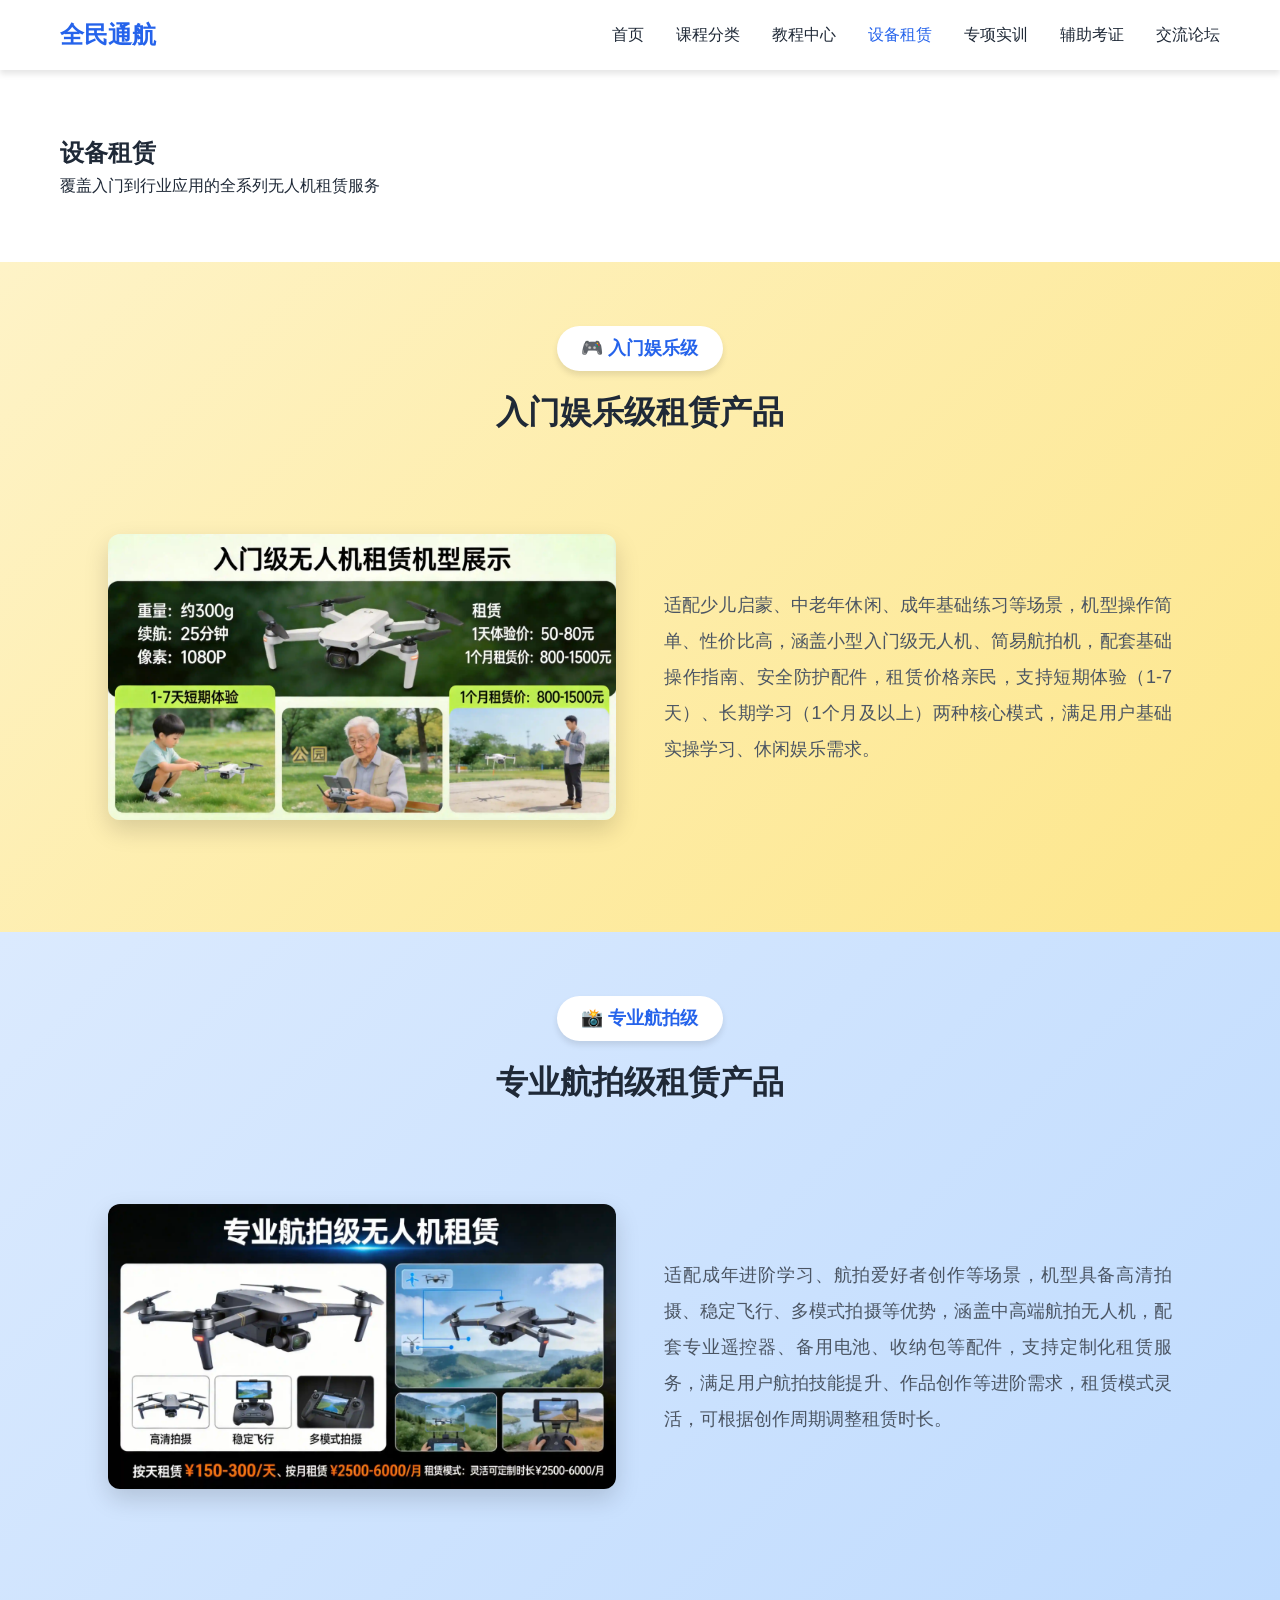
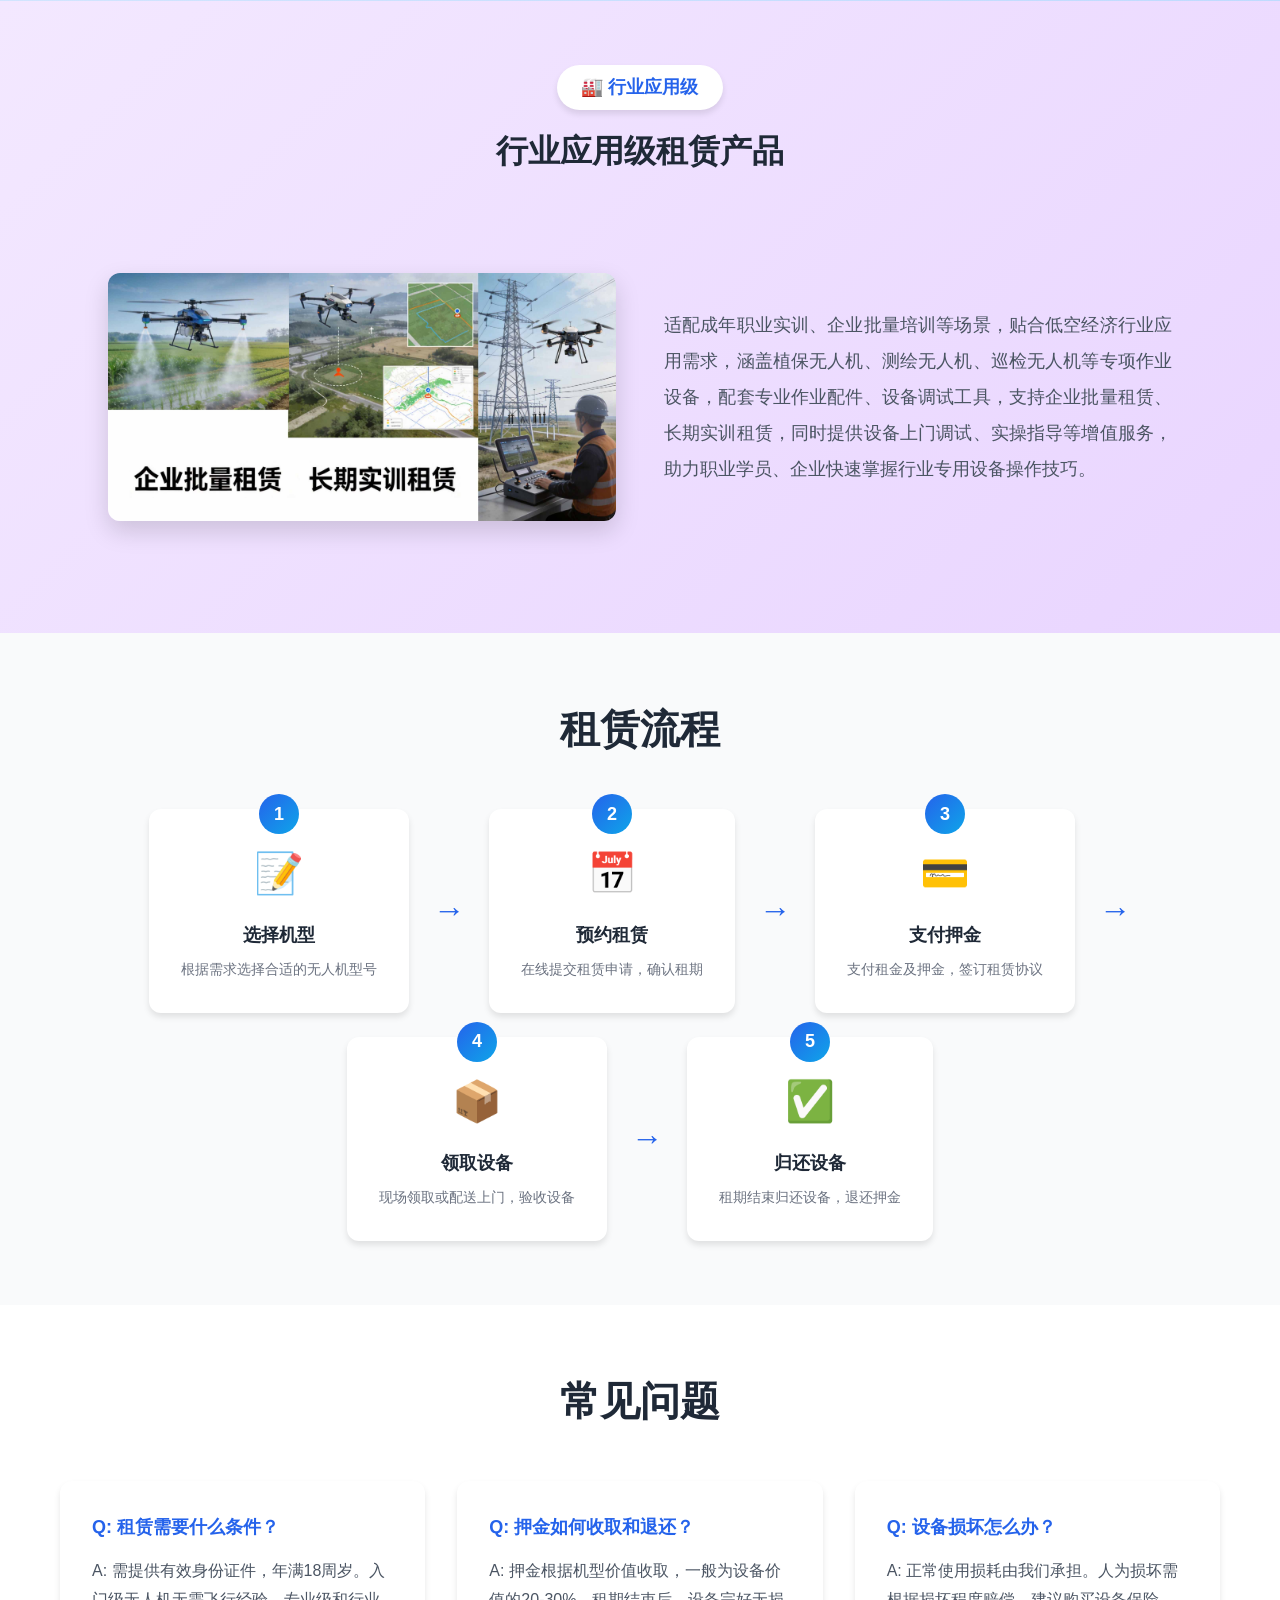
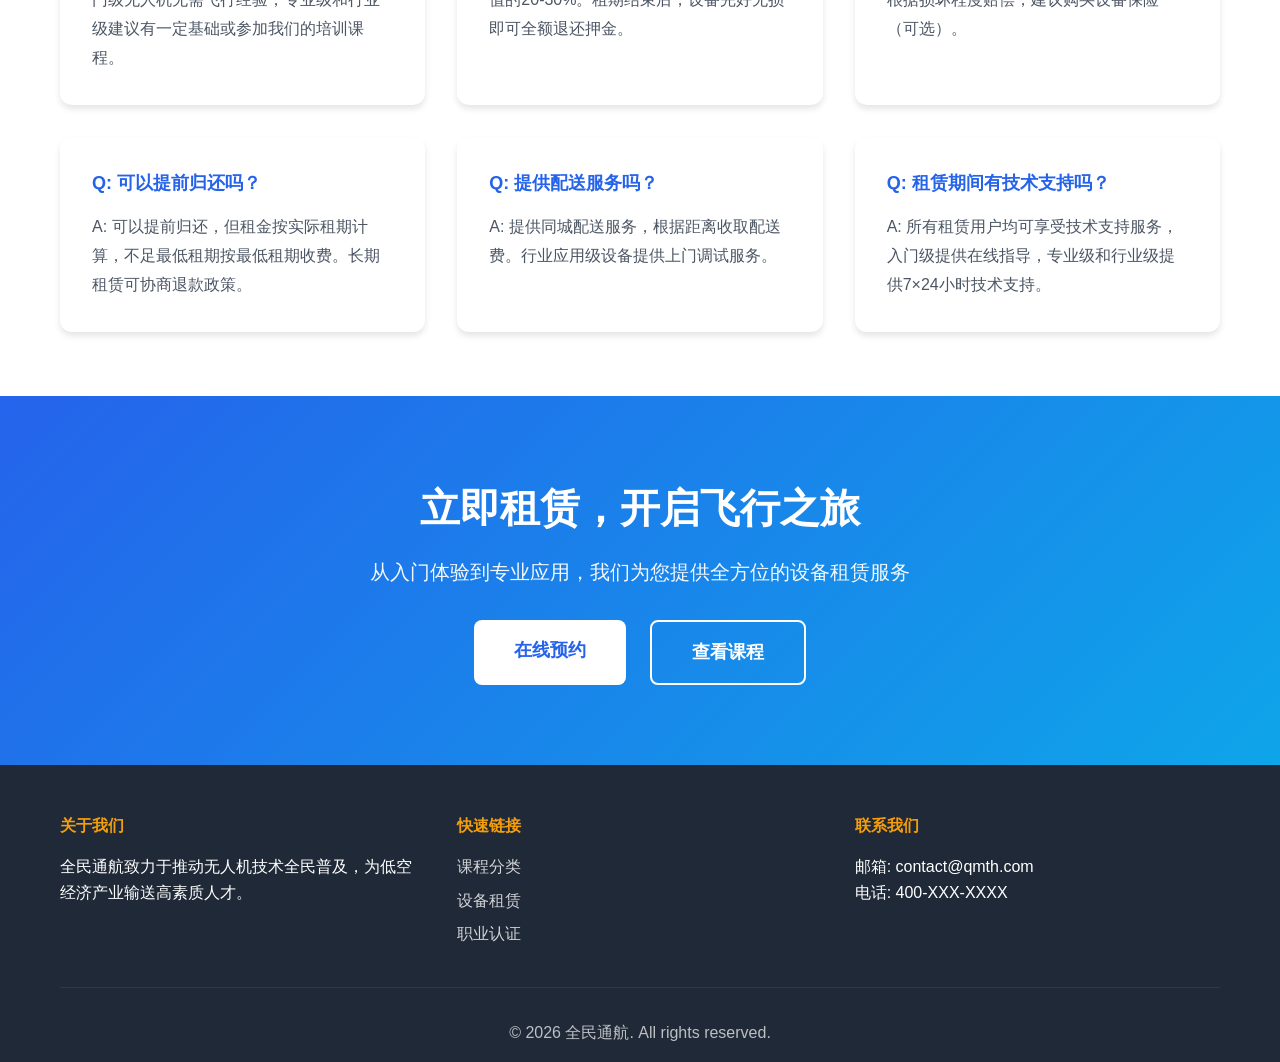
<file: rental.html>
<!DOCTYPE html>
<html lang="zh-CN">
<head>
    <meta charset="UTF-8">
    <meta name="viewport" content="width=device-width, initial-scale=1.0">
    <title>设备租赁 - 全民通航</title>
    <link rel="stylesheet" href="styles.css">
    <link rel="stylesheet" href="rental.css">
</head>
<body>
    <nav class="navbar">
        <div class="container">
            <div class="logo">全民通航</div>
            <ul class="nav-menu">
                <li><a href="index.html">首页</a></li>
                <li><a href="courses.html">课程分类</a></li>
                <li><a href="tutorials.html">教程中心</a></li>
                <li><a href="rental.html" class="active">设备租赁</a></li>
                <li><a href="training.html">专项实训</a></li>
                <li><a href="certification.html">辅助考证</a></li>
                <li><a href="forum.html">交流论坛</a></li>
            </ul>
        </div>
    </nav>

    <section class="page-hero">
        <div class="container">
            <h1>设备租赁</h1>
            <p>覆盖入门到行业应用的全系列无人机租赁服务</p>
        </div>
    </section>

    <!-- 入门娱乐级租赁 -->
    <section class="rental-category entry">
        <div class="container">
            <div class="category-header">
                <div class="category-badge">🎮 入门娱乐级</div>
                <h2>入门娱乐级租赁产品</h2>
            </div>

            <div class="rental-content">
                <div class="rental-image">
                    <img src="./images/4.jpg" alt="入门级无人机机型展示" class="rental-img">
                </div>

                <div class="rental-details">
                    <p class="product-description">适配少儿启蒙、中老年休闲、成年基础练习等场景，机型操作简单、性价比高，涵盖小型入门级无人机、简易航拍机，配套基础操作指南、安全防护配件，租赁价格亲民，支持短期体验（1-7天）、长期学习（1个月及以上）两种核心模式，满足用户基础实操学习、休闲娱乐需求。</p>
                </div>
            </div>
        </div>
    </section>

    <!-- 专业航拍级租赁 -->
    <section class="rental-category professional">
        <div class="container">
            <div class="category-header">
                <div class="category-badge">📸 专业航拍级</div>
                <h2>专业航拍级租赁产品</h2>
            </div>

            <div class="rental-content reverse">
                <div class="rental-details">
                    <p class="product-description">适配成年进阶学习、航拍爱好者创作等场景，机型具备高清拍摄、稳定飞行、多模式拍摄等优势，涵盖中高端航拍无人机，配套专业遥控器、备用电池、收纳包等配件，支持定制化租赁服务，满足用户航拍技能提升、作品创作等进阶需求，租赁模式灵活，可根据创作周期调整租赁时长。</p>
                </div>

                <div class="rental-image">
                    <img src="./images/5.jpg" alt="专业航拍级无人机机型展示" class="rental-img">
                </div>
            </div>
        </div>
    </section>

    <!-- 行业应用级租赁 -->
    <section class="rental-category industry">
        <div class="container">
            <div class="category-header">
                <div class="category-badge">🏭 行业应用级</div>
                <h2>行业应用级租赁产品</h2>
            </div>

            <div class="rental-content">
                <div class="rental-image">
                    <img src="./images/6.jpg" alt="行业应用级无人机机型展示" class="rental-img">
                </div>

                <div class="rental-details">
                    <p class="product-description">适配成年职业实训、企业批量培训等场景，贴合低空经济行业应用需求，涵盖植保无人机、测绘无人机、巡检无人机等专项作业设备，配套专业作业配件、设备调试工具，支持企业批量租赁、长期实训租赁，同时提供设备上门调试、实操指导等增值服务，助力职业学员、企业快速掌握行业专用设备操作技巧。</p>
                </div>
            </div>
        </div>
    </section>

    <!-- 租赁流程 -->
    <section class="rental-process">
        <div class="container">
            <h2 class="section-title">租赁流程</h2>
            <div class="process-steps">
                <div class="process-step">
                    <div class="step-number">1</div>
                    <div class="step-icon">📝</div>
                    <h3>选择机型</h3>
                    <p>根据需求选择合适的无人机型号</p>
                </div>
                <div class="process-arrow">→</div>
                <div class="process-step">
                    <div class="step-number">2</div>
                    <div class="step-icon">📅</div>
                    <h3>预约租赁</h3>
                    <p>在线提交租赁申请，确认租期</p>
                </div>
                <div class="process-arrow">→</div>
                <div class="process-step">
                    <div class="step-number">3</div>
                    <div class="step-icon">💳</div>
                    <h3>支付押金</h3>
                    <p>支付租金及押金，签订租赁协议</p>
                </div>
                <div class="process-arrow">→</div>
                <div class="process-step">
                    <div class="step-number">4</div>
                    <div class="step-icon">📦</div>
                    <h3>领取设备</h3>
                    <p>现场领取或配送上门，验收设备</p>
                </div>
                <div class="process-arrow">→</div>
                <div class="process-step">
                    <div class="step-number">5</div>
                    <div class="step-icon">✅</div>
                    <h3>归还设备</h3>
                    <p>租期结束归还设备，退还押金</p>
                </div>
            </div>
        </div>
    </section>

    <!-- 常见问题 -->
    <section class="rental-faq">
        <div class="container">
            <h2 class="section-title">常见问题</h2>
            <div class="faq-grid">
                <div class="faq-card">
                    <h3>Q: 租赁需要什么条件？</h3>
                    <p>A: 需提供有效身份证件，年满18周岁。入门级无人机无需飞行经验，专业级和行业级建议有一定基础或参加我们的培训课程。</p>
                </div>
                <div class="faq-card">
                    <h3>Q: 押金如何收取和退还？</h3>
                    <p>A: 押金根据机型价值收取，一般为设备价值的20-30%。租期结束后，设备完好无损即可全额退还押金。</p>
                </div>
                <div class="faq-card">
                    <h3>Q: 设备损坏怎么办？</h3>
                    <p>A: 正常使用损耗由我们承担。人为损坏需根据损坏程度赔偿，建议购买设备保险（可选）。</p>
                </div>
                <div class="faq-card">
                    <h3>Q: 可以提前归还吗？</h3>
                    <p>A: 可以提前归还，但租金按实际租期计算，不足最低租期按最低租期收费。长期租赁可协商退款政策。</p>
                </div>
                <div class="faq-card">
                    <h3>Q: 提供配送服务吗？</h3>
                    <p>A: 提供同城配送服务，根据距离收取配送费。行业应用级设备提供上门调试服务。</p>
                </div>
                <div class="faq-card">
                    <h3>Q: 租赁期间有技术支持吗？</h3>
                    <p>A: 所有租赁用户均可享受技术支持服务，入门级提供在线指导，专业级和行业级提供7×24小时技术支持。</p>
                </div>
            </div>
        </div>
    </section>

    <section class="cta-section">
        <div class="container">
            <h2>立即租赁，开启飞行之旅</h2>
            <p>从入门体验到专业应用，我们为您提供全方位的设备租赁服务</p>
            <div class="cta-buttons">
                <a href="#" class="btn btn-primary">在线预约</a>
                <a href="courses.html" class="btn btn-secondary">查看课程</a>
            </div>
        </div>
    </section>

    <footer class="footer">
        <div class="container">
            <div class="footer-content">
                <div class="footer-section">
                    <h4>关于我们</h4>
                    <p>全民通航致力于推动无人机技术全民普及，为低空经济产业输送高素质人才。</p>
                </div>
                <div class="footer-section">
                    <h4>快速链接</h4>
                    <ul>
                        <li><a href="courses.html">课程分类</a></li>
                        <li><a href="rental.html">设备租赁</a></li>
                        <li><a href="certification.html">职业认证</a></li>
                    </ul>
                </div>
                <div class="footer-section">
                    <h4>联系我们</h4>
                    <p>邮箱: contact@qmth.com</p>
                    <p>电话: 400-XXX-XXXX</p>
                </div>
            </div>
            <div class="footer-bottom">
                <p>&copy; 2026 全民通航. All rights reserved.</p>
            </div>
        </div>
    </footer>
</body>
</html>
</file>
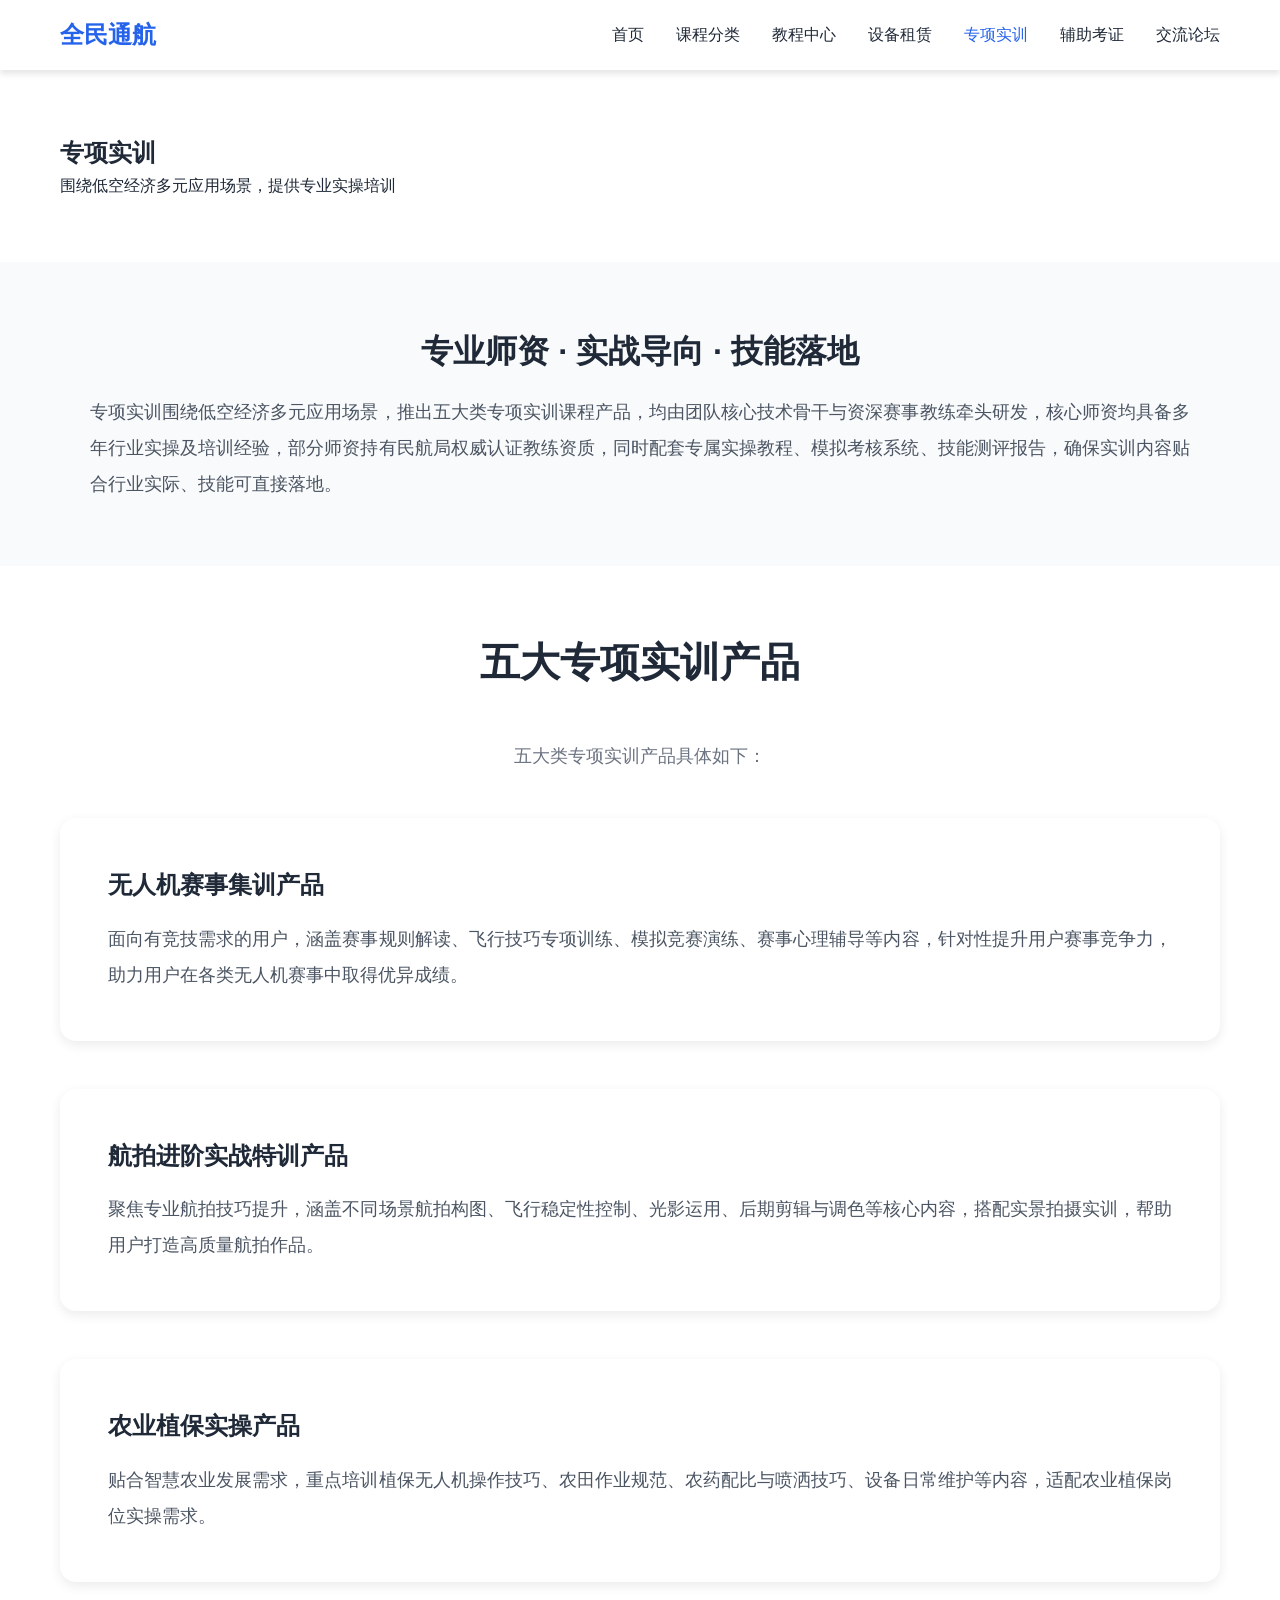
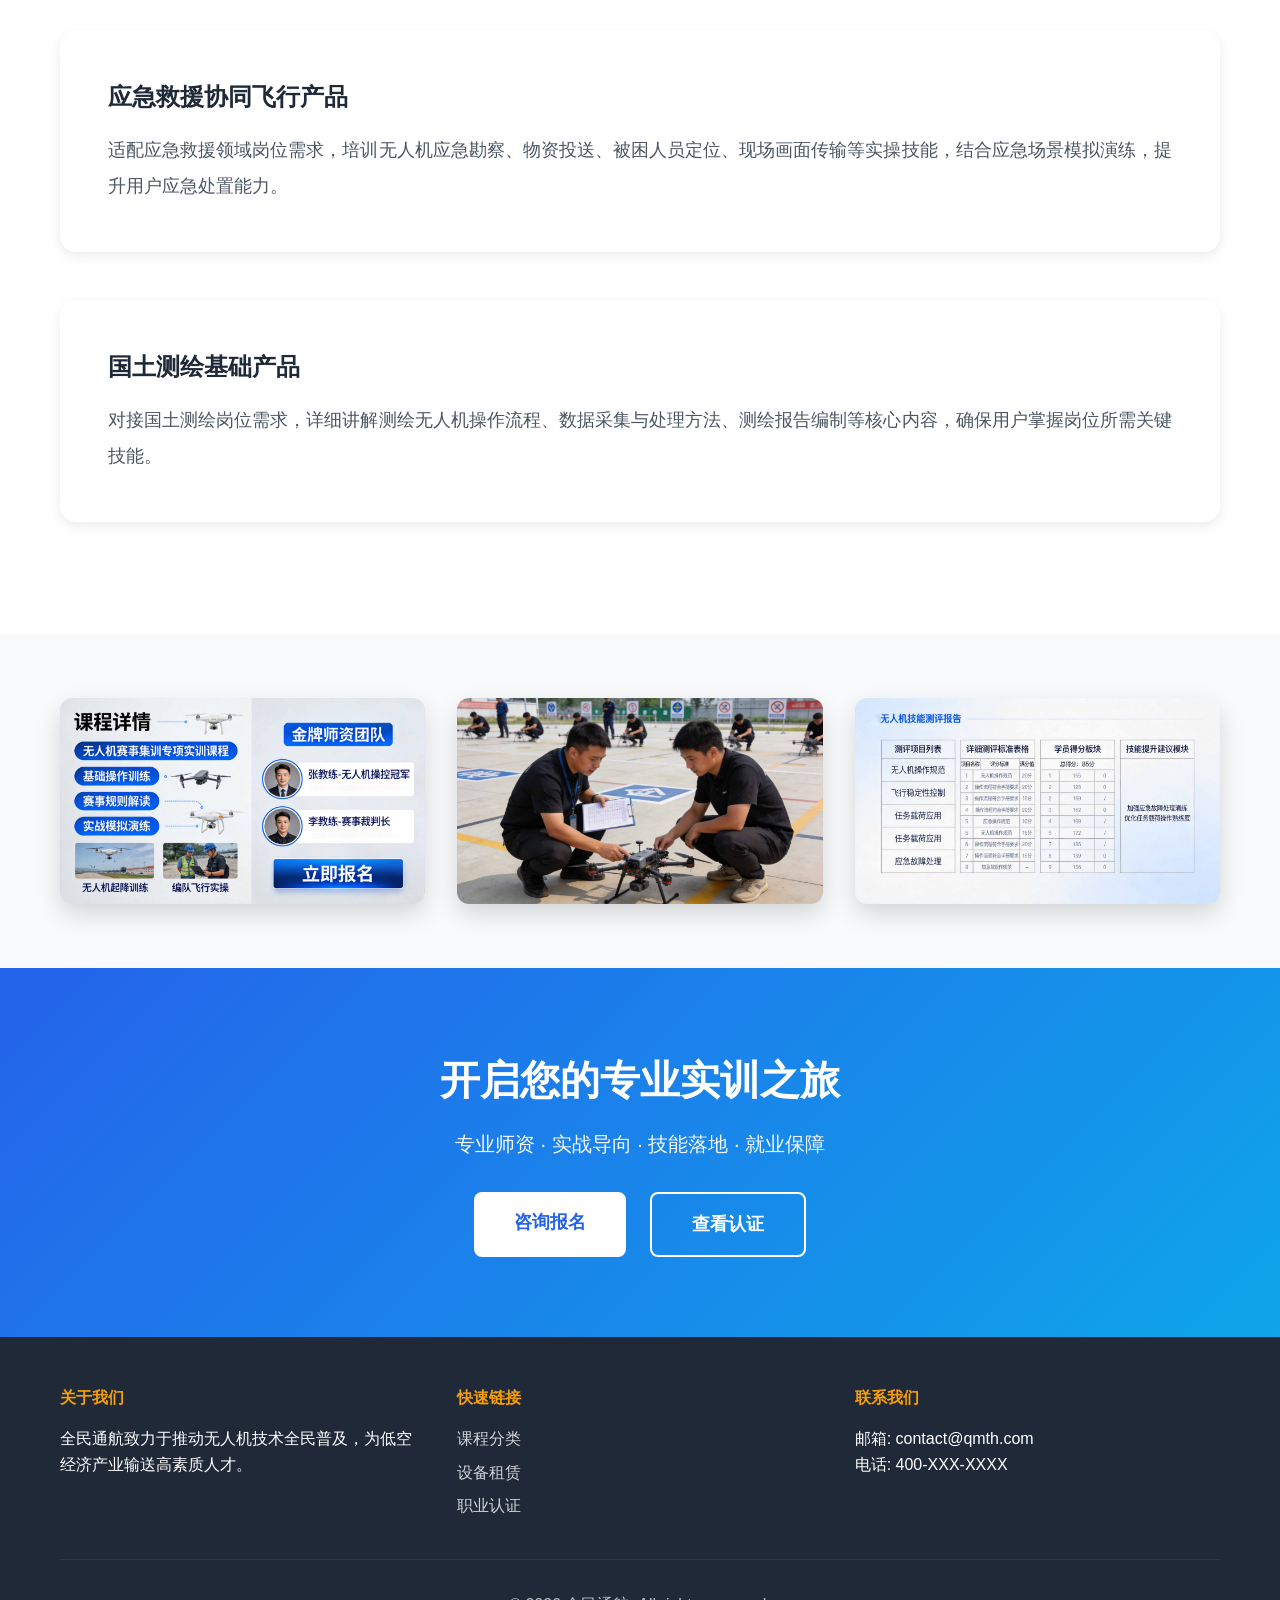
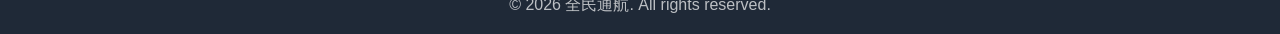
<file: training.html>
<!DOCTYPE html>
<html lang="zh-CN">
<head>
    <meta charset="UTF-8">
    <meta name="viewport" content="width=device-width, initial-scale=1.0">
    <title>专项实训 - 全民通航</title>
    <link rel="stylesheet" href="styles.css">
    <link rel="stylesheet" href="training.css">
</head>
<body>
    <nav class="navbar">
        <div class="container">
            <div class="logo">全民通航</div>
            <ul class="nav-menu">
                <li><a href="index.html">首页</a></li>
                <li><a href="courses.html">课程分类</a></li>
                <li><a href="tutorials.html">教程中心</a></li>
                <li><a href="rental.html">设备租赁</a></li>
                <li><a href="training.html" class="active">专项实训</a></li>
                <li><a href="certification.html">辅助考证</a></li>
                <li><a href="forum.html">交流论坛</a></li>
            </ul>
        </div>
    </nav>

    <section class="page-hero">
        <div class="container">
            <h1>专项实训</h1>
            <p>围绕低空经济多元应用场景，提供专业实操培训</p>
        </div>
    </section>

    <section class="training-intro">
        <div class="container">
            <div class="intro-content">
                <h2>专业师资 · 实战导向 · 技能落地</h2>
                <p>专项实训围绕低空经济多元应用场景，推出五大类专项实训课程产品，均由团队核心技术骨干与资深赛事教练牵头研发，核心师资均具备多年行业实操及培训经验，部分师资持有民航局权威认证教练资质，同时配套专属实操教程、模拟考核系统、技能测评报告，确保实训内容贴合行业实际、技能可直接落地。</p>
            </div>
        </div>
    </section>

    <section class="training-programs">
        <div class="container">
            <h2 class="section-title">五大专项实训产品</h2>
            
            <div class="programs-intro">
                <p>五大类专项实训产品具体如下：</p>
            </div>

            <!-- 无人机赛事集训 -->
            <div class="program-card-text">
                <h3>无人机赛事集训产品</h3>
                <p>面向有竞技需求的用户，涵盖赛事规则解读、飞行技巧专项训练、模拟竞赛演练、赛事心理辅导等内容，针对性提升用户赛事竞争力，助力用户在各类无人机赛事中取得优异成绩。</p>
            </div>

            <!-- 航拍进阶实战特训 -->
            <div class="program-card-text">
                <h3>航拍进阶实战特训产品</h3>
                <p>聚焦专业航拍技巧提升，涵盖不同场景航拍构图、飞行稳定性控制、光影运用、后期剪辑与调色等核心内容，搭配实景拍摄实训，帮助用户打造高质量航拍作品。</p>
            </div>

            <!-- 农业植保实操 -->
            <div class="program-card-text">
                <h3>农业植保实操产品</h3>
                <p>贴合智慧农业发展需求，重点培训植保无人机操作技巧、农田作业规范、农药配比与喷洒技巧、设备日常维护等内容，适配农业植保岗位实操需求。</p>
            </div>

            <!-- 应急救援协同飞行 -->
            <div class="program-card-text">
                <h3>应急救援协同飞行产品</h3>
                <p>适配应急救援领域岗位需求，培训无人机应急勘察、物资投送、被困人员定位、现场画面传输等实操技能，结合应急场景模拟演练，提升用户应急处置能力。</p>
            </div>

            <!-- 国土测绘基础 -->
            <div class="program-card-text">
                <h3>国土测绘基础产品</h3>
                <p>对接国土测绘岗位需求，详细讲解测绘无人机操作流程、数据采集与处理方法、测绘报告编制等核心内容，确保用户掌握岗位所需关键技能。</p>
            </div>
        </div>
    </section>

    <section class="training-gallery">
        <div class="container">
            <div class="gallery-grid">
                <img src="./images/7.jpg" alt="专项实训课程" class="gallery-img">
                <img src="./images/8.jpg" alt="实训现场" class="gallery-img">
                <img src="./images/9.jpg" alt="技能测评" class="gallery-img">
            </div>
        </div>
    </section>

    <section class="cta-section">
        <div class="container">
            <h2>开启您的专业实训之旅</h2>
            <p>专业师资 · 实战导向 · 技能落地 · 就业保障</p>
            <div class="cta-buttons">
                <a href="#" class="btn btn-primary">咨询报名</a>
                <a href="certification.html" class="btn btn-secondary">查看认证</a>
            </div>
        </div>
    </section>

    <footer class="footer">
        <div class="container">
            <div class="footer-content">
                <div class="footer-section">
                    <h4>关于我们</h4>
                    <p>全民通航致力于推动无人机技术全民普及，为低空经济产业输送高素质人才。</p>
                </div>
                <div class="footer-section">
                    <h4>快速链接</h4>
                    <ul>
                        <li><a href="courses.html">课程分类</a></li>
                        <li><a href="rental.html">设备租赁</a></li>
                        <li><a href="certification.html">职业认证</a></li>
                    </ul>
                </div>
                <div class="footer-section">
                    <h4>联系我们</h4>
                    <p>邮箱: contact@qmth.com</p>
                    <p>电话: 400-XXX-XXXX</p>
                </div>
            </div>
            <div class="footer-bottom">
                <p>&copy; 2026 全民通航. All rights reserved.</p>
            </div>
        </div>
    </footer>
</body>
</html>
</file>
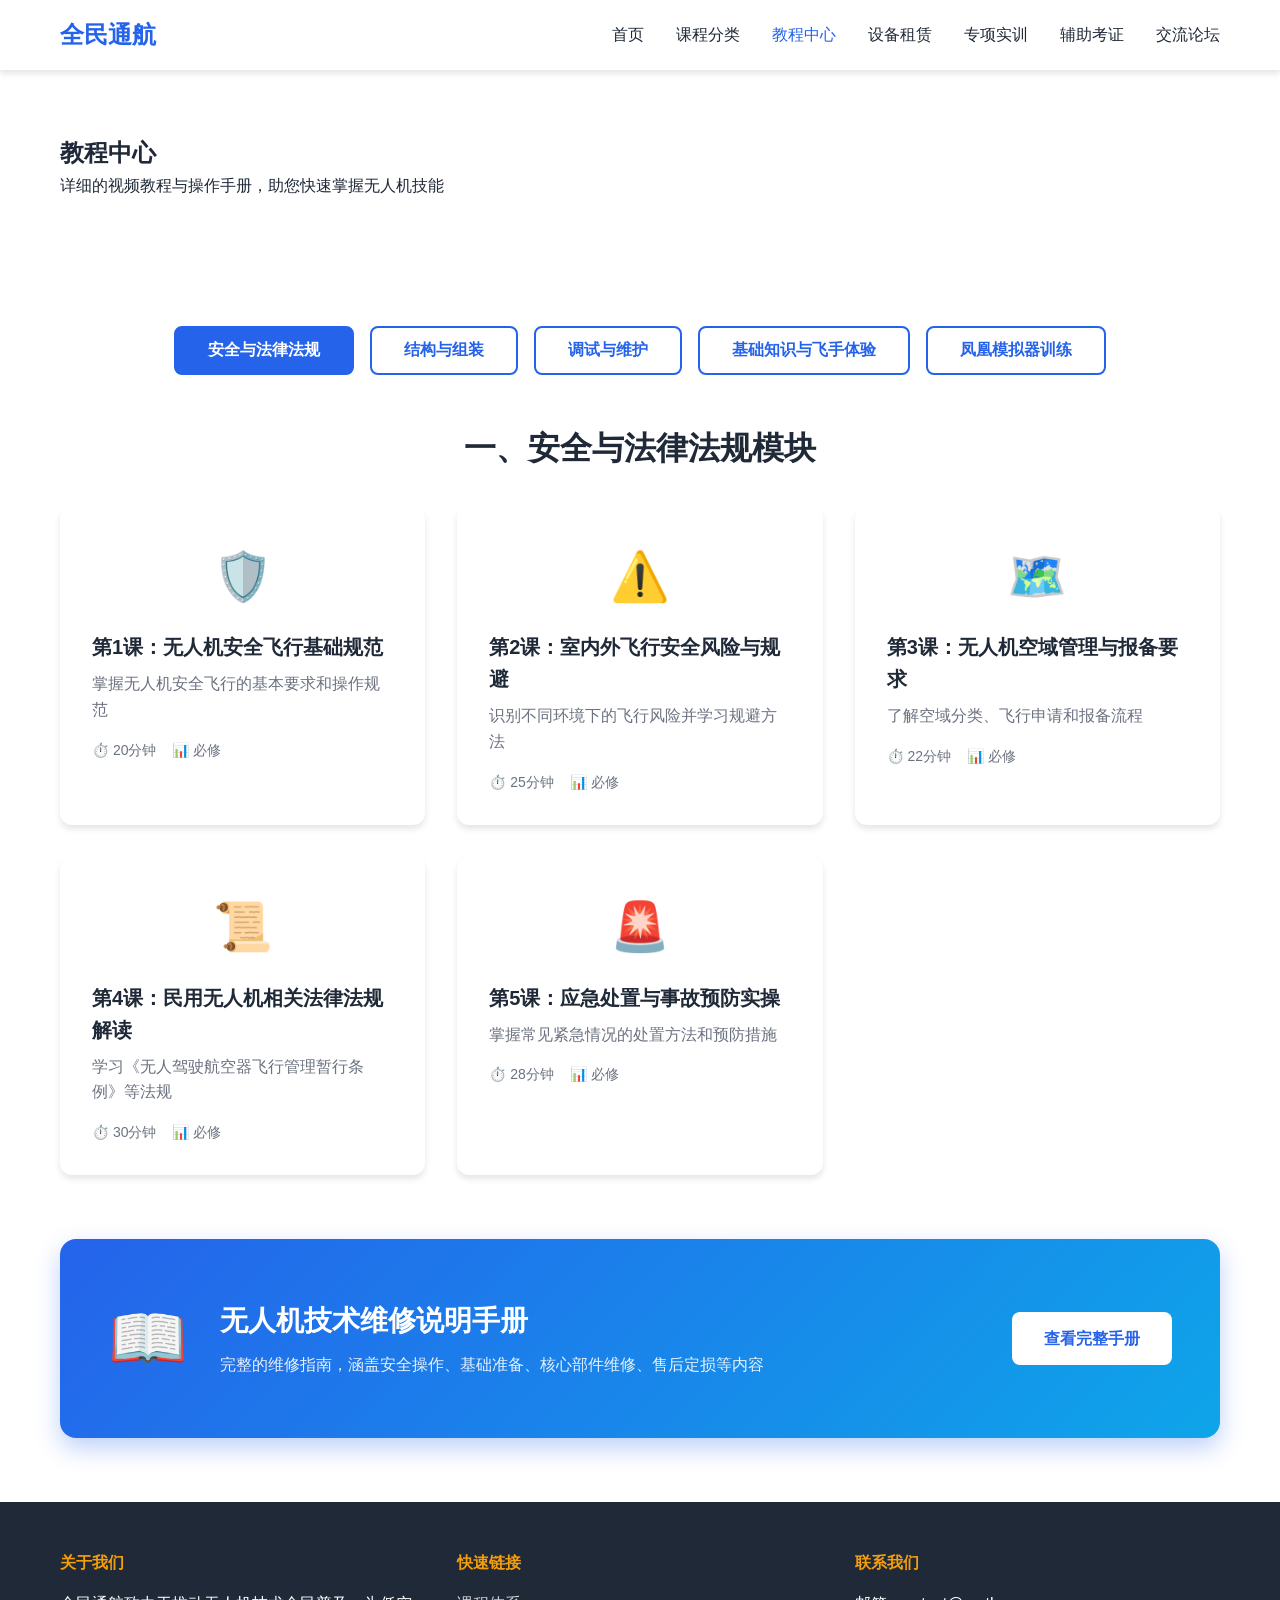
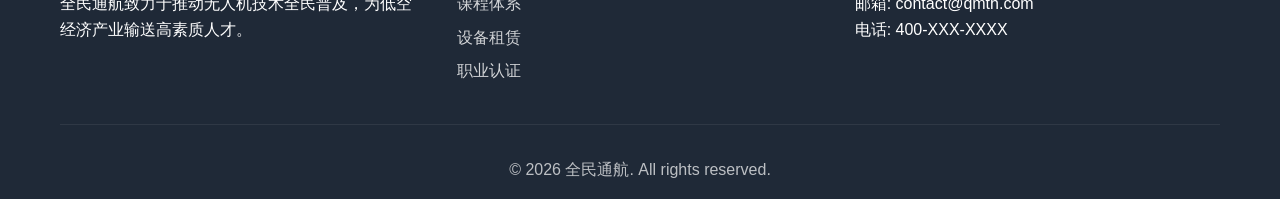
<file: tutorials.html>
<!DOCTYPE html>
<html lang="zh-CN">
<head>
    <meta charset="UTF-8">
    <meta name="viewport" content="width=device-width, initial-scale=1.0">
    <title>教程中心 - 全民通航</title>
    <link rel="stylesheet" href="styles.css">
    <link rel="stylesheet" href="tutorials.css">
</head>
<body>
    <nav class="navbar">
        <div class="container">
            <div class="logo">全民通航</div>
            <ul class="nav-menu">
                <li><a href="index.html">首页</a></li>
                <li><a href="courses.html">课程分类</a></li>
                <li><a href="tutorials.html" class="active">教程中心</a></li>
                <li><a href="rental.html">设备租赁</a></li>
                <li><a href="training.html">专项实训</a></li>
                <li><a href="certification.html">辅助考证</a></li>
                <li><a href="forum.html">交流论坛</a></li>
            </ul>
        </div>
    </nav>

    <section class="page-hero">
        <div class="container">
            <h1>教程中心</h1>
            <p>详细的视频教程与操作手册，助您快速掌握无人机技能</p>
        </div>
    </section>

    <section class="tutorial-categories">
        <div class="container">
            <div class="category-tabs">
                <button class="tab-btn active" data-category="safety">安全与法律法规</button>
                <button class="tab-btn" data-category="structure">结构与组装</button>
                <button class="tab-btn" data-category="maintenance">调试与维护</button>
                <button class="tab-btn" data-category="basic">基础知识与飞手体验</button>
                <button class="tab-btn" data-category="simulator">凤凰模拟器训练</button>
            </div>

            <div class="tutorial-content">
                <!-- 一、安全与法律法规模块 -->
                <div class="tutorial-section active" id="safety">
                    <h2>一、安全与法律法规模块</h2>
                    <div class="tutorial-grid">
                        <div class="tutorial-card">
                            <div class="tutorial-thumb">🛡️</div>
                            <h3>第1课：无人机安全飞行基础规范</h3>
                            <p>掌握无人机安全飞行的基本要求和操作规范</p>
                            <div class="tutorial-meta">
                                <span>⏱️ 20分钟</span>
                                <span>📊 必修</span>
                            </div>
                        </div>

                        <div class="tutorial-card">
                            <div class="tutorial-thumb">⚠️</div>
                            <h3>第2课：室内外飞行安全风险与规避</h3>
                            <p>识别不同环境下的飞行风险并学习规避方法</p>
                            <div class="tutorial-meta">
                                <span>⏱️ 25分钟</span>
                                <span>📊 必修</span>
                            </div>
                        </div>

                        <div class="tutorial-card">
                            <div class="tutorial-thumb">🗺️</div>
                            <h3>第3课：无人机空域管理与报备要求</h3>
                            <p>了解空域分类、飞行申请和报备流程</p>
                            <div class="tutorial-meta">
                                <span>⏱️ 22分钟</span>
                                <span>📊 必修</span>
                            </div>
                        </div>

                        <div class="tutorial-card">
                            <div class="tutorial-thumb">📜</div>
                            <h3>第4课：民用无人机相关法律法规解读</h3>
                            <p>学习《无人驾驶航空器飞行管理暂行条例》等法规</p>
                            <div class="tutorial-meta">
                                <span>⏱️ 30分钟</span>
                                <span>📊 必修</span>
                            </div>
                        </div>

                        <div class="tutorial-card">
                            <div class="tutorial-thumb">🚨</div>
                            <h3>第5课：应急处置与事故预防实操</h3>
                            <p>掌握常见紧急情况的处置方法和预防措施</p>
                            <div class="tutorial-meta">
                                <span>⏱️ 28分钟</span>
                                <span>📊 必修</span>
                            </div>
                        </div>
                    </div>
                </div>

                <!-- 二、无人机结构与组装模块 -->
                <div class="tutorial-section" id="structure">
                    <h2>二、无人机结构与组装模块</h2>
                    <div class="tutorial-grid">
                        <div class="tutorial-card">
                            <div class="tutorial-thumb">🔍</div>
                            <h3>第1课：认识无人机</h3>
                            <p>机身、桨叶、电机等核心部件详解</p>
                            <div class="tutorial-meta">
                                <span>⏱️ 18分钟</span>
                                <span>📊 入门级</span>
                            </div>
                        </div>

                        <div class="tutorial-card">
                            <div class="tutorial-thumb">👶</div>
                            <h3>第2课：少儿款无人机模块化组装(卡扣式)</h3>
                            <p>卡扣式组装，轻松上手</p>
                            <div class="tutorial-meta">
                                <span>⏱️ 20分钟</span>
                                <span>📊 入门级</span>
                            </div>
                        </div>

                        <div class="tutorial-card">
                            <div class="tutorial-thumb">🏆</div>
                            <h3>第3课：竞赛款无人机基础组装与配件安装</h3>
                            <p>竞赛专用配件的安装与调试</p>
                            <div class="tutorial-meta">
                                <span>⏱️ 30分钟</span>
                                <span>📊 中级</span>
                            </div>
                        </div>

                        <div class="tutorial-card">
                            <div class="tutorial-thumb">💼</div>
                            <h3>第4课：职业款无人机传感器接口认知与安装</h3>
                            <p>专业传感器的识别与安装方法</p>
                            <div class="tutorial-meta">
                                <span>⏱️ 35分钟</span>
                                <span>📊 高级</span>
                            </div>
                        </div>

                        <div class="tutorial-card">
                            <div class="tutorial-thumb">👴</div>
                            <h3>第5课：中老年款无人机结构拆解与简易组装</h3>
                            <p>简化操作，轻松掌握</p>
                            <div class="tutorial-meta">
                                <span>⏱️ 15分钟</span>
                                <span>📊 入门级</span>
                            </div>
                        </div>

                        <div class="tutorial-card">
                            <div class="tutorial-thumb">🎨</div>
                            <h3>第6课：无人机外观个性化设计与装饰</h3>
                            <p>发挥创意，打造专属无人机</p>
                            <div class="tutorial-meta">
                                <span>⏱️ 25分钟</span>
                                <span>📊 初级</span>
                            </div>
                        </div>
                    </div>
                </div>

                <!-- 三、调试与维护模块 -->
                <div class="tutorial-section" id="maintenance">
                    <h2>三、调试与维护模块</h2>
                    <div class="tutorial-grid">
                        <div class="tutorial-card">
                            <div class="tutorial-thumb">🔋</div>
                            <h3>第1课：无人机电池保养与充放电规范</h3>
                            <p>锂电池安全使用与保养方法</p>
                            <div class="tutorial-meta">
                                <span>⏱️ 18分钟</span>
                                <span>📊 必修</span>
                            </div>
                        </div>

                        <div class="tutorial-card">
                            <div class="tutorial-thumb">⚖️</div>
                            <h3>第2课：基础姿态校准与定高调试</h3>
                            <p>飞控姿态校准操作步骤</p>
                            <div class="tutorial-meta">
                                <span>⏱️ 15分钟</span>
                                <span>📊 初级</span>
                            </div>
                        </div>

                        <div class="tutorial-card">
                            <div class="tutorial-thumb">📡</div>
                            <h3>第3课：遥控器配对与参数基础调试</h3>
                            <p>遥控器与飞机的配对与参数设置</p>
                            <div class="tutorial-meta">
                                <span>⏱️ 12分钟</span>
                                <span>📊 初级</span>
                            </div>
                        </div>

                        <div class="tutorial-card">
                            <div class="tutorial-thumb">🔧</div>
                            <h3>第4课：常见故障排查(桨叶、电机、信号)</h3>
                            <p>桨叶、电机、信号故障的诊断与处理</p>
                            <div class="tutorial-meta">
                                <span>⏱️ 25分钟</span>
                                <span>📊 中级</span>
                            </div>
                        </div>

                        <div class="tutorial-card">
                            <div class="tutorial-thumb">🎯</div>
                            <h3>第5课：竞赛款无人机对抗配件调试</h3>
                            <p>竞赛专用配件的调试与优化</p>
                            <div class="tutorial-meta">
                                <span>⏱️ 22分钟</span>
                                <span>📊 中级</span>
                            </div>
                        </div>

                        <div class="tutorial-card">
                            <div class="tutorial-thumb">📊</div>
                            <h3>第6课：职业款无人机作业传感器校准</h3>
                            <p>专业传感器的校准与精度调整</p>
                            <div class="tutorial-meta">
                                <span>⏱️ 30分钟</span>
                                <span>📊 高级</span>
                            </div>
                        </div>
                    </div>
                </div>

                <!-- 四、基础知识与飞手体验模块 -->
                <div class="tutorial-section" id="basic">
                    <h2>四、基础知识与飞手体验模块</h2>
                    <div class="tutorial-grid">
                        <div class="tutorial-card">
                            <div class="tutorial-thumb">🚀</div>
                            <h3>第1课：飞手初体验</h3>
                            <p>无人机起飞与基础操控感知</p>
                            <div class="tutorial-meta">
                                <span>⏱️ 20分钟</span>
                                <span>📊 入门级</span>
                            </div>
                        </div>

                        <div class="tutorial-card">
                            <div class="tutorial-thumb">🌪️</div>
                            <h3>第2课：无人机飞行原理与空气动力学基础</h3>
                            <p>理解升力、推力等基本飞行原理</p>
                            <div class="tutorial-meta">
                                <span>⏱️ 25分钟</span>
                                <span>📊 初级</span>
                            </div>
                        </div>

                        <div class="tutorial-card">
                            <div class="tutorial-thumb">🛬</div>
                            <h3>第3课：起飞、降落与对尾悬停基础训练</h3>
                            <p>掌握起降与悬停的基本操作</p>
                            <div class="tutorial-meta">
                                <span>⏱️ 22分钟</span>
                                <span>📊 入门级</span>
                            </div>
                        </div>

                        <div class="tutorial-card">
                            <div class="tutorial-thumb">🔄</div>
                            <h3>第4课：四位悬停与八位悬停实操</h3>
                            <p>多方位悬停控制训练</p>
                            <div class="tutorial-meta">
                                <span>⏱️ 30分钟</span>
                                <span>📊 初级</span>
                            </div>
                        </div>

                        <div class="tutorial-card">
                            <div class="tutorial-thumb">🐸</div>
                            <h3>第5课：精准降落与蛙跳飞行训练</h3>
                            <p>提升精准控制能力</p>
                            <div class="tutorial-meta">
                                <span>⏱️ 25分钟</span>
                                <span>📊 初级</span>
                            </div>
                        </div>

                        <div class="tutorial-card">
                            <div class="tutorial-thumb">🛤️</div>
                            <h3>第6课：直线、圆形、"8"字基础航线飞行</h3>
                            <p>掌握基础航线飞行技巧</p>
                            <div class="tutorial-meta">
                                <span>⏱️ 28分钟</span>
                                <span>📊 初级</span>
                            </div>
                        </div>

                        <div class="tutorial-card">
                            <div class="tutorial-thumb">🚧</div>
                            <h3>第7课：障碍绕飞基础训练(一)</h3>
                            <p>障碍物识别与基础绕飞</p>
                            <div class="tutorial-meta">
                                <span>⏱️ 25分钟</span>
                                <span>📊 中级</span>
                            </div>
                        </div>

                        <div class="tutorial-card">
                            <div class="tutorial-thumb">🎯</div>
                            <h3>第8课：障碍绕飞进阶训练(二)</h3>
                            <p>复杂障碍环境下的飞行技巧</p>
                            <div class="tutorial-meta">
                                <span>⏱️ 30分钟</span>
                                <span>📊 中级</span>
                            </div>
                        </div>

                        <div class="tutorial-card">
                            <div class="tutorial-thumb">🏁</div>
                            <h3>第9课：无障/障碍赛道基础飞行体验</h3>
                            <p>赛道飞行初体验</p>
                            <div class="tutorial-meta">
                                <span>⏱️ 28分钟</span>
                                <span>📊 中级</span>
                            </div>
                        </div>

                        <div class="tutorial-card">
                            <div class="tutorial-thumb">✅</div>
                            <h3>第10课：基础飞行限时考核</h3>
                            <p>综合考核基础飞行技能</p>
                            <div class="tutorial-meta">
                                <span>⏱️ 35分钟</span>
                                <span>📊 考核</span>
                            </div>
                        </div>
                    </div>
                </div>

                <!-- 五、凤凰模拟器训练模块 -->
                <div class="tutorial-section" id="simulator">
                    <h2>五、凤凰模拟器训练模块</h2>
                    <div class="tutorial-grid">
                        <div class="tutorial-card">
                            <div class="tutorial-thumb">🎮</div>
                            <h3>第1课：凤凰模拟器入门与界面操作</h3>
                            <p>模拟器界面操作与基础设置</p>
                            <div class="tutorial-meta">
                                <span>⏱️ 15分钟</span>
                                <span>📊 入门级</span>
                            </div>
                        </div>

                        <div class="tutorial-card">
                            <div class="tutorial-thumb">🕹️</div>
                            <h3>第2课：模拟器单通道飞行训练</h3>
                            <p>在每个单通道下把飞机停在任意点</p>
                            <div class="tutorial-meta">
                                <span>⏱️ 20分钟</span>
                                <span>📊 入门级</span>
                            </div>
                            <div class="tutorial-detail">
                                <h4>教具准备</h4>
                                <p>模拟器、电脑</p>
                                <h4>学习目标</h4>
                                <p>能在每个单通道下把飞机停在此通道运动方向上的任何点。以副翼通道为例：将飞机能够很稳定的停留在12345五点上。在俯仰通道上也可以将飞机能够很稳定的停留在图示的12345五点上。</p>
                            </div>
                        </div>

                        <div class="tutorial-card">
                            <div class="tutorial-thumb">🎯</div>
                            <h3>第3课：模拟器双通道飞行训练</h3>
                            <p>副翼+俯仰通道协同控制训练</p>
                            <div class="tutorial-meta">
                                <span>⏱️ 25分钟</span>
                                <span>📊 初级</span>
                            </div>
                        </div>

                        <div class="tutorial-card">
                            <div class="tutorial-thumb">↔️</div>
                            <h3>第4课：模拟器直向/斜向平移飞行</h3>
                            <p>直向/斜向平移飞行技巧</p>
                            <div class="tutorial-meta">
                                <span>⏱️ 20分钟</span>
                                <span>📊 初级</span>
                            </div>
                        </div>

                        <div class="tutorial-card">
                            <div class="tutorial-thumb">🔄</div>
                            <h3>第5课：模拟器四位/八位悬停训练</h3>
                            <p>多方位悬停控制训练</p>
                            <div class="tutorial-meta">
                                <span>⏱️ 30分钟</span>
                                <span>📊 中级</span>
                            </div>
                        </div>

                        <div class="tutorial-card">
                            <div class="tutorial-thumb">🛤️</div>
                            <h3>第6课：模拟器直线、圆形、"8"字航线飞行</h3>
                            <p>基础航线飞行训练</p>
                            <div class="tutorial-meta">
                                <span>⏱️ 28分钟</span>
                                <span>📊 中级</span>
                            </div>
                        </div>

                        <div class="tutorial-card">
                            <div class="tutorial-thumb">🚧</div>
                            <h3>第7课：模拟器障碍绕飞与赛道飞行</h3>
                            <p>障碍物识别与绕飞技巧</p>
                            <div class="tutorial-meta">
                                <span>⏱️ 30分钟</span>
                                <span>📊 中级</span>
                            </div>
                        </div>

                        <div class="tutorial-card">
                            <div class="tutorial-thumb">🎈</div>
                            <h3>第8课：模拟器刺气球对抗训练</h3>
                            <p>竞赛专项训练</p>
                            <div class="tutorial-meta">
                                <span>⏱️ 25分钟</span>
                                <span>📊 高级</span>
                            </div>
                        </div>

                        <div class="tutorial-card">
                            <div class="tutorial-thumb">✅</div>
                            <h3>第9课：模拟器基础飞行综合考核</h3>
                            <p>综合考核模拟器飞行技能</p>
                            <div class="tutorial-meta">
                                <span>⏱️ 35分钟</span>
                                <span>📊 考核</span>
                            </div>
                        </div>

                        <div class="tutorial-card">
                            <div class="tutorial-thumb">👓</div>
                            <h3>第10课：FPV模拟器初体验与界面配置</h3>
                            <p>第一视角飞行入门</p>
                            <div class="tutorial-meta">
                                <span>⏱️ 20分钟</span>
                                <span>📊 中级</span>
                            </div>
                        </div>

                        <div class="tutorial-card">
                            <div class="tutorial-thumb">🎯</div>
                            <h3>第11课：FPV模拟器悬停与降落训练</h3>
                            <p>FPV视角下的悬停与降落</p>
                            <div class="tutorial-meta">
                                <span>⏱️ 22分钟</span>
                                <span>📊 中级</span>
                            </div>
                        </div>

                        <div class="tutorial-card">
                            <div class="tutorial-thumb">🏎️</div>
                            <h3>第12课：FPV模拟器直线/转弯/赛道飞行</h3>
                            <p>FPV高速飞行技巧</p>
                            <div class="tutorial-meta">
                                <span>⏱️ 28分钟</span>
                                <span>📊 高级</span>
                            </div>
                        </div>

                        <div class="tutorial-card">
                            <div class="tutorial-thumb">🚪</div>
                            <h3>第13课：FPV模拟器拱门/天井/日字门穿越</h3>
                            <p>精准穿越训练</p>
                            <div class="tutorial-meta">
                                <span>⏱️ 30分钟</span>
                                <span>📊 高级</span>
                            </div>
                        </div>

                        <div class="tutorial-card">
                            <div class="tutorial-thumb">🏁</div>
                            <h3>第14课：FPV模拟器复合赛道训练</h3>
                            <p>复杂赛道综合训练</p>
                            <div class="tutorial-meta">
                                <span>⏱️ 35分钟</span>
                                <span>📊 高级</span>
                            </div>
                        </div>
                    </div>
                </div>
            </div>

            <!-- 维修手册入口 -->
            <div class="manual-section">
                <div class="manual-banner">
                    <div class="manual-icon">📖</div>
                    <div class="manual-info">
                        <h3>无人机技术维修说明手册</h3>
                        <p>完整的维修指南，涵盖安全操作、基础准备、核心部件维修、售后定损等内容</p>
                    </div>
                    <a href="maintenance-manual.html" class="btn btn-primary">查看完整手册</a>
                </div>
            </div>
        </div>
    </section>

    <footer class="footer">
        <div class="container">
            <div class="footer-content">
                <div class="footer-section">
                    <h4>关于我们</h4>
                    <p>全民通航致力于推动无人机技术全民普及，为低空经济产业输送高素质人才。</p>
                </div>
                <div class="footer-section">
                    <h4>快速链接</h4>
                    <ul>
                        <li><a href="courses.html">课程体系</a></li>
                        <li><a href="rental.html">设备租赁</a></li>
                        <li><a href="certification.html">职业认证</a></li>
                    </ul>
                </div>
                <div class="footer-section">
                    <h4>联系我们</h4>
                    <p>邮箱: contact@qmth.com</p>
                    <p>电话: 400-XXX-XXXX</p>
                </div>
            </div>
            <div class="footer-bottom">
                <p>&copy; 2026 全民通航. All rights reserved.</p>
            </div>
        </div>
    </footer>

    <script src="tutorials.js"></script>
</body>
</html>
</file>
<file: styles.css>
* {
    margin: 0;
    padding: 0;
    box-sizing: border-box;
}

:root {
    --primary-color: #2563eb;
    --secondary-color: #0ea5e9;
    --accent-color: #f59e0b;
    --text-dark: #1f2937;
    --text-light: #6b7280;
    --bg-light: #f9fafb;
    --white: #ffffff;
    --shadow: 0 4px 6px rgba(0, 0, 0, 0.1);
    --shadow-lg: 0 10px 25px rgba(0, 0, 0, 0.15);
}

body {
    font-family: -apple-system, BlinkMacSystemFont, 'Segoe UI', 'PingFang SC', 'Hiragino Sans GB', 'Microsoft YaHei', sans-serif;
    line-height: 1.6;
    color: var(--text-dark);
}

.container {
    max-width: 1200px;
    margin: 0 auto;
    padding: 0 20px;
}

/* Navigation */
.navbar {
    background: var(--white);
    box-shadow: var(--shadow);
    position: sticky;
    top: 0;
    z-index: 1000;
}

.navbar .container {
    display: flex;
    justify-content: space-between;
    align-items: center;
    padding: 1rem 20px;
}

.logo {
    font-size: 1.5rem;
    font-weight: bold;
    color: var(--primary-color);
}

.nav-menu {
    display: flex;
    list-style: none;
    gap: 2rem;
}

.nav-menu a {
    text-decoration: none;
    color: var(--text-dark);
    font-weight: 500;
    transition: color 0.3s;
}

.nav-menu a:hover,
.nav-menu a.active {
    color: var(--primary-color);
}

/* Hero Section */
.hero {
    background: linear-gradient(135deg, var(--primary-color) 0%, var(--secondary-color) 100%);
    color: var(--white);
    padding: 6rem 0;
    text-align: center;
}

.hero-content h1 {
    font-size: 3rem;
    margin-bottom: 1rem;
}

.hero-content p {
    font-size: 1.25rem;
    margin-bottom: 2rem;
    opacity: 0.9;
}

.hero-buttons {
    display: flex;
    gap: 1rem;
    justify-content: center;
}

.btn {
    padding: 0.875rem 2rem;
    border-radius: 8px;
    text-decoration: none;
    font-weight: 600;
    transition: all 0.3s;
    display: inline-block;
}

.btn-primary {
    background: var(--white);
    color: var(--primary-color);
}

.btn-primary:hover {
    transform: translateY(-2px);
    box-shadow: var(--shadow-lg);
}

.btn-secondary {
    background: transparent;
    color: var(--white);
    border: 2px solid var(--white);
}

.btn-secondary:hover {
    background: var(--white);
    color: var(--primary-color);
}

/* Section Styles */
section {
    padding: 4rem 0;
}

.section-title {
    text-align: center;
    font-size: 2.5rem;
    margin-bottom: 3rem;
    color: var(--text-dark);
}

/* Features */
.features {
    background: var(--bg-light);
}

.feature-grid {
    display: grid;
    grid-template-columns: repeat(auto-fit, minmax(300px, 1fr));
    gap: 2rem;
}

.feature-card {
    background: var(--white);
    padding: 2rem;
    border-radius: 12px;
    box-shadow: var(--shadow);
    text-align: center;
    transition: transform 0.3s;
}

.feature-card:hover {
    transform: translateY(-5px);
    box-shadow: var(--shadow-lg);
}

.feature-icon {
    font-size: 3rem;
    margin-bottom: 1rem;
}

.feature-card h3 {
    font-size: 1.5rem;
    margin-bottom: 1rem;
    color: var(--primary-color);
}

.feature-card p {
    color: var(--text-light);
}

/* Target Groups */
.groups-grid {
    display: grid;
    grid-template-columns: repeat(auto-fit, minmax(300px, 1fr));
    gap: 2rem;
}

.group-card {
    background: var(--white);
    padding: 2rem;
    border-radius: 12px;
    box-shadow: var(--shadow);
    border-top: 4px solid var(--primary-color);
}

.group-card h3 {
    font-size: 1.75rem;
    margin-bottom: 0.5rem;
    color: var(--primary-color);
}

.group-card p {
    color: var(--text-light);
    margin-bottom: 1rem;
}

.group-card ul {
    list-style: none;
    padding-left: 0;
}

.group-card ul li {
    padding: 0.5rem 0;
    color: var(--text-dark);
    position: relative;
    padding-left: 1.5rem;
}

.group-card ul li:before {
    content: "✓";
    position: absolute;
    left: 0;
    color: var(--accent-color);
    font-weight: bold;
}

/* Stats */
.stats {
    background: var(--primary-color);
    color: var(--white);
}

.stats-grid {
    display: grid;
    grid-template-columns: repeat(auto-fit, minmax(200px, 1fr));
    gap: 2rem;
    text-align: center;
}

.stat-number {
    font-size: 3rem;
    font-weight: bold;
    margin-bottom: 0.5rem;
}

.stat-label {
    font-size: 1.125rem;
    opacity: 0.9;
}

/* CTA Section */
.cta-section {
    background: linear-gradient(135deg, var(--primary-color) 0%, var(--secondary-color) 100%);
    color: var(--white);
    text-align: center;
    padding: 5rem 0;
}

.cta-section h2 {
    font-size: 2.5rem;
    margin-bottom: 1rem;
    color: var(--white);
}

.cta-section p {
    font-size: 1.25rem;
    margin-bottom: 2rem;
    opacity: 0.95;
}

.cta-buttons {
    display: flex;
    gap: 1.5rem;
    justify-content: center;
    flex-wrap: wrap;
}

.cta-section .btn {
    padding: 1rem 2.5rem;
    font-size: 1.125rem;
}

/* Footer */
.footer {
    background: var(--text-dark);
    color: var(--white);
    padding: 3rem 0 1rem;
}

.footer-content {
    display: grid;
    grid-template-columns: repeat(auto-fit, minmax(250px, 1fr));
    gap: 2rem;
    margin-bottom: 2rem;
}

.footer-section h4 {
    margin-bottom: 1rem;
    color: var(--accent-color);
}

.footer-section ul {
    list-style: none;
}

.footer-section ul li {
    margin-bottom: 0.5rem;
}

.footer-section a {
    color: var(--white);
    text-decoration: none;
    opacity: 0.8;
    transition: opacity 0.3s;
}

.footer-section a:hover {
    opacity: 1;
}

.footer-bottom {
    text-align: center;
    padding-top: 2rem;
    border-top: 1px solid rgba(255, 255, 255, 0.1);
    opacity: 0.7;
}

/* Responsive */
@media (max-width: 768px) {
    .nav-menu {
        gap: 1rem;
        font-size: 0.9rem;
    }
    
    .hero-content h1 {
        font-size: 2rem;
    }
    
    .hero-content p {
        font-size: 1rem;
    }
    
    .section-title {
        font-size: 2rem;
    }
    
    .cta-section h2 {
        font-size: 1.75rem;
    }
    
    .cta-section p {
        font-size: 1rem;
    }
    
    .cta-buttons {
        flex-direction: column;
        align-items: center;
    }
    
    .cta-section .btn {
        width: 100%;
        max-width: 300px;
    }
}
</file>
<file: certification.css>
/* 图片容器 - 左右布局不遮挡 */
.cert-img,
.support-img,
.certificate-img {
    width: 100%;
    height: auto;
    max-height: 400px;
    border-radius: 16px;
    box-shadow: 0 10px 25px rgba(0, 0, 0, 0.15);
    object-fit: cover;
    display: block;
    transition: transform 0.3s ease, box-shadow 0.3s ease;
}

.cert-img:hover,
.support-img:hover,
.certificate-img:hover {
    transform: translateY(-5px);
    box-shadow: 0 15px 35px rgba(0, 0, 0, 0.2);
}

/* Certification Overview Section */
.cert-overview {
    background: #f9fafb;
    padding: 4rem 0;
}

.overview-content {
    display: grid;
    grid-template-columns: 1fr 1fr;
    gap: 3rem;
    align-items: start;
    margin-bottom: 3rem;
}

.overview-image .image-placeholder {
    width: 100%;
    aspect-ratio: 4/3;
    background: linear-gradient(135deg, #3b82f6 0%, #2563eb 100%);
    color: white;
    border-radius: 16px;
    display: flex;
    flex-direction: column;
    align-items: center;
    justify-content: center;
    padding: 2rem;
    box-shadow: 0 10px 25px rgba(0, 0, 0, 0.15);
    text-align: center;
}

.cert-detail-image {
    background: linear-gradient(135deg, #8b5cf6 0%, #7c3aed 100%);
}

.overview-image .placeholder-icon {
    font-size: 5rem;
    margin-bottom: 1rem;
}

.overview-image p {
    font-size: 1.5rem;
    font-weight: 600;
    margin-bottom: 1.5rem;
}

.image-desc {
    display: grid;
    grid-template-columns: 1fr 1fr;
    gap: 0.75rem;
    width: 100%;
}

.desc-item {
    background: rgba(255, 255, 255, 0.3);
    padding: 0.75rem;
    border-radius: 8px;
    font-size: 0.9rem;
    text-align: center;
}

.overview-text h3 {
    font-size: 1.75rem;
    color: #1f2937;
    margin-bottom: 1rem;
}

.overview-text p {
    color: #4b5563;
    line-height: 1.8;
    margin-bottom: 1rem;
    text-align: justify;
}

/* Certification Support Section */
.cert-support {
    padding: 4rem 0;
}

.support-intro {
    text-align: center;
    margin-bottom: 3rem;
}

.support-intro p {
    font-size: 1.125rem;
    color: #4b5563;
    max-width: 1100px;
    margin: 0 auto;
    line-height: 2;
    text-align: justify;
}

/* 大卡片 - 图文左右布局 */
.support-card-large {
    background: white;
    border-radius: 16px;
    box-shadow: 0 4px 12px rgba(0, 0, 0, 0.08);
    margin-bottom: 3rem;
    overflow: hidden;
}

.support-content {
    display: grid;
    grid-template-columns: 1fr 1fr;
    gap: 3rem;
    padding: 3rem;
    align-items: center;
}

.support-details h3 {
    font-size: 1.5rem;
    color: #1f2937;
    margin-bottom: 1rem;
}

.support-details > p {
    font-size: 1.125rem;
    color: #4b5563;
    line-height: 2;
    text-align: justify;
    margin-bottom: 1.5rem;
}

.support-details ul {
    list-style: none;
    padding: 0;
}

.support-details ul li {
    padding: 0.5rem 0;
    padding-left: 1.5rem;
    position: relative;
    color: #4b5563;
    font-size: 1.05rem;
}

.support-details ul li:before {
    content: "✓";
    position: absolute;
    left: 0;
    color: #10b981;
    font-weight: bold;
}

/* 小卡片网格 */
.support-grid {
    display: grid;
    grid-template-columns: repeat(auto-fit, minmax(300px, 1fr));
    gap: 2rem;
}

.support-card {
    background: white;
    padding: 2rem;
    border-radius: 12px;
    box-shadow: 0 4px 6px rgba(0, 0, 0, 0.1);
}

.support-card h3 {
    font-size: 1.25rem;
    color: #1f2937;
    margin-bottom: 0.75rem;
}

.support-card > p {
    color: #6b7280;
    line-height: 1.6;
    margin-bottom: 1rem;
    font-weight: 500;
}

.support-card ul {
    list-style: none;
    padding: 0;
}

.support-card ul li {
    padding: 0.5rem 0;
    padding-left: 1.5rem;
    position: relative;
    color: #4b5563;
}

.support-card ul li:before {
    content: "✓";
    position: absolute;
    left: 0;
    color: #10b981;
    font-weight: bold;
}

/* Certificate Section */
.cert-certificate {
    background: #f9fafb;
    padding: 4rem 0;
}

.certificate-showcase {
    display: grid;
    grid-template-columns: 1fr 1fr;
    gap: 3rem;
    align-items: center;
}

.certificate-image .image-placeholder {
    width: 100%;
    aspect-ratio: 4/3;
    background: linear-gradient(135deg, #f59e0b 0%, #d97706 100%);
    color: white;
    border-radius: 16px;
    display: flex;
    flex-direction: column;
    align-items: center;
    justify-content: center;
    padding: 2rem;
    box-shadow: 0 10px 25px rgba(0, 0, 0, 0.15);
    text-align: center;
}

.certificate-sample-image .placeholder-icon {
    font-size: 5rem;
    margin-bottom: 1rem;
}

.certificate-sample-image > p {
    font-size: 1.5rem;
    font-weight: 600;
    margin-bottom: 1.5rem;
}

.certificate-details {
    width: 100%;
    background: rgba(255, 255, 255, 0.2);
    padding: 1.5rem;
    border-radius: 12px;
    margin-bottom: 1rem;
}

.detail-row {
    display: flex;
    justify-content: space-between;
    padding: 0.75rem 0;
    border-bottom: 1px solid rgba(255, 255, 255, 0.3);
}

.detail-row:last-child {
    border-bottom: none;
}

.detail-label {
    font-weight: 600;
}

.detail-value {
    opacity: 0.9;
}

.certificate-info h3 {
    font-size: 1.75rem;
    color: #1f2937;
    margin-bottom: 1rem;
}

.certificate-info > p {
    color: #4b5563;
    line-height: 1.8;
    margin-bottom: 2rem;
}

.continuing-education {
    background: white;
    padding: 2rem;
    border-radius: 12px;
    box-shadow: 0 4px 6px rgba(0, 0, 0, 0.1);
}

.continuing-education h4 {
    font-size: 1.25rem;
    color: #2563eb;
    margin-bottom: 0.75rem;
}

.continuing-education > p {
    color: #4b5563;
    line-height: 1.8;
    margin-bottom: 1rem;
    text-align: justify;
}

.continuing-education ul {
    list-style: none;
    padding: 0;
}

.continuing-education ul li {
    padding: 0.5rem 0;
    padding-left: 1.5rem;
    position: relative;
    color: #4b5563;
}

.continuing-education ul li:before {
    content: "✓";
    position: absolute;
    left: 0;
    color: #10b981;
    font-weight: bold;
}

.cert-intro {
    background: #f9fafb;
    padding: 4rem 0;
}

.intro-content h2 {
    text-align: center;
    font-size: 2rem;
    margin-bottom: 3rem;
    color: #1f2937;
}

.reason-grid {
    display: grid;
    grid-template-columns: repeat(auto-fit, minmax(250px, 1fr));
    gap: 2rem;
}

.reason-card {
    background: white;
    padding: 2rem;
    border-radius: 12px;
    box-shadow: 0 4px 6px rgba(0, 0, 0, 0.1);
    text-align: center;
}

.reason-icon {
    font-size: 3rem;
    margin-bottom: 1rem;
}

.reason-card h3 {
    font-size: 1.25rem;
    color: #2563eb;
    margin-bottom: 0.5rem;
}

.reason-card p {
    color: #6b7280;
    line-height: 1.6;
}

.types-grid {
    display: grid;
    grid-template-columns: repeat(auto-fit, minmax(350px, 1fr));
    gap: 2rem;
}

.type-card {
    background: white;
    border-radius: 12px;
    padding: 2rem;
    box-shadow: 0 4px 6px rgba(0, 0, 0, 0.1);
    transition: transform 0.3s;
}

.type-card:hover {
    transform: translateY(-5px);
    box-shadow: 0 10px 25px rgba(0, 0, 0, 0.15);
}

.type-card.featured {
    border: 3px solid #f59e0b;
}

.type-header {
    display: flex;
    justify-content: space-between;
    align-items: center;
    margin-bottom: 1.5rem;
}

.type-header h3 {
    font-size: 1.5rem;
    color: #1f2937;
}

.type-badge {
    background: linear-gradient(135deg, #2563eb, #0ea5e9);
    color: white;
    padding: 0.5rem 1rem;
    border-radius: 20px;
    font-size: 0.875rem;
    font-weight: 600;
    white-space: nowrap;
    flex-shrink: 0;
}

.type-info {
    background: #f9fafb;
    padding: 1rem;
    border-radius: 8px;
    margin-bottom: 1rem;
}

.type-info p {
    margin: 0.5rem 0;
    color: #4b5563;
}

.type-levels {
    margin: 1.5rem 0;
}

.type-levels h4 {
    font-size: 1.125rem;
    color: #2563eb;
    margin-bottom: 0.75rem;
}

.type-levels ul {
    list-style: none;
    padding: 0;
}

.type-levels ul li {
    padding: 0.5rem 0;
    color: #4b5563;
    line-height: 1.6;
}

.type-price {
    background: #eff6ff;
    padding: 1rem;
    border-radius: 8px;
    margin: 1rem 0;
    text-align: center;
}

.price-label {
    color: #6b7280;
    margin-right: 0.5rem;
}

.price-value {
    font-size: 1.25rem;
    font-weight: bold;
    color: #2563eb;
}

.type-card .btn {
    width: 100%;
    margin-top: 1rem;
}

.process-timeline {
    max-width: 900px;
    margin: 0 auto;
}

.timeline-item {
    display: flex;
    gap: 2rem;
    margin-bottom: 3rem;
    position: relative;
}

.timeline-item:not(:last-child):before {
    content: "";
    position: absolute;
    left: 24px;
    top: 50px;
    width: 2px;
    height: calc(100% + 1rem);
    background: #e5e7eb;
}

.timeline-dot {
    width: 50px;
    height: 50px;
    background: linear-gradient(135deg, #2563eb, #0ea5e9);
    color: white;
    border-radius: 50%;
    display: flex;
    align-items: center;
    justify-content: center;
    font-size: 1.5rem;
    font-weight: bold;
    flex-shrink: 0;
}

.timeline-content {
    background: white;
    padding: 1.5rem;
    border-radius: 12px;
    box-shadow: 0 4px 6px rgba(0, 0, 0, 0.1);
    flex: 1;
}

.timeline-content h3 {
    font-size: 1.25rem;
    color: #1f2937;
    margin-bottom: 0.5rem;
}

.timeline-content p {
    color: #6b7280;
    margin-bottom: 0.75rem;
}

.timeline-content ul {
    list-style: none;
    padding: 0;
}

.timeline-content ul li {
    padding: 0.25rem 0;
    padding-left: 1.5rem;
    position: relative;
    color: #4b5563;
    font-size: 0.9rem;
}

.timeline-content ul li:before {
    content: "•";
    position: absolute;
    left: 0;
    color: #f59e0b;
}

.employment {
    background: #f9fafb;
}

.employment-intro {
    text-align: center;
    margin-bottom: 3rem;
}

.employment-intro p {
    font-size: 1.125rem;
    color: #6b7280;
}

.partners-grid {
    display: grid;
    grid-template-columns: repeat(auto-fit, minmax(280px, 1fr));
    gap: 2rem;
}

.partner-card {
    background: white;
    padding: 2rem;
    border-radius: 12px;
    box-shadow: 0 4px 6px rgba(0, 0, 0, 0.1);
}

.partner-card h3 {
    font-size: 1.5rem;
    color: #1f2937;
    margin-bottom: 1rem;
}

.partner-card p {
    margin: 0.75rem 0;
    color: #4b5563;
    line-height: 1.6;
}

.faq-list {
    max-width: 900px;
    margin: 0 auto;
}

.faq-item {
    background: white;
    padding: 2rem;
    border-radius: 12px;
    box-shadow: 0 4px 6px rgba(0, 0, 0, 0.1);
    margin-bottom: 1.5rem;
}

.faq-item h3 {
    font-size: 1.125rem;
    color: #2563eb;
    margin-bottom: 0.75rem;
}

.faq-item p {
    color: #4b5563;
    line-height: 1.6;
}

.cta-section {
    background: linear-gradient(135deg, #2563eb 0%, #0ea5e9 100%);
    color: white;
    padding: 5rem 0;
    text-align: center;
}

.cta-content h2 {
    font-size: 2.5rem;
    margin-bottom: 1rem;
}

.cta-content p {
    font-size: 1.25rem;
    margin-bottom: 2rem;
    opacity: 0.9;
}

.cta-buttons {
    display: flex;
    gap: 1rem;
    justify-content: center;
}

@media (max-width: 768px) {
    .types-grid,
    .partners-grid {
        grid-template-columns: 1fr;
    }
    
    .timeline-item {
        flex-direction: column;
        gap: 1rem;
    }
    
    .timeline-item:not(:last-child):before {
        left: 24px;
        top: 50px;
    }
    
    .cta-buttons {
        flex-direction: column;
    }
}

@media (max-width: 1024px) {
    .overview-content,
    .certificate-showcase,
    .support-content {
        grid-template-columns: 1fr;
    }
}

@media (max-width: 768px) {
    .types-grid {
        grid-template-columns: 1fr;
    }
    
    .support-grid {
        grid-template-columns: 1fr;
    }
    
    .image-desc {
        grid-template-columns: 1fr;
    }
    
    .partners-grid {
        grid-template-columns: 1fr;
    }
}

/* 差异化培训产品 */
.cert-products {
    margin-top: 3rem;
    padding-top: 3rem;
    border-top: 2px solid #e5e7eb;
}

.cert-products h3 {
    font-size: 1.75rem;
    color: #1f2937;
    margin-bottom: 2rem;
    text-align: center;
}

.products-grid {
    display: grid;
    grid-template-columns: repeat(auto-fit, minmax(300px, 1fr));
    gap: 2rem;
}

.product-card {
    background: white;
    padding: 2rem;
    border-radius: 12px;
    box-shadow: 0 4px 6px rgba(0, 0, 0, 0.1);
    border: 2px solid #e5e7eb;
    transition: all 0.3s ease;
}

.product-card:hover {
    transform: translateY(-5px);
    box-shadow: 0 10px 25px rgba(0, 0, 0, 0.15);
}

.product-card.featured {
    border-color: #f59e0b;
    background: linear-gradient(135deg, #fffbeb 0%, #fef3c7 100%);
}

.product-card h4 {
    font-size: 1.25rem;
    color: #2563eb;
    margin-bottom: 0.75rem;
}

.product-card p {
    color: #6b7280;
    margin-bottom: 1rem;
    line-height: 1.6;
}

.product-card ul {
    list-style: none;
    padding: 0;
}

.product-card ul li {
    padding: 0.5rem 0;
    padding-left: 1.5rem;
    position: relative;
    color: #4b5563;
}

.product-card ul li:before {
    content: "✓";
    position: absolute;
    left: 0;
    color: #10b981;
    font-weight: bold;
}

@media (max-width: 768px) {
    .products-grid {
        grid-template-columns: 1fr;
    }
}
</file>
<file: courses.css>
.course-category {
    padding: 4rem 0;
}

.course-category.kids {
    background: linear-gradient(135deg, #fef3c7 0%, #fde68a 100%);
}

.course-category.adult {
    background: linear-gradient(135deg, #dbeafe 0%, #bfdbfe 100%);
}

.course-category.senior {
    background: linear-gradient(135deg, #fce7f3 0%, #fbcfe8 100%);
}

.category-header {
    text-align: center;
    margin-bottom: 3rem;
}

.category-badge {
    display: inline-block;
    background: white;
    color: #2563eb;
    padding: 0.5rem 1.5rem;
    border-radius: 25px;
    font-size: 1.125rem;
    font-weight: 600;
    margin-bottom: 1rem;
    box-shadow: 0 4px 6px rgba(0, 0, 0, 0.1);
}

.category-header h2 {
    font-size: 2.5rem;
    color: #1f2937;
    margin-bottom: 0.75rem;
}

.category-subtitle {
    font-size: 1.125rem;
    color: #4b5563;
    max-width: 800px;
    margin: 0 auto;
    line-height: 1.8;
}

/* 统一卡片样式 - 参考专项实训 */
.program-card {
    background: white;
    border-radius: 16px;
    box-shadow: 0 4px 12px rgba(0, 0, 0, 0.08);
    margin-bottom: 3rem;
    overflow: hidden;
}

.program-content {
    display: grid;
    grid-template-columns: 1fr 1fr;
    gap: 3rem;
    padding: 3rem;
    align-items: center;
}

.program-content.reverse {
    direction: rtl;
}

.program-content.reverse > * {
    direction: ltr;
}

/* 图片容器 */
.program-image {
    display: flex;
    align-items: center;
    justify-content: center;
}

/* 真实图片样式 */
.course-img {
    width: 100%;
    height: auto;
    max-height: 450px;
    border-radius: 12px;
    box-shadow: 0 10px 25px rgba(0, 0, 0, 0.15);
    object-fit: cover;
    display: block;
    transition: transform 0.3s ease, box-shadow 0.3s ease;
}

.course-img:hover {
    transform: translateY(-5px);
    box-shadow: 0 15px 35px rgba(0, 0, 0, 0.2);
}

/* 全宽图片容器 */
.category-image-full {
    margin-top: 3rem;
    text-align: center;
}

.category-image-full .course-img {
    max-width: 1000px;
    margin: 0 auto;
}

.program-details h3 {
    font-size: 1.5rem;
    color: #1f2937;
    margin-bottom: 1.5rem;
}

.course-list {
    display: flex;
    flex-direction: column;
    gap: 1.25rem;
}

.course-item {
    display: flex;
    align-items: flex-start;
    gap: 1rem;
    padding: 1.25rem;
    background: #f9fafb;
    border-radius: 10px;
    transition: transform 0.2s, box-shadow 0.2s;
}

.course-item:hover {
    transform: translateX(5px);
    box-shadow: 0 4px 8px rgba(0, 0, 0, 0.08);
}

.course-icon {
    font-size: 2rem;
    flex-shrink: 0;
}

.course-item h4 {
    font-size: 1.125rem;
    color: #1f2937;
    margin-bottom: 0.25rem;
}

.course-item p {
    color: #6b7280;
    font-size: 0.95rem;
    line-height: 1.6;
}

/* 配套工具区域 */
.category-features {
    background: white;
    padding: 2.5rem;
    border-radius: 16px;
    box-shadow: 0 4px 6px rgba(0, 0, 0, 0.1);
    margin-top: 3rem;
}

.category-features h3 {
    font-size: 1.75rem;
    color: #1f2937;
    text-align: center;
    margin-bottom: 2rem;
}

.features-grid {
    display: grid;
    grid-template-columns: repeat(auto-fit, minmax(250px, 1fr));
    gap: 2rem;
}

.feature-box {
    text-align: center;
    padding: 1.5rem;
    background: #f9fafb;
    border-radius: 12px;
    transition: transform 0.3s;
}

.feature-box:hover {
    transform: translateY(-5px);
}

.feature-icon {
    font-size: 3rem;
    margin-bottom: 1rem;
}

.feature-box h4 {
    font-size: 1.125rem;
    color: #1f2937;
    margin-bottom: 0.5rem;
}

.feature-box p {
    color: #6b7280;
    font-size: 0.9rem;
}

.learning-path {
    display: flex;
    align-items: center;
    justify-content: center;
    gap: 2rem;
    margin-bottom: 3rem;
    flex-wrap: wrap;
}

.path-stage {
    background: white;
    padding: 2rem;
    border-radius: 16px;
    box-shadow: 0 4px 6px rgba(0, 0, 0, 0.1);
    flex: 1;
    min-width: 280px;
    max-width: 350px;
}

.stage-number {
    width: 50px;
    height: 50px;
    background: linear-gradient(135deg, #2563eb, #0ea5e9);
    color: white;
    border-radius: 50%;
    display: flex;
    align-items: center;
    justify-content: center;
    font-size: 1.5rem;
    font-weight: bold;
    margin: 0 auto 1rem;
}

.path-stage h3 {
    font-size: 1.5rem;
    color: #1f2937;
    text-align: center;
    margin-bottom: 1.5rem;
}

.stage-content {
    display: flex;
    flex-direction: column;
    gap: 0.75rem;
    margin-bottom: 1rem;
}

.content-item {
    display: flex;
    align-items: center;
    gap: 0.75rem;
    padding: 0.75rem;
    background: #f9fafb;
    border-radius: 8px;
}

.item-icon {
    font-size: 1.5rem;
}

.stage-desc {
    color: #6b7280;
    font-size: 0.9rem;
    text-align: center;
    line-height: 1.6;
}

.path-arrow {
    font-size: 2rem;
    color: #2563eb;
    font-weight: bold;
}

.category-image-full {
    margin-top: 3rem;
}

.category-image-full .image-placeholder {
    max-width: 1000px;
    margin: 0 auto;
}

.senior-features {
    display: grid;
    grid-template-columns: repeat(auto-fit, minmax(300px, 1fr));
    gap: 2rem;
    margin-bottom: 3rem;
}

.feature-highlight {
    background: white;
    padding: 2rem;
    border-radius: 12px;
    box-shadow: 0 4px 6px rgba(0, 0, 0, 0.1);
}

.highlight-icon {
    font-size: 3rem;
    text-align: center;
    margin-bottom: 1rem;
}

.feature-highlight h3 {
    font-size: 1.25rem;
    color: #1f2937;
    text-align: center;
    margin-bottom: 1rem;
}

.feature-highlight ul {
    list-style: none;
    padding: 0;
}

.feature-highlight ul li {
    padding: 0.5rem 0;
    padding-left: 1.5rem;
    position: relative;
    color: #4b5563;
}

.feature-highlight ul li:before {
    content: "✓";
    position: absolute;
    left: 0;
    color: #10b981;
    font-weight: bold;
}

.senior-advantage {
    background: white;
    padding: 2.5rem;
    border-radius: 16px;
    box-shadow: 0 4px 6px rgba(0, 0, 0, 0.1);
    text-align: center;
}

.senior-advantage h3 {
    font-size: 1.75rem;
    color: #1f2937;
    margin-bottom: 1rem;
}

.senior-advantage p {
    color: #6b7280;
    font-size: 1.125rem;
    line-height: 1.8;
    max-width: 800px;
    margin: 0 auto;
}

.cta-section {
    background: linear-gradient(135deg, #2563eb 0%, #0ea5e9 100%);
    color: white;
    padding: 5rem 0;
    text-align: center;
}

.cta-section h2 {
    font-size: 2.5rem;
    margin-bottom: 1rem;
}

.cta-section p {
    font-size: 1.25rem;
    margin-bottom: 2rem;
    opacity: 0.9;
}

.cta-buttons {
    display: flex;
    gap: 1rem;
    justify-content: center;
}

.cta-buttons .btn-secondary {
    background: transparent;
    border: 2px solid white;
    color: white;
}

.cta-buttons .btn-secondary:hover {
    background: white;
    color: #2563eb;
}

@media (max-width: 1024px) {
    .program-content {
        grid-template-columns: 1fr;
    }
    
    .program-content.reverse {
        direction: ltr;
    }
    
    .learning-path {
        flex-direction: column;
    }
    
    .path-arrow {
        transform: rotate(90deg);
    }
}

@media (max-width: 768px) {
    .category-header h2 {
        font-size: 2rem;
    }
    
    .category-subtitle {
        font-size: 1rem;
    }
    
    .program-content {
        padding: 2rem;
    }
    
    .features-grid,
    .senior-features {
        grid-template-columns: 1fr;
    }
    
    .cta-buttons {
        flex-direction: column;
    }
}
</file>
<file: forum.css>
.forum-intro {
    background: #f9fafb;
    padding: 3rem 0;
}

.intro-cards {
    display: grid;
    grid-template-columns: repeat(auto-fit, minmax(250px, 1fr));
    gap: 2rem;
}

.intro-card {
    background: white;
    padding: 2rem;
    border-radius: 12px;
    text-align: center;
    box-shadow: 0 4px 6px rgba(0, 0, 0, 0.1);
    transition: transform 0.3s;
}

.intro-card:hover {
    transform: translateY(-5px);
    box-shadow: 0 10px 25px rgba(0, 0, 0, 0.15);
}

.intro-icon {
    font-size: 3rem;
    margin-bottom: 1rem;
}

.intro-card h3 {
    font-size: 1.25rem;
    color: #1f2937;
    margin-bottom: 0.5rem;
}

.intro-card p {
    color: #6b7280;
}

.forum-main {
    padding: 3rem 0;
}

.forum-layout {
    display: flex;
    gap: 2rem;
}

.forum-sidebar {
    width: 280px;
    flex-shrink: 0;
}

.sidebar-section {
    background: white;
    border-radius: 12px;
    padding: 1.5rem;
    margin-bottom: 1.5rem;
    box-shadow: 0 4px 6px rgba(0, 0, 0, 0.1);
}

.sidebar-section h3 {
    font-size: 1.125rem;
    color: #1f2937;
    margin-bottom: 1rem;
    padding-bottom: 0.75rem;
    border-bottom: 2px solid #2563eb;
}

.category-list {
    list-style: none;
    padding: 0;
}

.category-list li {
    margin-bottom: 0.5rem;
}

.category-list a {
    display: flex;
    align-items: center;
    padding: 0.75rem;
    border-radius: 8px;
    text-decoration: none;
    color: #4b5563;
    transition: all 0.3s;
}

.category-list a:hover,
.category-list a.active {
    background: #eff6ff;
    color: #2563eb;
}

.category-icon {
    font-size: 1.25rem;
    margin-right: 0.75rem;
}

.category-name {
    flex: 1;
}

.category-count {
    background: #e5e7eb;
    color: #6b7280;
    padding: 0.25rem 0.5rem;
    border-radius: 12px;
    font-size: 0.875rem;
}

.category-list a.active .category-count {
    background: #2563eb;
    color: white;
}

.tag-cloud {
    display: flex;
    flex-wrap: wrap;
    gap: 0.5rem;
}

.tag {
    background: #eff6ff;
    color: #2563eb;
    padding: 0.5rem 1rem;
    border-radius: 20px;
    font-size: 0.875rem;
    cursor: pointer;
    transition: all 0.3s;
}

.tag:hover {
    background: #2563eb;
    color: white;
}

.active-users {
    display: flex;
    flex-direction: column;
    gap: 1rem;
}

.user-item {
    display: flex;
    align-items: center;
    gap: 0.75rem;
}

.user-avatar {
    width: 40px;
    height: 40px;
    background: linear-gradient(135deg, #2563eb, #0ea5e9);
    border-radius: 50%;
    display: flex;
    align-items: center;
    justify-content: center;
    font-size: 1.25rem;
}

.user-info {
    flex: 1;
}

.user-name {
    font-weight: 600;
    color: #1f2937;
    font-size: 0.9rem;
}

.user-posts {
    color: #6b7280;
    font-size: 0.8rem;
}

.forum-content {
    flex: 1;
}

.forum-header {
    display: flex;
    justify-content: space-between;
    align-items: center;
    margin-bottom: 2rem;
}

.forum-tabs {
    display: flex;
    gap: 0.5rem;
}

.tab-btn {
    padding: 0.75rem 1.5rem;
    border: 2px solid #e5e7eb;
    background: white;
    color: #4b5563;
    border-radius: 8px;
    font-size: 1rem;
    font-weight: 600;
    cursor: pointer;
    transition: all 0.3s;
}

.tab-btn:hover {
    border-color: #2563eb;
    color: #2563eb;
}

.tab-btn.active {
    background: #2563eb;
    border-color: #2563eb;
    color: white;
}

.new-post-btn {
    display: flex;
    align-items: center;
    gap: 0.5rem;
}

.posts-list {
    display: flex;
    flex-direction: column;
    gap: 1rem;
}

.post-item {
    background: white;
    border-radius: 12px;
    padding: 1.5rem;
    box-shadow: 0 4px 6px rgba(0, 0, 0, 0.1);
    display: flex;
    gap: 1.5rem;
    transition: transform 0.3s;
    position: relative;
}

.post-item:hover {
    transform: translateY(-2px);
    box-shadow: 0 6px 12px rgba(0, 0, 0, 0.15);
}

.post-item.pinned {
    border-left: 4px solid #f59e0b;
}

.post-item.essence {
    border-left: 4px solid #10b981;
}

.post-item.hot {
    border-left: 4px solid #ef4444;
}

.post-badge {
    position: absolute;
    top: 1rem;
    right: 1rem;
    padding: 0.25rem 0.75rem;
    border-radius: 12px;
    font-size: 0.875rem;
    font-weight: 600;
}

.post-item.pinned .post-badge {
    background: #fef3c7;
    color: #92400e;
}

.post-item.essence .post-badge {
    background: #d1fae5;
    color: #065f46;
}

.post-item.hot .post-badge {
    background: #fee2e2;
    color: #991b1b;
}

.post-main {
    flex: 1;
}

.post-title {
    font-size: 1.125rem;
    margin-bottom: 0.75rem;
}

.post-title a {
    color: #1f2937;
    text-decoration: none;
    transition: color 0.3s;
}

.post-title a:hover {
    color: #2563eb;
}

.post-meta {
    display: flex;
    flex-wrap: wrap;
    gap: 1rem;
    margin-bottom: 0.75rem;
    font-size: 0.875rem;
    color: #6b7280;
}

.post-excerpt {
    color: #4b5563;
    line-height: 1.6;
    margin-bottom: 0.75rem;
}

.post-tags {
    display: flex;
    flex-wrap: wrap;
    gap: 0.5rem;
}

.tag-small {
    background: #f3f4f6;
    color: #6b7280;
    padding: 0.25rem 0.75rem;
    border-radius: 12px;
    font-size: 0.8rem;
}

.post-stats {
    display: flex;
    flex-direction: column;
    gap: 0.75rem;
    padding-top: 0.5rem;
}

.stat-item {
    display: flex;
    align-items: center;
    gap: 0.5rem;
    color: #6b7280;
    font-size: 0.875rem;
}

.stat-icon {
    font-size: 1rem;
}

.pagination {
    display: flex;
    justify-content: center;
    align-items: center;
    gap: 0.5rem;
    margin-top: 3rem;
}

.page-btn {
    padding: 0.5rem 1rem;
    border: 1px solid #e5e7eb;
    background: white;
    color: #4b5563;
    border-radius: 6px;
    cursor: pointer;
    transition: all 0.3s;
}

.page-btn:hover:not(:disabled) {
    border-color: #2563eb;
    color: #2563eb;
}

.page-btn.active {
    background: #2563eb;
    border-color: #2563eb;
    color: white;
}

.page-btn:disabled {
    opacity: 0.5;
    cursor: not-allowed;
}

.page-dots {
    color: #6b7280;
    padding: 0 0.5rem;
}

.forum-rules {
    background: #f9fafb;
    padding: 4rem 0;
}

.rules-grid {
    display: grid;
    grid-template-columns: repeat(auto-fit, minmax(250px, 1fr));
    gap: 2rem;
}

.rule-card {
    background: white;
    padding: 2rem;
    border-radius: 12px;
    text-align: center;
    box-shadow: 0 4px 6px rgba(0, 0, 0, 0.1);
}

.rule-icon {
    font-size: 3rem;
    margin-bottom: 1rem;
}

.rule-card h3 {
    font-size: 1.25rem;
    color: #1f2937;
    margin-bottom: 0.5rem;
}

.rule-card p {
    color: #6b7280;
    line-height: 1.6;
}

@media (max-width: 1024px) {
    .forum-layout {
        flex-direction: column;
    }
    
    .forum-sidebar {
        width: 100%;
    }
    
    .sidebar-section {
        margin-bottom: 1rem;
    }
}

@media (max-width: 768px) {
    .intro-cards {
        grid-template-columns: 1fr;
    }
    
    .forum-header {
        flex-direction: column;
        gap: 1rem;
        align-items: stretch;
    }
    
    .forum-tabs {
        justify-content: center;
    }
    
    .new-post-btn {
        width: 100%;
        justify-content: center;
    }
    
    .post-item {
        flex-direction: column;
    }
    
    .post-stats {
        flex-direction: row;
        justify-content: space-around;
    }
    
    .pagination {
        flex-wrap: wrap;
    }
}
</file>
<file: manual.css>
.manual-hero {
    background: linear-gradient(135deg, #1f2937 0%, #374151 100%);
    color: white;
    padding: 4rem 0;
    text-align: center;
}

.manual-hero h1 {
    font-size: 2.5rem;
    margin-bottom: 0.5rem;
}

.manual-hero p {
    font-size: 1.25rem;
    opacity: 0.9;
}

.manual-container {
    display: flex;
    max-width: 1400px;
    margin: 0 auto;
    padding: 2rem 20px;
    gap: 2rem;
}

.manual-sidebar {
    width: 280px;
    flex-shrink: 0;
    position: sticky;
    top: 80px;
    height: fit-content;
}

.manual-nav {
    background: white;
    border-radius: 12px;
    padding: 1.5rem;
    box-shadow: 0 4px 6px rgba(0, 0, 0, 0.1);
}

.manual-nav h3 {
    font-size: 1.25rem;
    color: #1f2937;
    margin-bottom: 1rem;
    padding-bottom: 0.75rem;
    border-bottom: 2px solid #2563eb;
}

.manual-nav ul {
    list-style: none;
    padding: 0;
}

.manual-nav ul li {
    margin-bottom: 0.5rem;
}

.manual-nav ul li a {
    display: block;
    padding: 0.5rem 0.75rem;
    color: #4b5563;
    text-decoration: none;
    border-radius: 6px;
    transition: all 0.3s;
}

.manual-nav ul li a:hover,
.manual-nav ul li a.active {
    background: #eff6ff;
    color: #2563eb;
}

.manual-content {
    flex: 1;
    background: white;
    border-radius: 12px;
    padding: 3rem;
    box-shadow: 0 4px 6px rgba(0, 0, 0, 0.1);
}

.manual-section {
    margin-bottom: 4rem;
}

.manual-section h2 {
    font-size: 2rem;
    color: #1f2937;
    margin-bottom: 1.5rem;
    padding-bottom: 0.75rem;
    border-bottom: 3px solid #2563eb;
}

.manual-section h3 {
    font-size: 1.5rem;
    color: #2563eb;
    margin: 2rem 0 1rem;
}

.manual-section h4 {
    font-size: 1.25rem;
    color: #374151;
    margin: 1.5rem 0 0.75rem;
}

.manual-section h5 {
    font-size: 1.125rem;
    color: #4b5563;
    margin: 1rem 0 0.5rem;
}

.manual-section p {
    line-height: 1.8;
    color: #4b5563;
    margin-bottom: 1rem;
}

.manual-section ul,
.manual-section ol {
    margin: 1rem 0;
    padding-left: 2rem;
}

.manual-section ul li,
.manual-section ol li {
    line-height: 1.8;
    color: #4b5563;
    margin-bottom: 0.5rem;
}

.intro-text {
    background: #eff6ff;
    padding: 1rem 1.5rem;
    border-left: 4px solid #2563eb;
    border-radius: 4px;
    margin-bottom: 2rem;
}

.warning-box {
    background: #fef3c7;
    border-left: 4px solid #f59e0b;
    padding: 1.5rem;
    border-radius: 8px;
    margin: 1.5rem 0;
}

.warning-box h4 {
    color: #92400e;
    margin-top: 0;
}

.warning-box p {
    color: #78350f;
    margin-bottom: 0.75rem;
}

.emergency-procedure {
    background: #fee2e2;
    border-left: 4px solid #ef4444;
    padding: 1.5rem;
    border-radius: 8px;
    margin: 1.5rem 0;
}

.emergency-procedure h4,
.emergency-procedure h5 {
    color: #991b1b;
}

.emergency-procedure ol {
    color: #7f1d1d;
}

.equipment-table,
.check-list {
    background: #f9fafb;
    padding: 1.5rem;
    border-radius: 8px;
    margin: 1rem 0;
}

.term-list {
    margin: 1rem 0;
}

.term-list dt {
    font-weight: 600;
    color: #2563eb;
    margin-top: 1rem;
}

.term-list dd {
    margin-left: 1.5rem;
    margin-bottom: 0.5rem;
    color: #4b5563;
    line-height: 1.8;
}

.symbol-guide table,
.tool-table,
.damage-table {
    width: 100%;
    border-collapse: collapse;
    margin: 1.5rem 0;
}

.symbol-guide table th,
.tool-table th,
.damage-table th {
    background: #2563eb;
    color: white;
    padding: 0.75rem;
    text-align: left;
    font-weight: 600;
}

.symbol-guide table td,
.tool-table td,
.damage-table td {
    padding: 0.75rem;
    border-bottom: 1px solid #e5e7eb;
    color: #4b5563;
}

.symbol-guide table tr:hover,
.tool-table tr:hover,
.damage-table tr:hover {
    background: #f9fafb;
}

.manual-footer {
    background: #f9fafb;
    padding: 2rem;
    border-radius: 8px;
    text-align: center;
    margin-top: 3rem;
}

.manual-footer p {
    color: #6b7280;
    margin: 0.5rem 0;
}

@media (max-width: 1024px) {
    .manual-container {
        flex-direction: column;
    }
    
    .manual-sidebar {
        width: 100%;
        position: static;
    }
    
    .manual-content {
        padding: 2rem 1.5rem;
    }
}

@media (max-width: 768px) {
    .manual-hero h1 {
        font-size: 2rem;
    }
    
    .manual-section h2 {
        font-size: 1.5rem;
    }
    
    .manual-content {
        padding: 1.5rem 1rem;
    }
    
    .tool-table,
    .damage-table {
        font-size: 0.875rem;
    }
}
</file>
<file: rental.css>
/* Rental Category Sections */
.rental-category {
    padding: 4rem 0;
}

.rental-category.entry {
    background: linear-gradient(135deg, #fef3c7 0%, #fde68a 100%);
}

.rental-category.professional {
    background: linear-gradient(135deg, #dbeafe 0%, #bfdbfe 100%);
}

.rental-category.industry {
    background: linear-gradient(135deg, #f3e8ff 0%, #e9d5ff 100%);
}

.category-header {
    text-align: center;
    margin-bottom: 3rem;
}

.category-badge {
    display: inline-block;
    background: white;
    color: #2563eb;
    padding: 0.5rem 1.5rem;
    border-radius: 25px;
    font-size: 1.125rem;
    font-weight: 600;
    margin-bottom: 1rem;
    box-shadow: 0 4px 6px rgba(0, 0, 0, 0.1);
}

.category-header h2 {
    font-size: 2rem;
    color: #1f2937;
    margin-bottom: 2rem;
}

.rental-content {
    display: grid;
    grid-template-columns: 1fr 1fr;
    gap: 3rem;
    padding: 3rem;
    align-items: center;
}

.rental-content.reverse {
    direction: rtl;
}

.rental-content.reverse > * {
    direction: ltr;
}

/* 图片容器 - 左右布局不遮挡 */
.rental-image {
    display: flex;
    align-items: center;
    justify-content: center;
}

/* 真实图片样式 - 使用img标签 */
.rental-img {
    width: 100%;
    height: auto;
    max-height: 400px;
    border-radius: 12px;
    box-shadow: 0 10px 25px rgba(0, 0, 0, 0.15);
    object-fit: cover;
    display: block;
    transition: transform 0.3s ease, box-shadow 0.3s ease;
}

.rental-img:hover {
    transform: translateY(-5px);
    box-shadow: 0 15px 35px rgba(0, 0, 0, 0.2);
}

.rental-details {
    display: flex;
    flex-direction: column;
}

.product-description {
    font-size: 1.125rem;
    color: #4b5563;
    line-height: 2;
    text-align: justify;
}

/* Rental Process */
.rental-process {
    background: #f9fafb;
    padding: 4rem 0;
}

.process-steps {
    display: flex;
    justify-content: center;
    align-items: center;
    flex-wrap: wrap;
    gap: 1.5rem;
}

.process-step {
    background: white;
    padding: 2rem;
    border-radius: 12px;
    box-shadow: 0 4px 6px rgba(0, 0, 0, 0.1);
    text-align: center;
    min-width: 180px;
    position: relative;
}

.step-number {
    position: absolute;
    top: -15px;
    left: 50%;
    transform: translateX(-50%);
    width: 40px;
    height: 40px;
    background: linear-gradient(135deg, #2563eb, #0ea5e9);
    color: white;
    border-radius: 50%;
    display: flex;
    align-items: center;
    justify-content: center;
    font-weight: bold;
    font-size: 1.125rem;
}

.step-icon {
    font-size: 2.5rem;
    margin-bottom: 1rem;
}

.process-step h3 {
    font-size: 1.125rem;
    color: #1f2937;
    margin-bottom: 0.5rem;
}

.process-step p {
    color: #6b7280;
    font-size: 0.9rem;
}

.process-arrow {
    font-size: 2rem;
    color: #2563eb;
    font-weight: bold;
}

/* FAQ Section */
.rental-faq {
    padding: 4rem 0;
}

.faq-grid {
    display: grid;
    grid-template-columns: repeat(auto-fit, minmax(350px, 1fr));
    gap: 2rem;
}

.faq-card {
    background: white;
    padding: 2rem;
    border-radius: 12px;
    box-shadow: 0 4px 6px rgba(0, 0, 0, 0.1);
    transition: transform 0.3s;
}

.faq-card:hover {
    transform: translateY(-5px);
    box-shadow: 0 10px 25px rgba(0, 0, 0, 0.15);
}

.faq-card h3 {
    font-size: 1.125rem;
    color: #2563eb;
    margin-bottom: 1rem;
}

.faq-card p {
    color: #4b5563;
    line-height: 1.8;
}

@media (max-width: 1024px) {
    .rental-content {
        grid-template-columns: 1fr;
    }
    
    .rental-content.reverse {
        direction: ltr;
    }
}

@media (max-width: 768px) {
    .process-arrow {
        transform: rotate(90deg);
    }
    
    .category-header h2 {
        font-size: 1.5rem;
    }
    
    .faq-grid {
        grid-template-columns: 1fr;
    }
}
</file>
<file: training.css>
.training-intro {
    background: #f9fafb;
    padding: 4rem 0;
}

.intro-content {
    text-align: center;
}

.intro-content h2 {
    font-size: 2rem;
    color: #1f2937;
    margin-bottom: 1rem;
}

.intro-content > p {
    font-size: 1.125rem;
    color: #4b5563;
    max-width: 1100px;
    margin: 0 auto;
    line-height: 2;
    text-align: justify;
}

.programs-intro {
    text-align: center;
    margin-bottom: 3rem;
}

.programs-intro p {
    font-size: 1.125rem;
    color: #6b7280;
    font-weight: 500;
}

.intro-features {
    display: grid;
    grid-template-columns: repeat(auto-fit, minmax(200px, 1fr));
    gap: 2rem;
    max-width: 1000px;
    margin: 0 auto;
}

.feature-item {
    background: white;
    padding: 2rem;
    border-radius: 12px;
    box-shadow: 0 4px 6px rgba(0, 0, 0, 0.1);
}

.feature-icon {
    font-size: 3rem;
    margin-bottom: 1rem;
}

.feature-item h3 {
    font-size: 1.125rem;
    color: #1f2937;
    margin-bottom: 0.5rem;
}

.feature-item p {
    color: #6b7280;
    font-size: 0.9rem;
}

.training-programs {
    padding: 4rem 0;
}

.program-card {
    background: white;
    border-radius: 16px;
    box-shadow: 0 4px 12px rgba(0, 0, 0, 0.08);
    margin-bottom: 3rem;
    overflow: hidden;
}

.program-card-text {
    background: white;
    border-radius: 16px;
    box-shadow: 0 4px 12px rgba(0, 0, 0, 0.08);
    margin-bottom: 3rem;
    padding: 3rem;
}

.program-card-text h3 {
    font-size: 1.5rem;
    color: #1f2937;
    margin-bottom: 1rem;
}

.program-card-text p {
    font-size: 1.125rem;
    color: #4b5563;
    line-height: 2;
    text-align: justify;
}

.program-content {
    display: flex;
    flex-direction: column;
    gap: 2rem;
    padding: 3rem;
    align-items: center;
}

.program-content.reverse {
    flex-direction: column;
}

.program-details {
    width: 100%;
    text-align: center;
}

.program-details h3 {
    font-size: 1.5rem;
    color: #1f2937;
    margin-bottom: 1rem;
}

.program-details p {
    font-size: 1.125rem;
    color: #4b5563;
    line-height: 2;
    text-align: justify;
    max-width: 900px;
    margin: 0 auto;
}

.program-header {
    background: linear-gradient(135deg, #2563eb 0%, #0ea5e9 100%);
    color: white;
    padding: 2rem;
    display: flex;
    align-items: center;
    gap: 1.5rem;
}

.program-icon {
    font-size: 3rem;
    background: rgba(255, 255, 255, 0.2);
    width: 80px;
    height: 80px;
    border-radius: 50%;
    display: flex;
    align-items: center;
    justify-content: center;
}

.program-title h3 {
    font-size: 1.75rem;
    margin-bottom: 0.5rem;
}

.program-title p {
    opacity: 0.9;
    font-size: 1.125rem;
}

.program-content {
    display: grid;
    grid-template-columns: 1fr 1fr;
    gap: 3rem;
    padding: 2.5rem;
}

/* 图片容器 - 独立成行居中显示 */
.training-img,
.program-img {
    width: 60%;
    height: auto;
    max-height: 400px;
    border-radius: 12px;
    box-shadow: 0 10px 25px rgba(0, 0, 0, 0.15);
    object-fit: cover;
    display: block;
    margin: 0 auto;
    transition: transform 0.3s ease, box-shadow 0.3s ease;
}

.training-img:hover,
.program-img:hover {
    transform: translateY(-5px);
    box-shadow: 0 15px 35px rgba(0, 0, 0, 0.2);
}

.assessment-img {
    width: 100%;
    height: auto;
    max-height: 400px;
    border-radius: 12px;
    box-shadow: 0 10px 25px rgba(0, 0, 0, 0.15);
    object-fit: cover;
    display: block;
    transition: transform 0.3s ease, box-shadow 0.3s ease;
}

.assessment-img:hover {
    transform: translateY(-5px);
    box-shadow: 0 15px 35px rgba(0, 0, 0, 0.2);
}

.program-image {
    width: 100%;
    display: flex;
    align-items: center;
    justify-content: center;
    margin-bottom: 1.5rem;
}

.program-image .image-placeholder {
    width: 100%;
    aspect-ratio: 4/3;
    background: linear-gradient(135deg, #3b82f6 0%, #2563eb 100%);
    color: white;
    border-radius: 12px;
    display: flex;
    flex-direction: column;
    align-items: center;
    justify-content: center;
    padding: 2rem;
    text-align: center;
}

.competition-image {
    background: linear-gradient(135deg, #f59e0b 0%, #d97706 100%);
}

.aerial-image {
    background: linear-gradient(135deg, #8b5cf6 0%, #7c3aed 100%);
}

.agri-image {
    background: linear-gradient(135deg, #10b981 0%, #059669 100%);
}

.rescue-image {
    background: linear-gradient(135deg, #ef4444 0%, #dc2626 100%);
}

.survey-image {
    background: linear-gradient(135deg, #06b6d4 0%, #0891b2 100%);
}

.image-desc {
    margin-top: 1rem;
    font-size: 0.9rem;
    opacity: 0.9;
    text-align: center;
}

.program-details h4 {
    font-size: 1.25rem;
    color: #1f2937;
    margin-bottom: 1rem;
}

.course-outline {
    list-style: none;
    padding: 0;
    margin-bottom: 2rem;
}

.course-outline li {
    display: flex;
    align-items: center;
    gap: 1rem;
    padding: 0.75rem;
    background: #f9fafb;
    border-radius: 8px;
    margin-bottom: 0.75rem;
}

.outline-icon {
    font-size: 1.5rem;
}

.program-meta {
    display: flex;
    flex-wrap: wrap;
    gap: 1rem;
    margin-bottom: 1.5rem;
    padding: 1rem;
    background: #eff6ff;
    border-radius: 8px;
}

.meta-item {
    color: #1f2937;
    font-size: 0.9rem;
}

.training-assessment {
    background: #f9fafb;
    padding: 4rem 0;
}

.assessment-content {
    display: grid;
    grid-template-columns: 1fr 1fr;
    gap: 3rem;
    align-items: center;
}

.report-image {
    background: linear-gradient(135deg, #6366f1 0%, #4f46e5 100%);
}

.report-preview {
    display: grid;
    grid-template-columns: 1fr 1fr;
    gap: 0.75rem;
    margin-top: 1.5rem;
}

.report-item {
    background: rgba(255, 255, 255, 0.3);
    padding: 0.75rem;
    border-radius: 8px;
    font-size: 0.9rem;
}

.assessment-details h3 {
    font-size: 1.75rem;
    color: #1f2937;
    margin-bottom: 1rem;
}

.assessment-details p {
    color: #4b5563;
    line-height: 1.8;
    margin-bottom: 1rem;
}

.assessment-details ul {
    list-style: none;
    padding: 0;
    margin-bottom: 1.5rem;
}

.assessment-details ul li {
    padding: 0.5rem 0;
    padding-left: 1.5rem;
    position: relative;
    color: #4b5563;
}

.assessment-details ul li:before {
    content: "✓";
    position: absolute;
    left: 0;
    color: #10b981;
    font-weight: bold;
}

.highlight-text {
    background: #eff6ff;
    color: #2563eb;
    padding: 1rem;
    border-left: 4px solid #2563eb;
    border-radius: 4px;
    font-weight: 600;
}

.training-instructors {
    padding: 4rem 0;
}

.instructors-grid {
    display: grid;
    grid-template-columns: repeat(auto-fit, minmax(250px, 1fr));
    gap: 2rem;
}

.instructor-card {
    background: white;
    padding: 2rem;
    border-radius: 12px;
    box-shadow: 0 4px 6px rgba(0, 0, 0, 0.1);
    text-align: center;
    transition: transform 0.3s;
}

.instructor-card:hover {
    transform: translateY(-5px);
    box-shadow: 0 10px 25px rgba(0, 0, 0, 0.15);
}

.instructor-avatar {
    width: 80px;
    height: 80px;
    background: linear-gradient(135deg, #2563eb, #0ea5e9);
    border-radius: 50%;
    display: flex;
    align-items: center;
    justify-content: center;
    font-size: 2.5rem;
    margin: 0 auto 1rem;
}

.instructor-card h3 {
    font-size: 1.25rem;
    color: #1f2937;
    margin-bottom: 0.5rem;
}

.instructor-title {
    color: #2563eb;
    font-weight: 600;
    margin-bottom: 0.5rem;
}

.instructor-exp {
    color: #6b7280;
    font-size: 0.9rem;
    margin-bottom: 1rem;
}

.instructor-specialty {
    display: flex;
    gap: 0.5rem;
    justify-content: center;
    flex-wrap: wrap;
}

.instructor-specialty span {
    background: #eff6ff;
    color: #2563eb;
    padding: 0.25rem 0.75rem;
    border-radius: 12px;
    font-size: 0.85rem;
}

@media (max-width: 1024px) {
    .program-content,
    .assessment-content {
        grid-template-columns: 1fr;
    }
    
    .program-content.reverse {
        direction: ltr;
    }
}

@media (max-width: 768px) {
    .intro-features,
    .instructors-grid {
        grid-template-columns: 1fr;
    }
    
    .program-header {
        flex-direction: column;
        text-align: center;
    }
    
    .program-card-text {
        padding: 2rem;
    }
}

.training-gallery {
    padding: 4rem 0;
    background: #f9fafb;
}

.gallery-grid {
    display: grid;
    grid-template-columns: repeat(3, 1fr);
    gap: 2rem;
    max-width: 1200px;
    margin: 0 auto;
}

.gallery-img {
    width: 100%;
    height: auto;
    border-radius: 12px;
    box-shadow: 0 10px 25px rgba(0, 0, 0, 0.15);
    object-fit: cover;
    transition: transform 0.3s ease, box-shadow 0.3s ease;
}

.gallery-img:hover {
    transform: translateY(-5px);
    box-shadow: 0 15px 35px rgba(0, 0, 0, 0.2);
}

@media (max-width: 768px) {
    .gallery-grid {
        grid-template-columns: 1fr;
    }
}
</file>
<file: tutorials.css>
.category-tabs {
    display: flex;
    justify-content: center;
    gap: 1rem;
    margin-bottom: 3rem;
    flex-wrap: wrap;
}

.tab-btn {
    padding: 0.75rem 2rem;
    border: 2px solid #2563eb;
    background: white;
    color: #2563eb;
    border-radius: 8px;
    font-size: 1rem;
    font-weight: 600;
    cursor: pointer;
    transition: all 0.3s;
}

.tab-btn:hover {
    background: #eff6ff;
}

.tab-btn.active {
    background: #2563eb;
    color: white;
}

.tutorial-section {
    display: none;
}

.tutorial-section.active {
    display: block;
}

.tutorial-section h2 {
    font-size: 2rem;
    color: #1f2937;
    margin-bottom: 2rem;
    text-align: center;
}

.tutorial-grid {
    display: grid;
    grid-template-columns: repeat(auto-fill, minmax(300px, 1fr));
    gap: 2rem;
}

.tutorial-card {
    background: white;
    border-radius: 12px;
    padding: 2rem;
    box-shadow: 0 4px 6px rgba(0, 0, 0, 0.1);
    transition: transform 0.3s;
}

.tutorial-card:hover {
    transform: translateY(-5px);
    box-shadow: 0 10px 25px rgba(0, 0, 0, 0.15);
}

.tutorial-thumb {
    font-size: 3rem;
    text-align: center;
    margin-bottom: 1rem;
}

.tutorial-card h3 {
    font-size: 1.25rem;
    color: #1f2937;
    margin-bottom: 0.5rem;
}

.tutorial-card p {
    color: #6b7280;
    margin-bottom: 1rem;
}

.tutorial-meta {
    display: flex;
    gap: 1rem;
    font-size: 0.875rem;
    color: #6b7280;
}

.tutorial-detail {
    margin-top: 1rem;
    padding-top: 1rem;
    border-top: 1px solid #e5e7eb;
}

.tutorial-detail h4 {
    font-size: 1rem;
    color: #2563eb;
    margin-bottom: 0.5rem;
}

.tutorial-detail p {
    font-size: 0.9rem;
    line-height: 1.6;
}

.manual-grid {
    max-width: 900px;
    margin: 0 auto;
}

.manual-card {
    background: white;
    border-radius: 12px;
    padding: 3rem;
    box-shadow: 0 4px 6px rgba(0, 0, 0, 0.1);
}

.manual-card h3 {
    font-size: 2rem;
    color: #1f2937;
    margin-bottom: 2rem;
    text-align: center;
}

.manual-chapters {
    display: grid;
    gap: 2rem;
    margin-bottom: 2rem;
}

.chapter h4 {
    font-size: 1.25rem;
    color: #2563eb;
    margin-bottom: 1rem;
}

.chapter ul {
    list-style: none;
    padding: 0;
}

.chapter ul li {
    padding: 0.5rem 0;
    padding-left: 1.5rem;
    position: relative;
    color: #4b5563;
}

.chapter ul li:before {
    content: "•";
    position: absolute;
    left: 0;
    color: #f59e0b;
    font-weight: bold;
}

.manual-card .btn {
    display: block;
    text-align: center;
    margin: 0 auto;
    max-width: 300px;
}

@media (max-width: 768px) {
    .tutorial-grid {
        grid-template-columns: 1fr;
    }
    
    .category-tabs {
        flex-direction: column;
    }
    
    .tab-btn {
        width: 100%;
    }
}


.manual-section {
    margin-top: 4rem;
}

.manual-banner {
    background: linear-gradient(135deg, #2563eb 0%, #0ea5e9 100%);
    color: white;
    padding: 3rem;
    border-radius: 16px;
    display: flex;
    align-items: center;
    gap: 2rem;
    box-shadow: 0 10px 25px rgba(37, 99, 235, 0.3);
}

.manual-icon {
    font-size: 4rem;
    flex-shrink: 0;
}

.manual-info {
    flex: 1;
}

.manual-info h3 {
    font-size: 1.75rem;
    margin-bottom: 0.5rem;
}

.manual-info p {
    opacity: 0.9;
    line-height: 1.6;
}

.manual-banner .btn {
    flex-shrink: 0;
    background: white;
    color: #2563eb;
}

.manual-banner .btn:hover {
    transform: translateY(-2px);
    box-shadow: 0 10px 25px rgba(0, 0, 0, 0.2);
}

@media (max-width: 768px) {
    .manual-banner {
        flex-direction: column;
        text-align: center;
    }
    
    .manual-banner .btn {
        width: 100%;
    }
}
</file>
